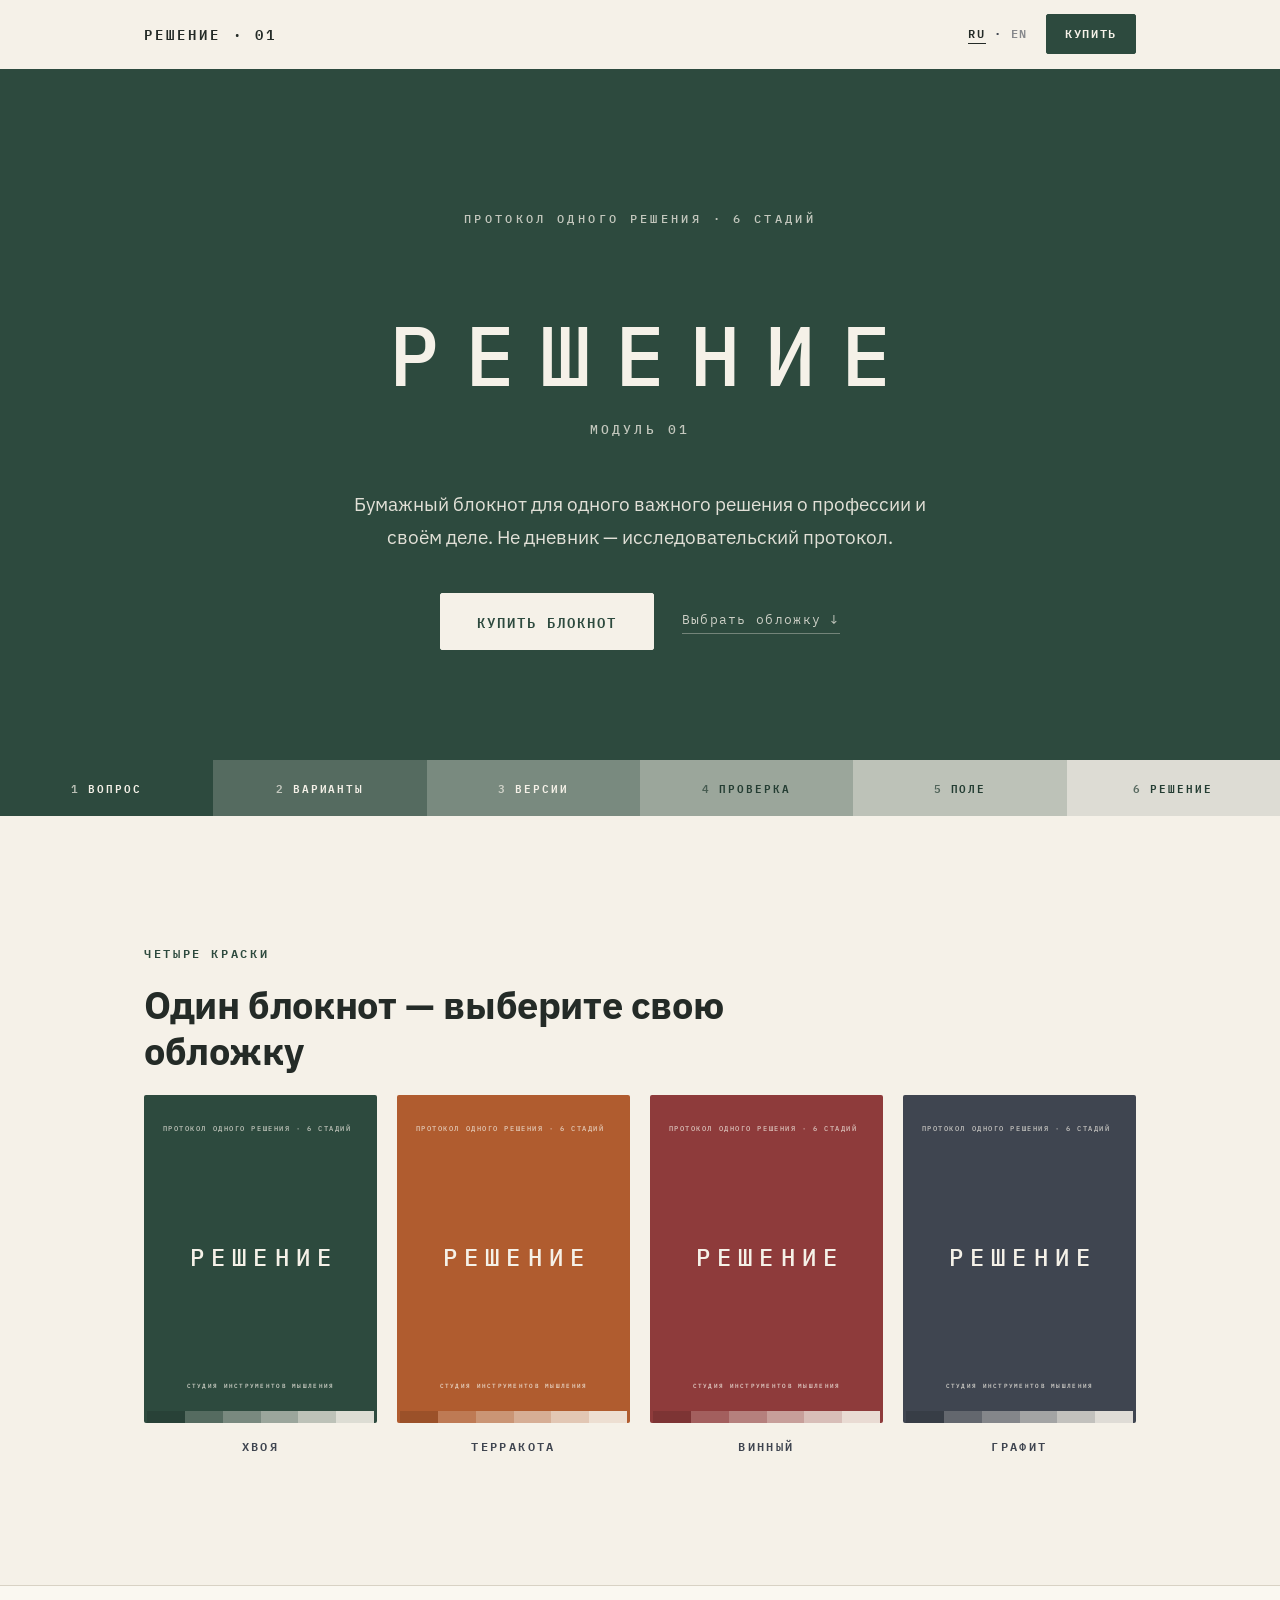
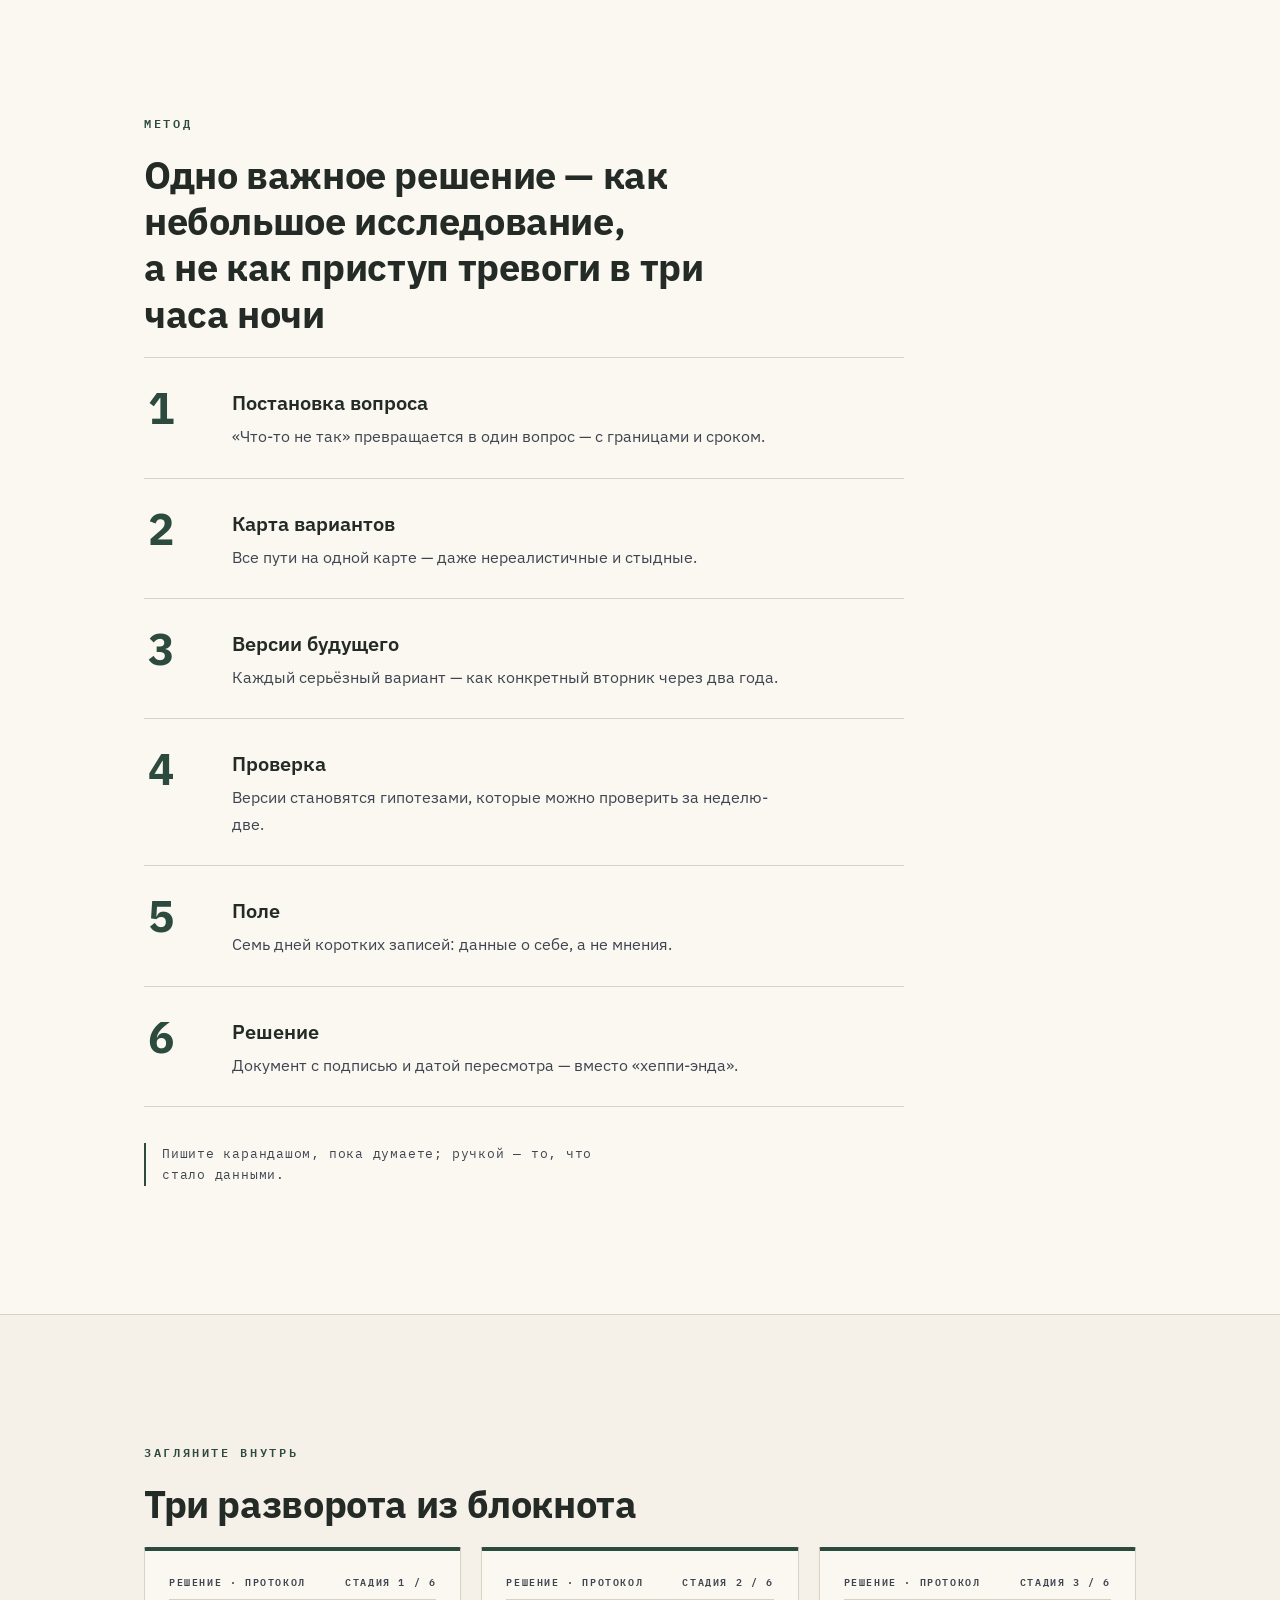
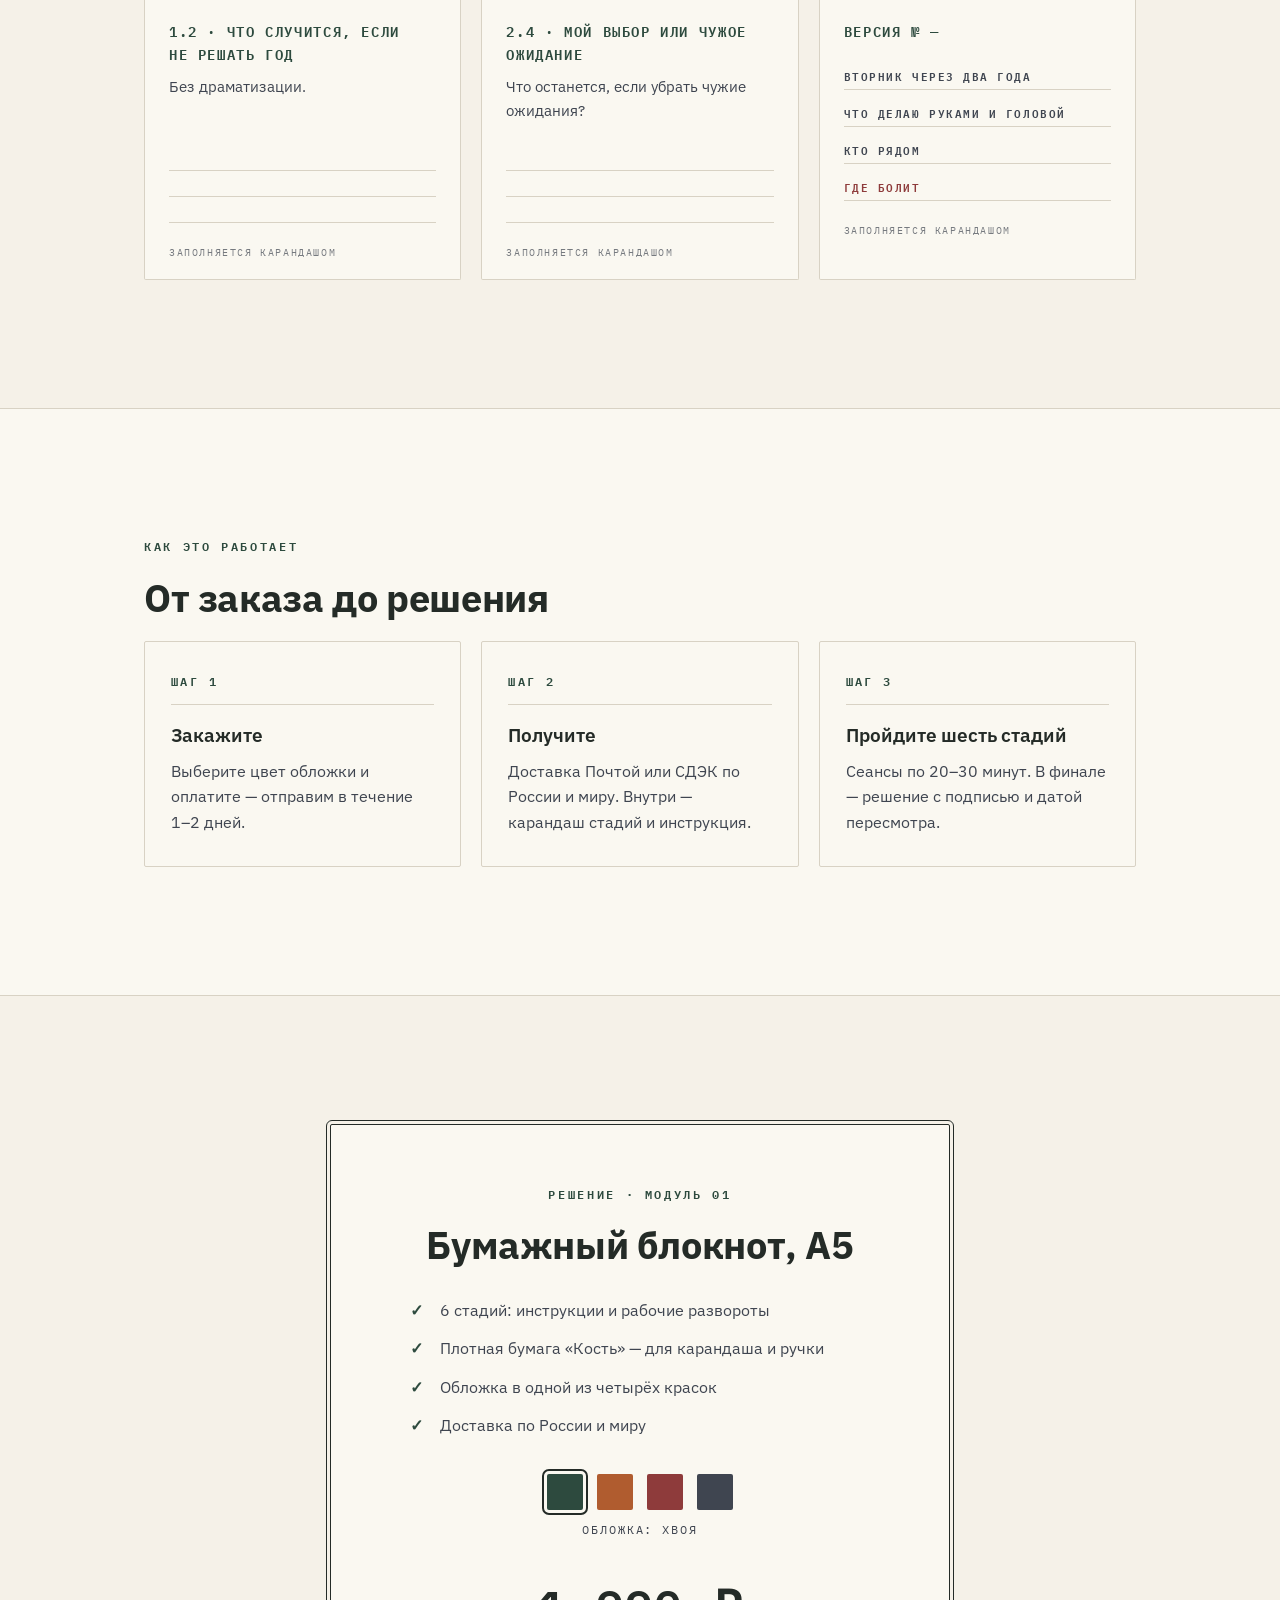
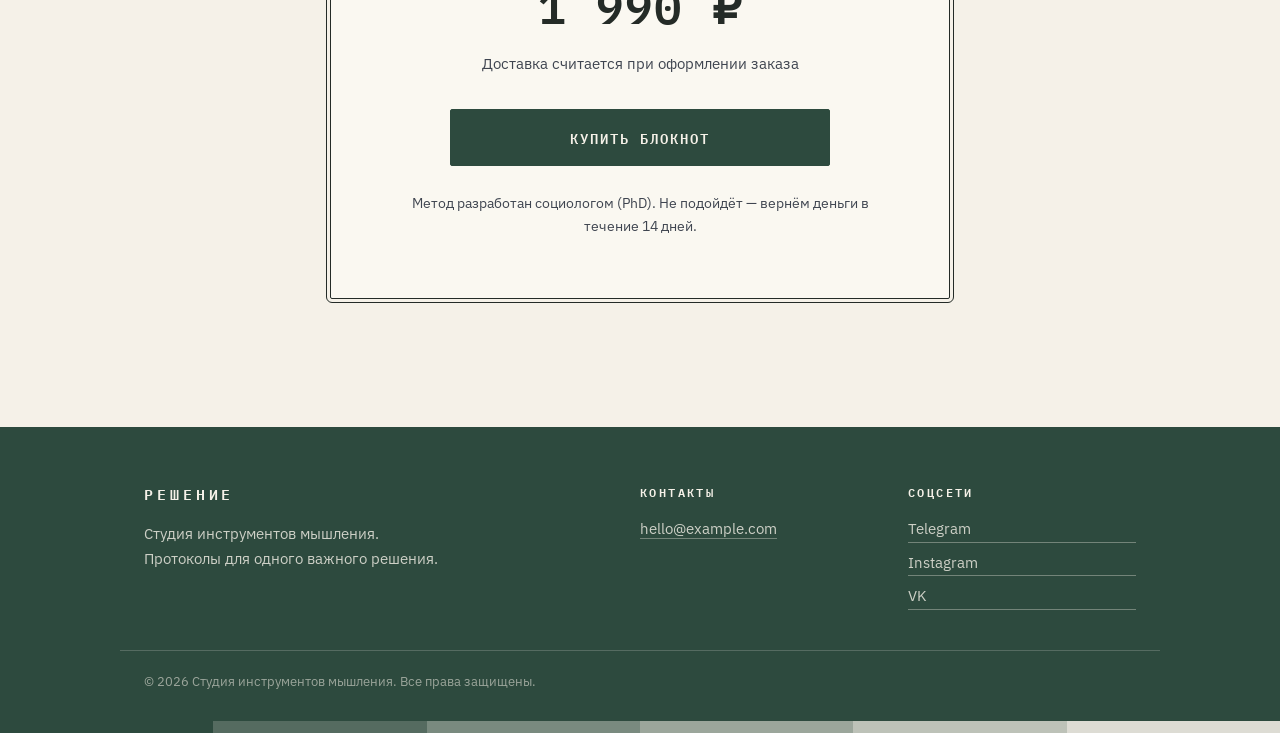
<file: index.html>
<!DOCTYPE html>
<html lang="ru">
<head>
  <meta charset="UTF-8">
  <meta name="viewport" content="width=device-width, initial-scale=1.0">

  <!-- SEO: заголовок и описание страницы (можно менять текст) -->
  <title>РЕШЕНИЕ · Модуль 01 — бумажный блокнот-протокол, 6 стадий</title>

  <!-- Языковые версии страницы — для поисковиков -->
  <link rel="alternate" hreflang="ru" href="index.html">
  <link rel="alternate" hreflang="en" href="en.html">
  <meta name="description" content="«Решение» — бумажный рефлексивный блокнот для одного важного решения о профессии и своём деле. Шесть стадий, четыре цвета обложки. Метод разработан социологом.">

  <!-- Шрифты блокнота: IBM Plex Sans + IBM Plex Mono.
       Подключены ЛОКАЛЬНО из папки fonts/ — без обращений к Google,
       поэтому сайт одинаково открывается в России и за рубежом. -->
  <link rel="stylesheet" href="fonts.css">

  <!-- Основные стили сайта -->
  <link rel="stylesheet" href="styles.css">

  <!-- Иконка вкладки: квадрат цвета хвои -->
  <link rel="icon" href="data:image/svg+xml,<svg xmlns='http://www.w3.org/2000/svg' viewBox='0 0 100 100'><rect width='100' height='100' fill='%232D4A3E'/><text x='50' y='68' font-size='52' text-anchor='middle' fill='%23F5F1E8' font-family='monospace'>Р</text></svg>">
</head>
<body>

  <!-- ============================================================
       ШАПКА: название слева, кнопка покупки справа
       ============================================================ -->
  <header class="site-header" id="site-header">
    <div class="container header-inner">
      <a href="#hero" class="logo">РЕШЕНИЕ&nbsp;·&nbsp;01</a>
      <nav class="header-right">
        <!-- Переключатель языка: текущий язык подсвечен -->
        <p class="lang"><a href="index.html" class="is-current">RU</a><span>·</span><a href="en.html">EN</a></p>
        <a href="#price" class="btn btn-small">Купить</a>
      </nav>
    </div>
  </header>

  <!-- ============================================================
       1. HERO — обложка блокнота, перенесённая в веб.
       Керн-шкала внизу — навигация по шести стадиям.
       ============================================================ -->
  <section class="hero" id="hero">
    <div class="container hero-inner">
      <p class="hero-topline">Протокол одного решения&nbsp;·&nbsp;6&nbsp;стадий</p>

      <h1 class="hero-title">Решение</h1>
      <p class="hero-module">Модуль 01</p>

      <p class="hero-subtitle">
        Бумажный блокнот для одного важного решения о профессии и своём деле.
        Не дневник — исследовательский протокол.
      </p>

      <div class="hero-actions">
        <a href="#price" class="btn btn-paper">Купить блокнот</a>
        <a href="#covers" class="hero-more">Выбрать обложку&nbsp;↓</a>
      </div>
    </div>

    <!-- Керн-шкала: шесть слоёв-растяжек, каждый ведёт к своей стадии -->
    <nav class="kern" aria-label="Шесть стадий">
      <a href="#stage-1" class="kern-seg kern-1"><span class="kern-num">1</span><span class="kern-label">Вопрос</span></a>
      <a href="#stage-2" class="kern-seg kern-2"><span class="kern-num">2</span><span class="kern-label">Варианты</span></a>
      <a href="#stage-3" class="kern-seg kern-3"><span class="kern-num">3</span><span class="kern-label">Версии</span></a>
      <a href="#stage-4" class="kern-seg kern-4"><span class="kern-num">4</span><span class="kern-label">Проверка</span></a>
      <a href="#stage-5" class="kern-seg kern-5"><span class="kern-num">5</span><span class="kern-label">Поле</span></a>
      <a href="#stage-6" class="kern-seg kern-6"><span class="kern-num">6</span><span class="kern-label">Решение</span></a>
    </nav>
  </section>

  <!-- ============================================================
       2. ОБЛОЖКИ — четыре краски серии.
       Пока обложки нарисованы кодом по печатному макету.
       КОГДА ПОЯВЯТСЯ ФОТОГРАФИИ: замените каждый <div class="cover">
       на <img src="photo-hvoya.jpg" alt="Блокнот «Решение», хвоя">
       (файлы фото положите рядом с index.html).
       Клик по обложке выбирает цвет и ведёт к покупке.
       ============================================================ -->
  <section class="section" id="covers">
    <div class="container">
      <p class="eyebrow">Четыре краски</p>
      <h2 class="section-title">Один блокнот&nbsp;— выберите свою обложку</h2>

      <div class="covers-grid">
        <!-- Обложка: хвоя -->
        <button class="cover-item" data-color="Хвоя" type="button">
          <span class="cover" style="--c:#2d4a3e">
            <span class="cover-top">Протокол одного решения · 6 стадий</span>
            <span class="cover-name">Решение</span>
            <span class="cover-studio">Студия инструментов мышления</span>
            <span class="cover-kern"><i></i><i></i><i></i><i></i><i></i><i></i></span>
          </span>
          <span class="cover-caption">Хвоя</span>
        </button>

        <!-- Обложка: терракота -->
        <button class="cover-item" data-color="Терракота" type="button">
          <span class="cover" style="--c:#b05c2f">
            <span class="cover-top">Протокол одного решения · 6 стадий</span>
            <span class="cover-name">Решение</span>
            <span class="cover-studio">Студия инструментов мышления</span>
            <span class="cover-kern"><i></i><i></i><i></i><i></i><i></i><i></i></span>
          </span>
          <span class="cover-caption">Терракота</span>
        </button>

        <!-- Обложка: винный -->
        <button class="cover-item" data-color="Винный" type="button">
          <span class="cover" style="--c:#8e3b3b">
            <span class="cover-top">Протокол одного решения · 6 стадий</span>
            <span class="cover-name">Решение</span>
            <span class="cover-studio">Студия инструментов мышления</span>
            <span class="cover-kern"><i></i><i></i><i></i><i></i><i></i><i></i></span>
          </span>
          <span class="cover-caption">Винный</span>
        </button>

        <!-- Обложка: графит -->
        <button class="cover-item" data-color="Графит" type="button">
          <span class="cover" style="--c:#3f4550">
            <span class="cover-top">Протокол одного решения · 6 стадий</span>
            <span class="cover-name">Решение</span>
            <span class="cover-studio">Студия инструментов мышления</span>
            <span class="cover-kern"><i></i><i></i><i></i><i></i><i></i><i></i></span>
          </span>
          <span class="cover-caption">Графит</span>
        </button>
      </div>
    </div>
  </section>

  <!-- ============================================================
       3. МЕТОД — шесть стадий, коротко
       ============================================================ -->
  <section class="section section-tinted" id="method">
    <div class="container">
      <p class="eyebrow">Метод</p>
      <h2 class="section-title">Одно важное решение&nbsp;— как небольшое исследование, а&nbsp;не&nbsp;как приступ тревоги в&nbsp;три часа ночи</h2>

      <!-- Шесть стадий: только название и одна строка -->
      <ol class="stages">
        <li class="stage" id="stage-1">
          <span class="stage-num">1</span>
          <div class="stage-body">
            <h3 class="stage-title">Постановка вопроса</h3>
            <p class="stage-text">«Что-то не так» превращается в один вопрос — с границами и сроком.</p>
          </div>
        </li>
        <li class="stage" id="stage-2">
          <span class="stage-num">2</span>
          <div class="stage-body">
            <h3 class="stage-title">Карта вариантов</h3>
            <p class="stage-text">Все пути на одной карте — даже нереалистичные и стыдные.</p>
          </div>
        </li>
        <li class="stage" id="stage-3">
          <span class="stage-num">3</span>
          <div class="stage-body">
            <h3 class="stage-title">Версии будущего</h3>
            <p class="stage-text">Каждый серьёзный вариант — как конкретный вторник через два года.</p>
          </div>
        </li>
        <li class="stage" id="stage-4">
          <span class="stage-num">4</span>
          <div class="stage-body">
            <h3 class="stage-title">Проверка</h3>
            <p class="stage-text">Версии становятся гипотезами, которые можно проверить за неделю-две.</p>
          </div>
        </li>
        <li class="stage" id="stage-5">
          <span class="stage-num">5</span>
          <div class="stage-body">
            <h3 class="stage-title">Поле</h3>
            <p class="stage-text">Семь дней коротких записей: данные о себе, а не мнения.</p>
          </div>
        </li>
        <li class="stage" id="stage-6">
          <span class="stage-num">6</span>
          <div class="stage-body">
            <h3 class="stage-title">Решение</h3>
            <p class="stage-text">Документ с подписью и датой пересмотра — вместо «хеппи-энда».</p>
          </div>
        </li>
      </ol>

      <p class="method-note">Пишите карандашом, пока думаете; ручкой&nbsp;— то, что стало данными.</p>
    </div>
  </section>

  <!-- ============================================================
       4. ТРИ РАЗВОРОТА ИЗ БЛОКНОТА
       ============================================================ -->
  <section class="section" id="inside">
    <div class="container">
      <p class="eyebrow">Загляните внутрь</p>
      <h2 class="section-title">Три разворота из&nbsp;блокнота</h2>

      <div class="grid grid-3">
        <article class="page-card">
          <p class="page-head"><span>Решение · протокол</span><span>Стадия 1 / 6</span></p>
          <p class="page-num">1.2 · Что случится, если не&nbsp;решать год</p>
          <p class="page-hint">Без драматизации.</p>
          <div class="page-lines" aria-hidden="true"><i></i><i></i><i></i></div>
          <p class="page-foot">Заполняется карандашом</p>
        </article>

        <article class="page-card">
          <p class="page-head"><span>Решение · протокол</span><span>Стадия 2 / 6</span></p>
          <p class="page-num">2.4 · Мой выбор или чужое ожидание</p>
          <p class="page-hint">Что останется, если убрать чужие ожидания?</p>
          <div class="page-lines" aria-hidden="true"><i></i><i></i><i></i></div>
          <p class="page-foot">Заполняется карандашом</p>
        </article>

        <article class="page-card">
          <p class="page-head"><span>Решение · протокол</span><span>Стадия 3 / 6</span></p>
          <p class="page-num">Версия №&nbsp;—</p>
          <ul class="page-fields">
            <li>Вторник через два года</li>
            <li>Что делаю руками и головой</li>
            <li>Кто рядом</li>
            <li class="page-field-accent">Где болит</li>
          </ul>
          <p class="page-foot">Заполняется карандашом</p>
        </article>
      </div>
    </div>
  </section>

  <!-- ============================================================
       5. КАК ЭТО РАБОТАЕТ — три шага от заказа до решения
       ============================================================ -->
  <section class="section section-tinted" id="how">
    <div class="container">
      <p class="eyebrow">Как это работает</p>
      <h2 class="section-title">От заказа до решения</h2>

      <div class="grid grid-3">
        <div class="card">
          <p class="card-index">Шаг 1</p>
          <h3 class="card-title">Закажите</h3>
          <p class="card-text">Выберите цвет обложки и оплатите — отправим в течение 1–2 дней.</p>
        </div>
        <div class="card">
          <p class="card-index">Шаг 2</p>
          <h3 class="card-title">Получите</h3>
          <p class="card-text">Доставка Почтой или СДЭК по России и миру. Внутри — карандаш стадий и инструкция.</p>
        </div>
        <div class="card">
          <p class="card-index">Шаг 3</p>
          <h3 class="card-title">Пройдите шесть стадий</h3>
          <p class="card-text">Сеансы по 20–30 минут. В финале — решение с подписью и датой пересмотра.</p>
        </div>
      </div>
    </div>
  </section>

  <!-- ============================================================
       6. ЦЕНА И ПОКУПКА — «рамка документа» из финала блокнота
       ============================================================ -->
  <section class="section" id="price">
    <div class="container">
      <div class="price-card">
        <p class="eyebrow">Решение · Модуль 01</p>
        <h2 class="section-title price-title">Бумажный блокнот, A5</h2>

        <ul class="price-list">
          <li>6 стадий: инструкции и рабочие развороты</li>
          <li>Плотная бумага «Кость» — для карандаша и ручки</li>
          <li>Обложка в одной из четырёх красок</li>
          <li>Доставка по России и миру</li>
        </ul>

        <!-- Выбор цвета обложки. Выбранный цвет подставляется в строку ниже.
             Клик по большим обложкам выше тоже выбирает цвет. -->
        <div class="swatches" role="group" aria-label="Цвет обложки">
          <button class="swatch is-selected" data-color="Хвоя" type="button" style="--c:#2d4a3e" aria-label="Хвоя"></button>
          <button class="swatch" data-color="Терракота" type="button" style="--c:#b05c2f" aria-label="Терракота"></button>
          <button class="swatch" data-color="Винный" type="button" style="--c:#8e3b3b" aria-label="Винный"></button>
          <button class="swatch" data-color="Графит" type="button" style="--c:#3f4550" aria-label="Графит"></button>
        </div>
        <p class="swatch-caption">Обложка: <span id="selected-color">Хвоя</span></p>

        <!-- Цена. Поменяйте цифру на свою. -->
        <p class="price-amount">1 990 ₽</p>
        <p class="price-note">Доставка считается при оформлении заказа</p>

        <!--
          КНОПКА ОПЛАТЫ — ГЛАВНОЕ МЕСТО ДЛЯ ЗАМЕНЫ ССЫЛКИ.
          Вместо "#" вставьте свою платёжную ссылку, например:
          - ЮKassa:               https://yookassa.ru/my/i/xxxxxx
          - Тинькофф (Т-Касса):   https://securepay.tinkoff.ru/xxxxx
          - Stripe Payment Link:  https://buy.stripe.com/xxxxxx
        -->
        <a href="#" class="btn btn-buy" target="_blank" rel="noopener">Купить блокнот</a>

        <p class="price-guarantee">Метод разработан социологом (PhD). Не подойдёт&nbsp;— вернём деньги в течение 14&nbsp;дней.</p>
      </div>
    </div>
  </section>

  <!-- ============================================================
       7. ФУТЕР — контакты и соцсети
       ============================================================ -->
  <footer class="site-footer">
    <div class="container footer-inner">
      <div>
        <p class="footer-brand">Решение</p>
        <p class="footer-text">Студия инструментов мышления.<br>Протоколы для одного важного решения.</p>
      </div>

      <div>
        <p class="footer-heading">Контакты</p>
        <!-- Замените на свою почту -->
        <p class="footer-text"><a href="mailto:hello@example.com">hello@example.com</a></p>
      </div>

      <div>
        <p class="footer-heading">Соцсети</p>
        <!-- Замените "#" на ссылки на свои профили -->
        <p class="footer-text footer-socials">
          <a href="#" rel="noopener">Telegram</a>
          <a href="#" rel="noopener">Instagram</a>
          <a href="#" rel="noopener">VK</a>
        </p>
      </div>
    </div>

    <div class="container footer-bottom">
      <p>© 2026 Студия инструментов мышления. Все права защищены.</p>
    </div>

    <!-- Керн-шкала по нижнему обрезу — как на обложке -->
    <div class="kern kern-footer" aria-hidden="true">
      <span class="kern-seg kern-1"></span><span class="kern-seg kern-2"></span><span class="kern-seg kern-3"></span><span class="kern-seg kern-4"></span><span class="kern-seg kern-5"></span><span class="kern-seg kern-6"></span>
    </div>
  </footer>

  <!-- Скрипт: тень у шапки, выбор цвета обложки, заглушка кнопки оплаты -->
  <script src="script.js"></script>
</body>
</html>
</file>
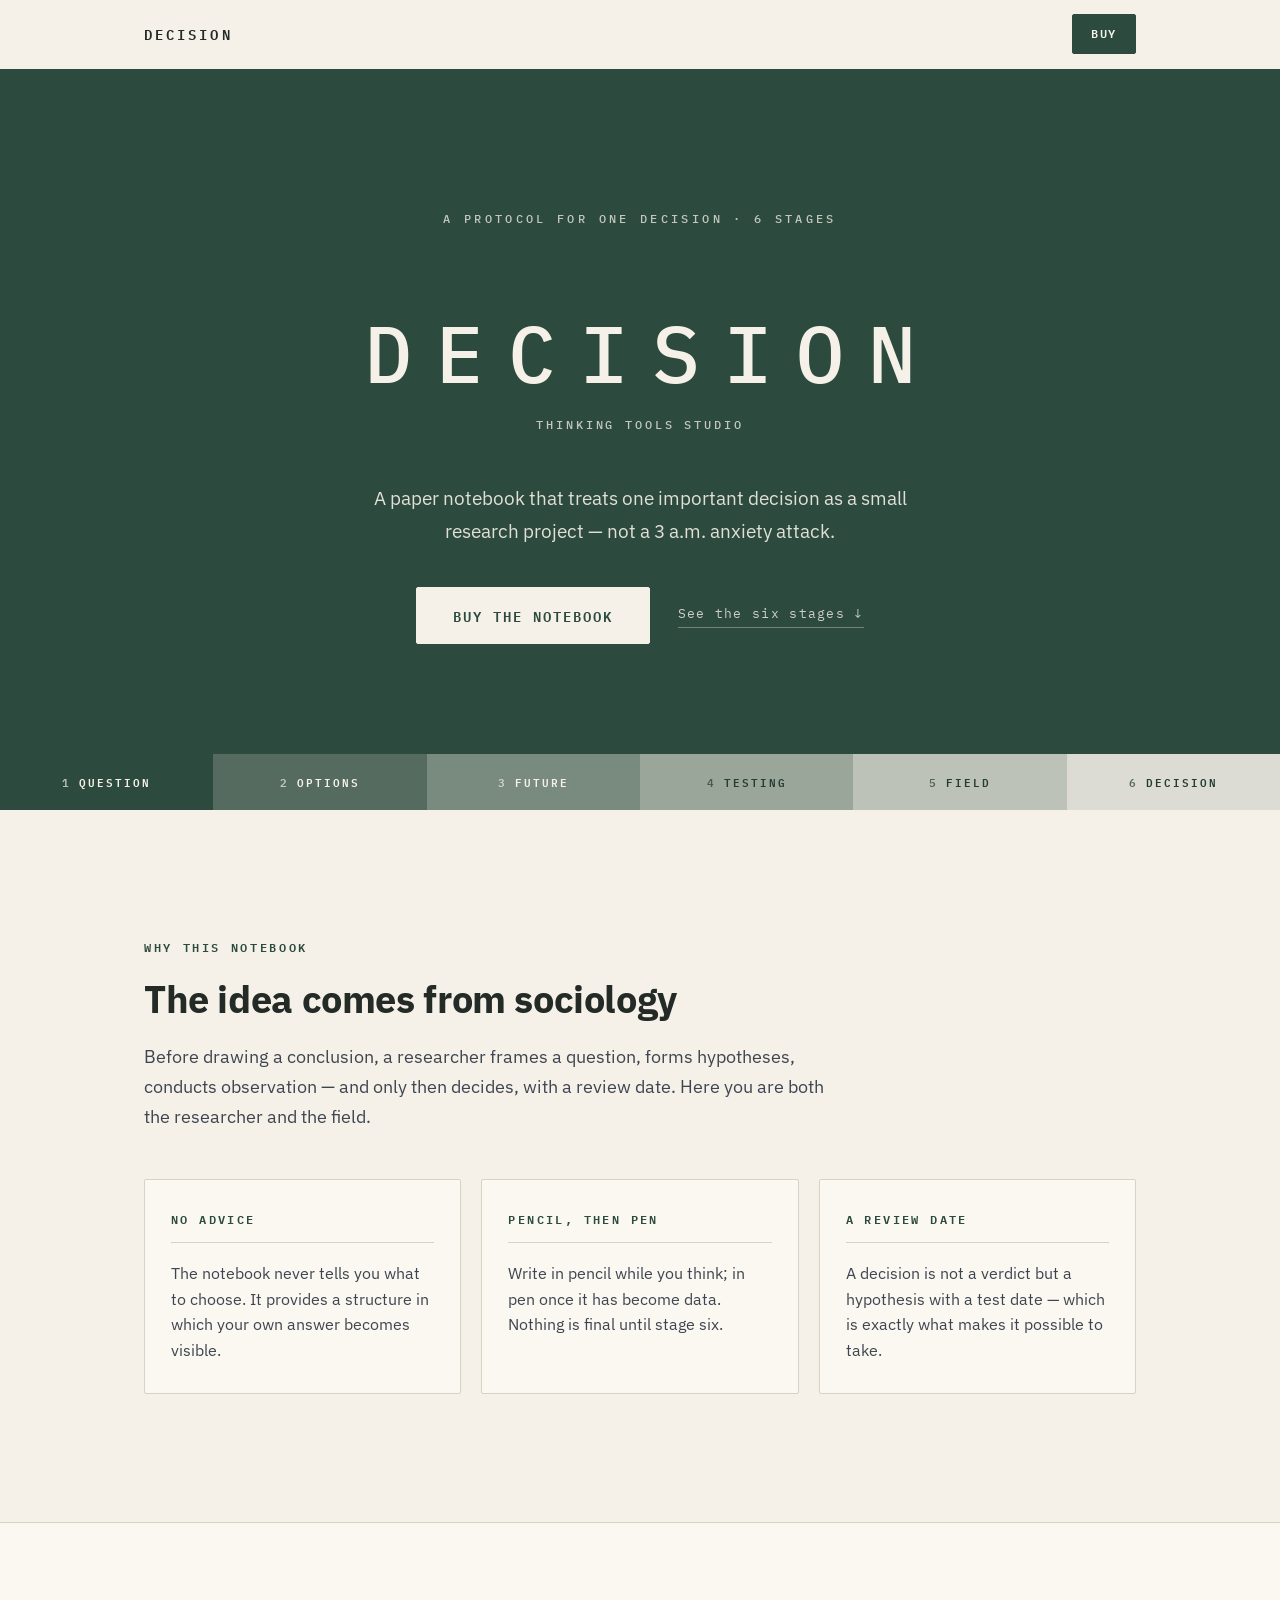
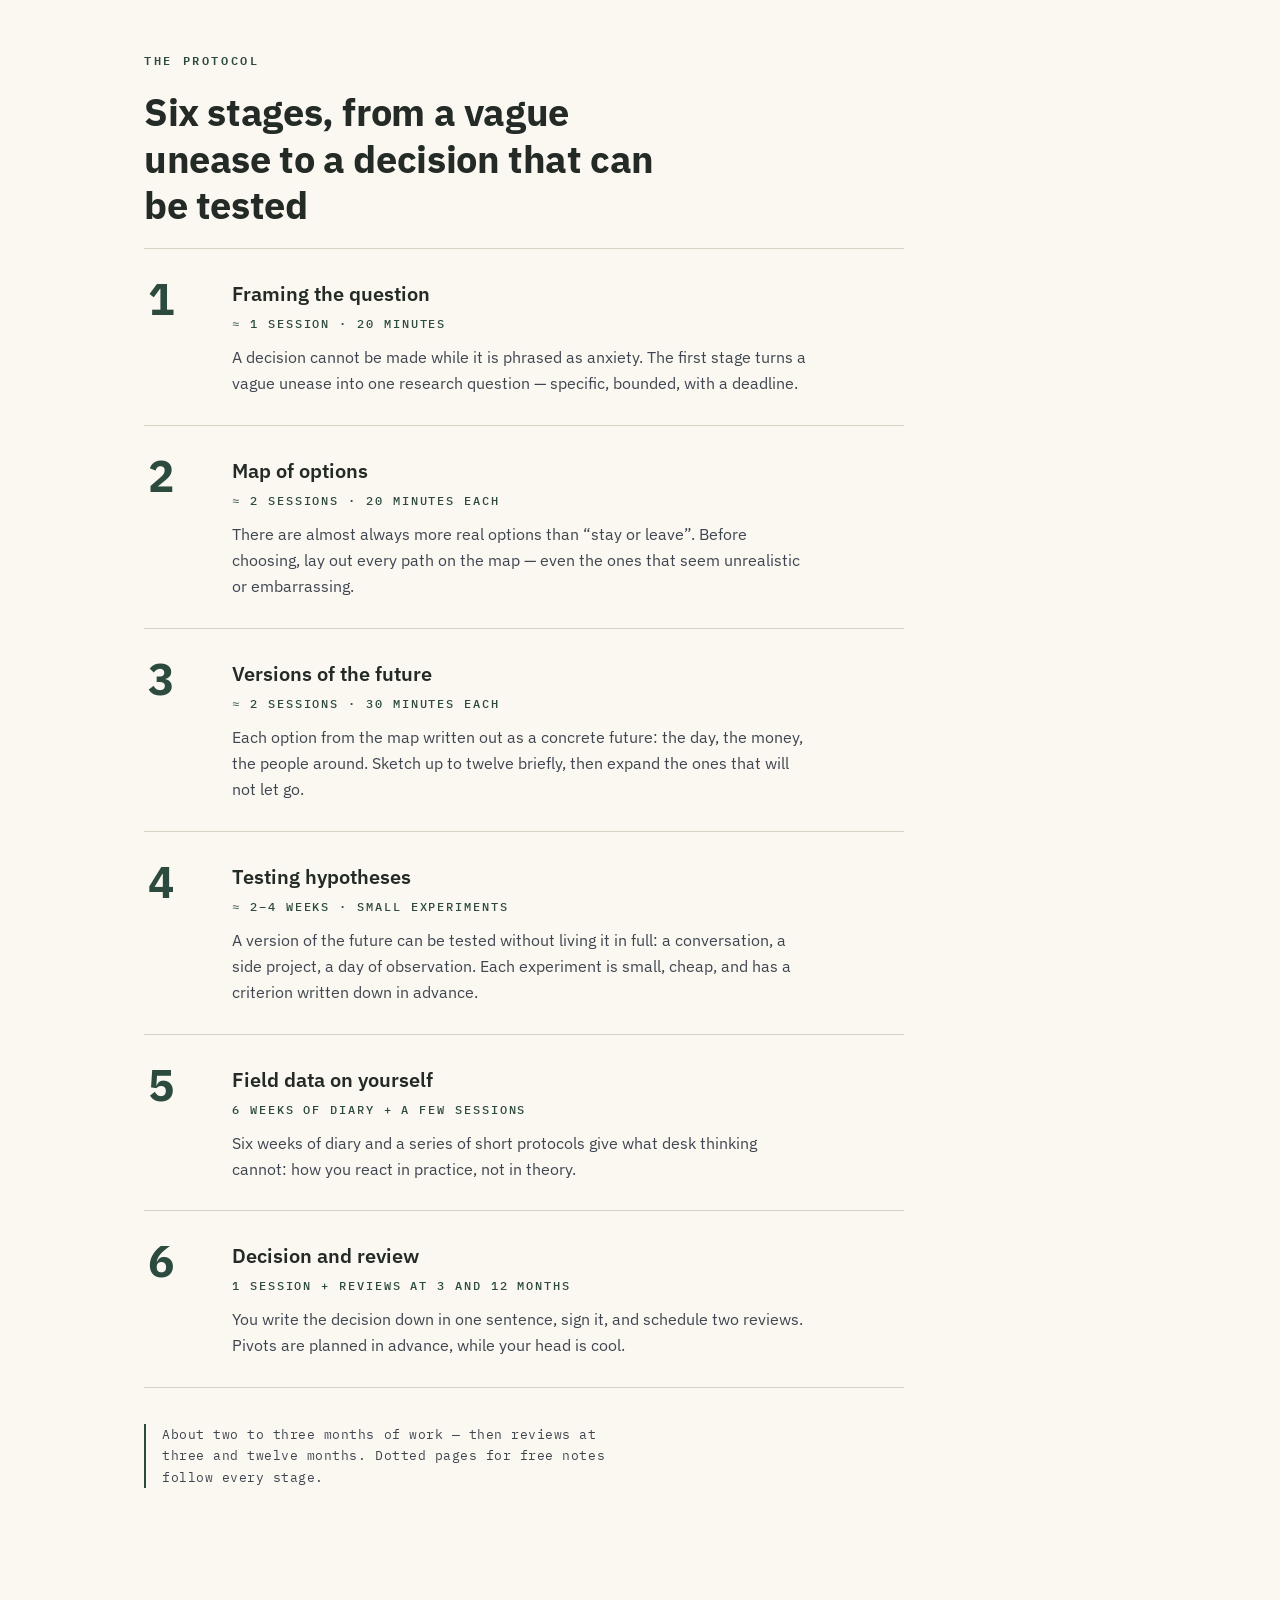
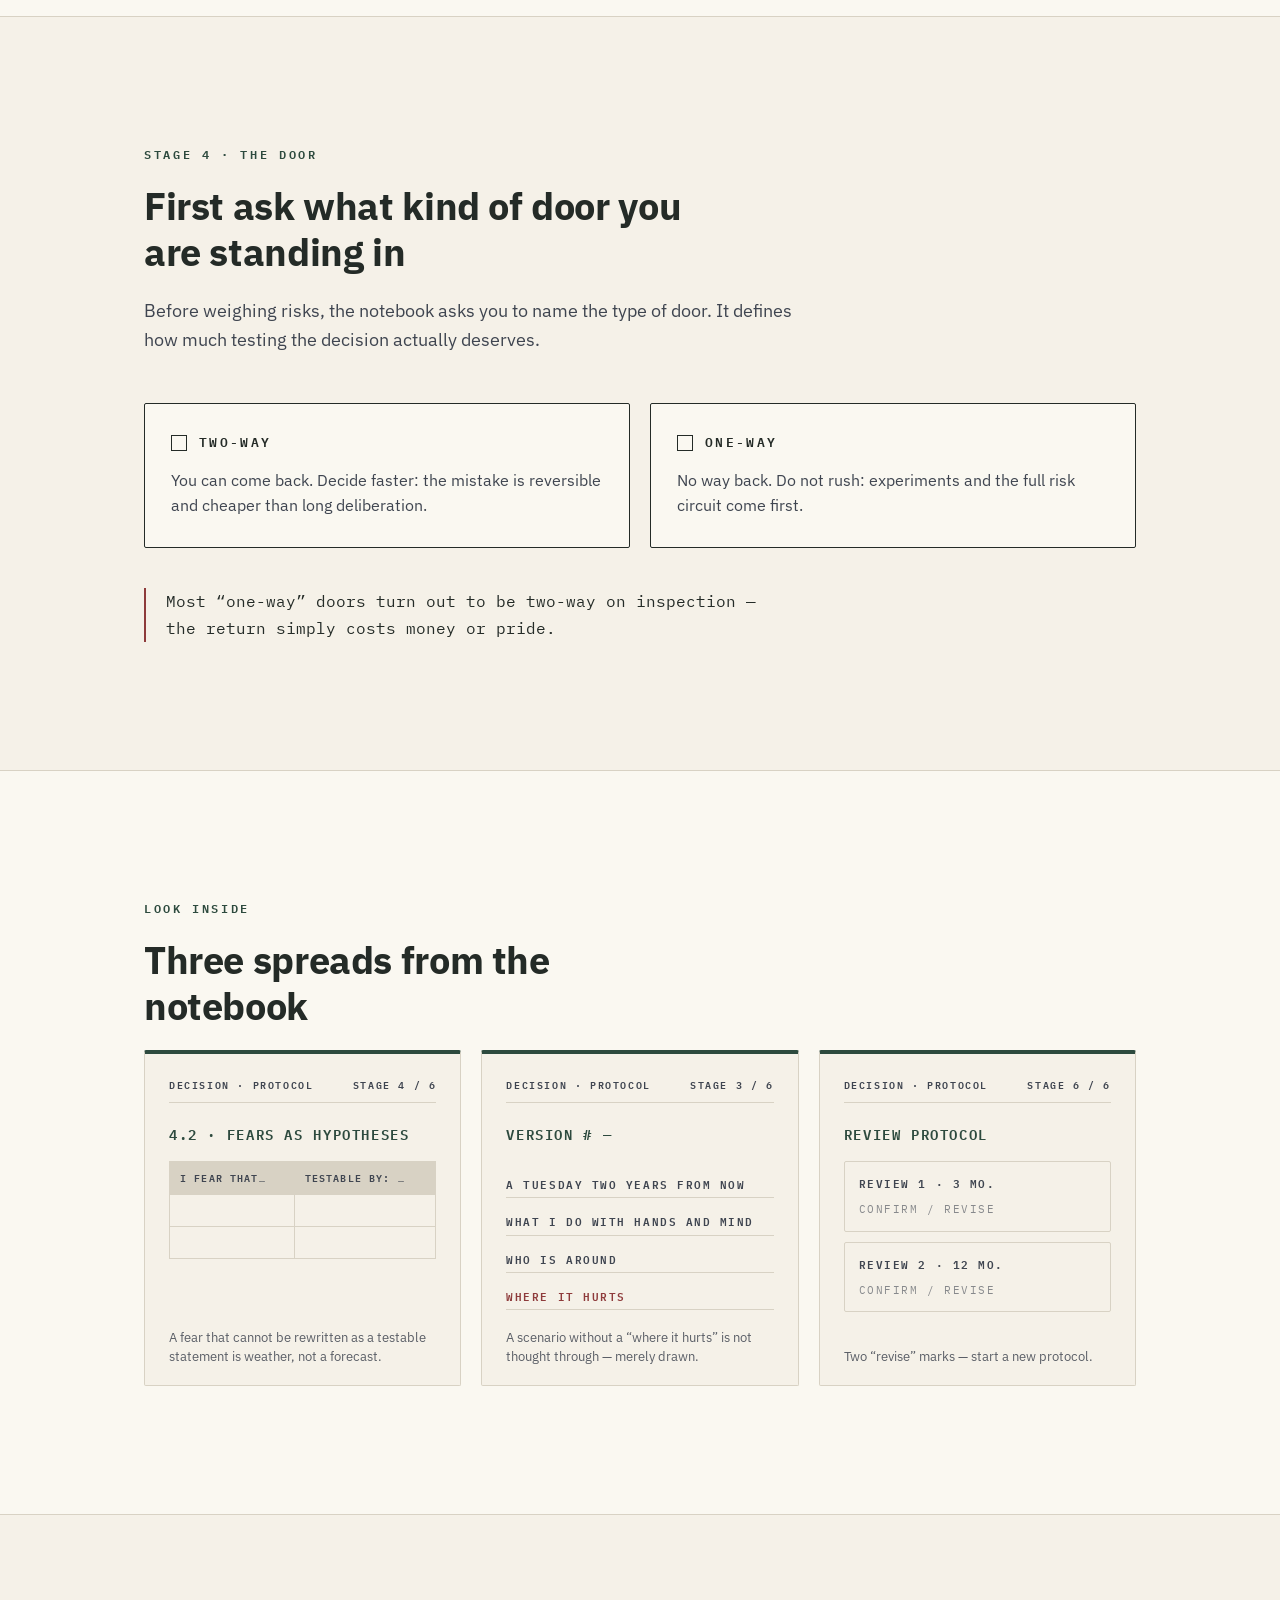
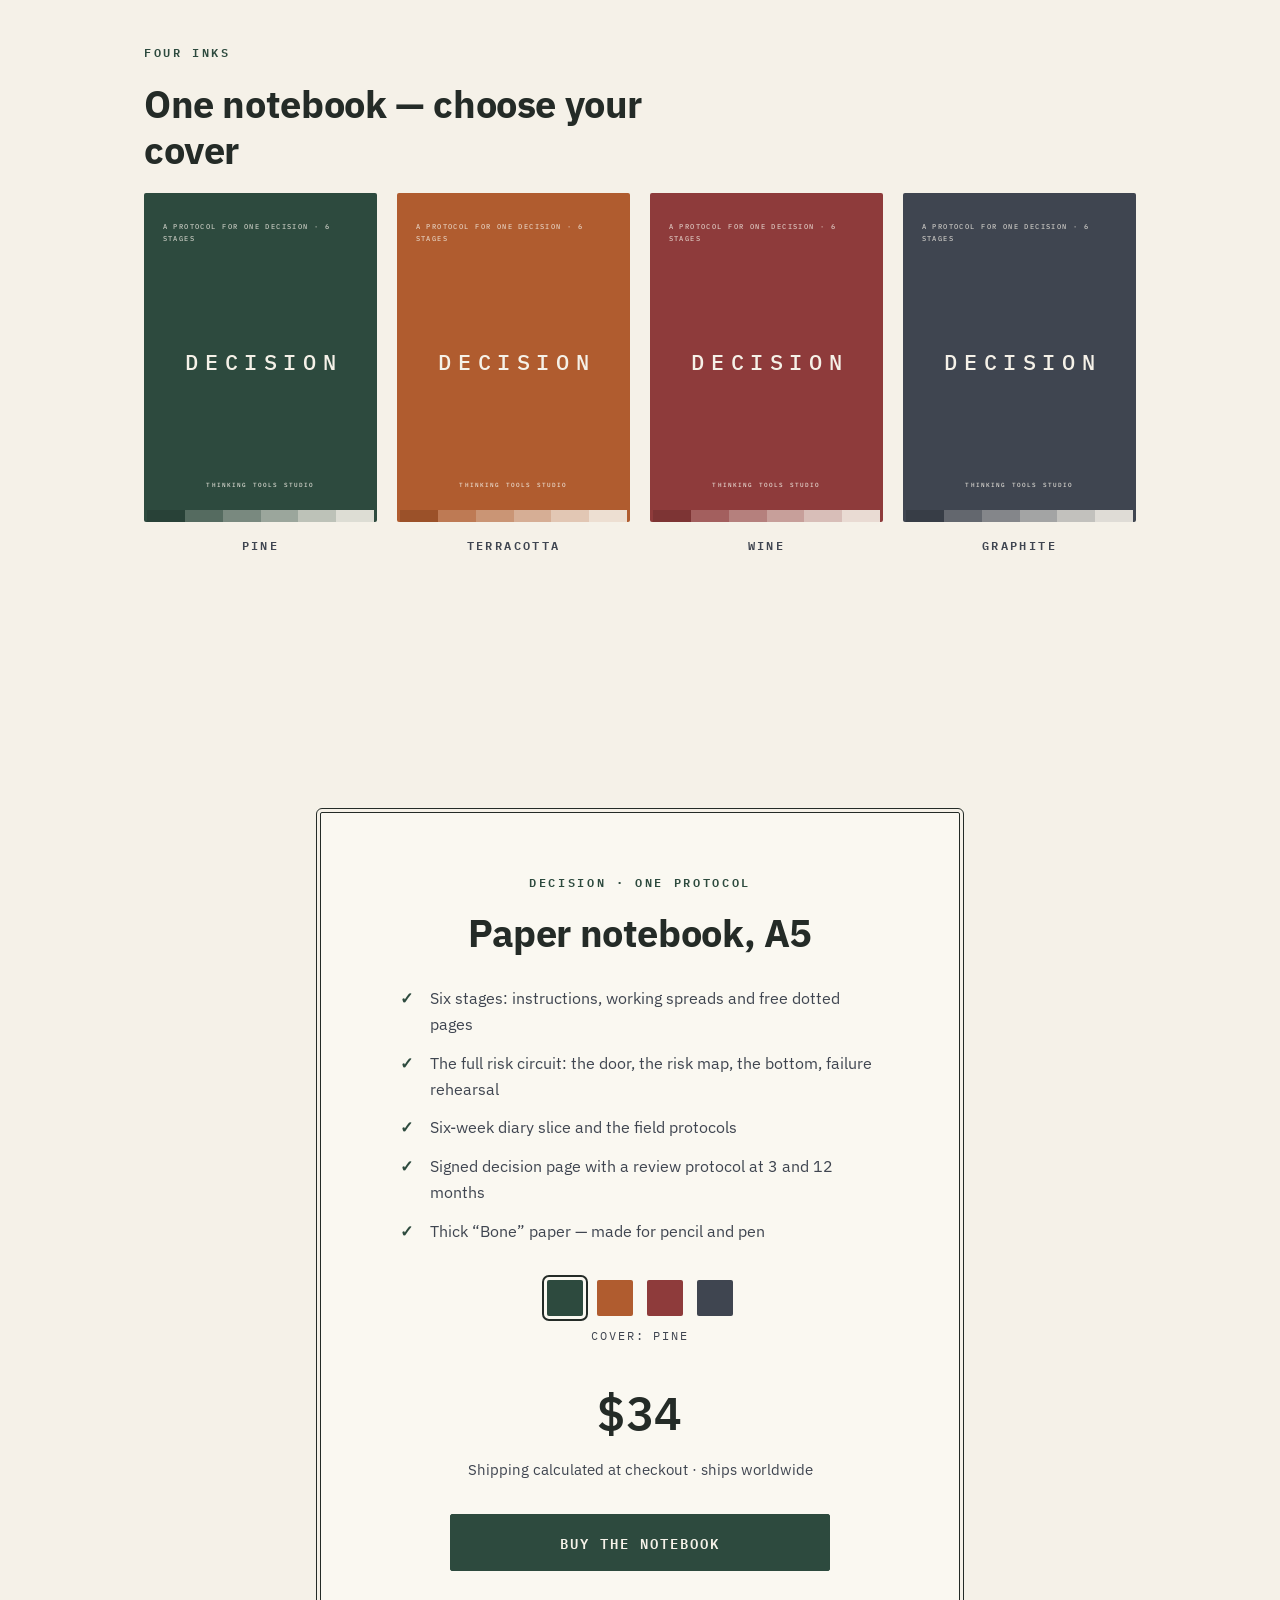
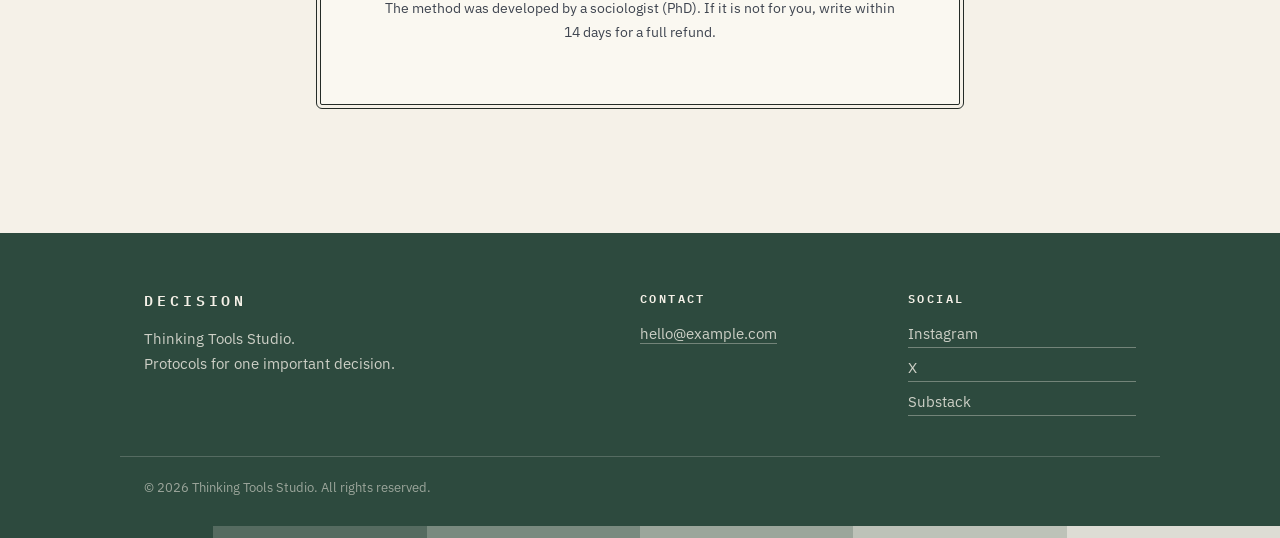
<file: en/index.html>
<!DOCTYPE html>
<html lang="en">
<head>
  <meta charset="UTF-8">
  <meta name="viewport" content="width=device-width, initial-scale=1.0">

  <!-- SEO: page title and description (edit freely) -->
  <title>DECISION — a paper notebook for one important decision, in six stages</title>
  <meta name="description" content="DECISION is a paper notebook that treats one important decision as a small research project: six stages from framing the question to a signed decision with a review date. Thinking Tools Studio.">

  <!-- Fonts loaded locally from the fonts/ folder — no external requests -->
  <link rel="stylesheet" href="fonts.css">
  <link rel="stylesheet" href="styles.css">

  <!-- Browser tab icon: pine square -->
  <link rel="icon" href="data:image/svg+xml,<svg xmlns='http://www.w3.org/2000/svg' viewBox='0 0 100 100'><rect width='100' height='100' fill='%232D4A3E'/><text x='50' y='70' font-size='56' text-anchor='middle' fill='%23F5F1E8' font-family='monospace'>D</text></svg>">
</head>
<body>

  <!-- ============================================================
       HEADER
       ============================================================ -->
  <header class="site-header" id="site-header">
    <div class="container header-inner">
      <a href="#hero" class="logo">Decision</a>
      <a href="#buy" class="btn btn-small">Buy</a>
    </div>
  </header>

  <!-- ============================================================
       1. HERO — the notebook cover, translated to the web.
       The kern scale doubles as navigation across the six stages.
       ============================================================ -->
  <section class="hero" id="hero">
    <div class="container hero-inner">
      <p class="hero-topline">A protocol for one decision&nbsp;·&nbsp;6&nbsp;stages</p>

      <h1 class="hero-title">Decision</h1>
      <p class="hero-studio">Thinking Tools Studio</p>

      <p class="hero-subtitle">
        A paper notebook that treats one important decision as a small
        research project&nbsp;— not a 3&nbsp;a.m. anxiety attack.
      </p>

      <div class="hero-actions">
        <a href="#buy" class="btn btn-paper">Buy the notebook</a>
        <a href="#stages" class="hero-more">See the six stages&nbsp;↓</a>
      </div>
    </div>

    <!-- Kern scale: six tints of the cover ink, each links to its stage -->
    <nav class="kern" aria-label="The six stages">
      <a href="#stage-1" class="kern-seg kern-1"><span class="kern-num">1</span><span class="kern-label">Question</span></a>
      <a href="#stage-2" class="kern-seg kern-2"><span class="kern-num">2</span><span class="kern-label">Options</span></a>
      <a href="#stage-3" class="kern-seg kern-3"><span class="kern-num">3</span><span class="kern-label">Future</span></a>
      <a href="#stage-4" class="kern-seg kern-4"><span class="kern-num">4</span><span class="kern-label">Testing</span></a>
      <a href="#stage-5" class="kern-seg kern-5"><span class="kern-num">5</span><span class="kern-label">Field</span></a>
      <a href="#stage-6" class="kern-seg kern-6"><span class="kern-num">6</span><span class="kern-label">Decision</span></a>
    </nav>
  </section>

  <!-- ============================================================
       2. WHY THIS NOTEBOOK — the method, in the notebook's own words
       ============================================================ -->
  <section class="section" id="why">
    <div class="container">
      <p class="eyebrow">Why this notebook</p>
      <h2 class="section-title">The idea comes from sociology</h2>
      <p class="section-lead">
        Before drawing a conclusion, a researcher frames a question, forms
        hypotheses, conducts observation — and only then decides, with a
        review date. Here you are both the researcher and the field.
      </p>

      <div class="grid grid-3">
        <div class="card">
          <p class="card-index">No advice</p>
          <p class="card-text">The notebook never tells you what to choose. It provides a structure in which your own answer becomes visible.</p>
        </div>
        <div class="card">
          <p class="card-index">Pencil, then pen</p>
          <p class="card-text">Write in pencil while you think; in pen once it has become data. Nothing is final until stage six.</p>
        </div>
        <div class="card">
          <p class="card-index">A review date</p>
          <p class="card-text">A decision is not a verdict but a hypothesis with a test date — which is exactly what makes it possible to take.</p>
        </div>
      </div>
    </div>
  </section>

  <!-- ============================================================
       3. THE SIX STAGES — real titles and timings from the notebook
       ============================================================ -->
  <section class="section section-tinted" id="stages">
    <div class="container">
      <p class="eyebrow">The protocol</p>
      <h2 class="section-title">Six stages, from a vague unease to a decision that can be tested</h2>

      <ol class="stages">
        <li class="stage" id="stage-1">
          <span class="stage-num">1</span>
          <div class="stage-body">
            <h3 class="stage-title">Framing the question</h3>
            <p class="stage-meta">≈ 1 session · 20 minutes</p>
            <p class="stage-text">A decision cannot be made while it is phrased as anxiety. The first stage turns a vague unease into one research question — specific, bounded, with a deadline.</p>
          </div>
        </li>
        <li class="stage" id="stage-2">
          <span class="stage-num">2</span>
          <div class="stage-body">
            <h3 class="stage-title">Map of options</h3>
            <p class="stage-meta">≈ 2 sessions · 20 minutes each</p>
            <p class="stage-text">There are almost always more real options than “stay or leave”. Before choosing, lay out every path on the map — even the ones that seem unrealistic or embarrassing.</p>
          </div>
        </li>
        <li class="stage" id="stage-3">
          <span class="stage-num">3</span>
          <div class="stage-body">
            <h3 class="stage-title">Versions of the future</h3>
            <p class="stage-meta">≈ 2 sessions · 30 minutes each</p>
            <p class="stage-text">Each option from the map written out as a concrete future: the day, the money, the people around. Sketch up to twelve briefly, then expand the ones that will not let go.</p>
          </div>
        </li>
        <li class="stage" id="stage-4">
          <span class="stage-num">4</span>
          <div class="stage-body">
            <h3 class="stage-title">Testing hypotheses</h3>
            <p class="stage-meta">≈ 2–4 weeks · small experiments</p>
            <p class="stage-text">A version of the future can be tested without living it in full: a conversation, a side project, a day of observation. Each experiment is small, cheap, and has a criterion written down in advance.</p>
          </div>
        </li>
        <li class="stage" id="stage-5">
          <span class="stage-num">5</span>
          <div class="stage-body">
            <h3 class="stage-title">Field data on yourself</h3>
            <p class="stage-meta">6 weeks of diary + a few sessions</p>
            <p class="stage-text">Six weeks of diary and a series of short protocols give what desk thinking cannot: how you react in practice, not in theory.</p>
          </div>
        </li>
        <li class="stage" id="stage-6">
          <span class="stage-num">6</span>
          <div class="stage-body">
            <h3 class="stage-title">Decision and review</h3>
            <p class="stage-meta">1 session + reviews at 3 and 12 months</p>
            <p class="stage-text">You write the decision down in one sentence, sign it, and schedule two reviews. Pivots are planned in advance, while your head is cool.</p>
          </div>
        </li>
      </ol>

      <p class="method-note">About two to three months of work — then reviews at three and twelve months. Dotted pages for free notes follow every stage.</p>
    </div>
  </section>

  <!-- ============================================================
       4. FEATURE BLOCK — “The door”, stage 4.4.
       The most distinctive tool in the notebook, given its own space.
       ============================================================ -->
  <section class="section" id="door">
    <div class="container">
      <p class="eyebrow">Stage 4 · the door</p>
      <h2 class="section-title">First ask what kind of door you are standing in</h2>
      <p class="section-lead">
        Before weighing risks, the notebook asks you to name the type of door.
        It defines how much testing the decision actually deserves.
      </p>

      <div class="doors">
        <div class="door">
          <p class="door-type">Two-way</p>
          <p class="door-text">You can come back. Decide faster: the mistake is reversible and cheaper than long deliberation.</p>
        </div>
        <div class="door">
          <p class="door-type">One-way</p>
          <p class="door-text">No way back. Do not rush: experiments and the full risk circuit come first.</p>
        </div>
      </div>

      <p class="pull-quote">Most “one-way” doors turn out to be two-way on inspection — the return simply costs money or pride.</p>
    </div>
  </section>

  <!-- ============================================================
       5. LOOK INSIDE — three real spreads from the notebook
       ============================================================ -->
  <section class="section section-tinted" id="inside">
    <div class="container">
      <p class="eyebrow">Look inside</p>
      <h2 class="section-title">Three spreads from the notebook</h2>

      <div class="grid grid-3">
        <!-- Stage 4.2 -->
        <article class="page-card">
          <p class="page-head"><span>Decision · protocol</span><span>Stage 4 / 6</span></p>
          <p class="page-num">4.2 · Fears as hypotheses</p>
          <table class="page-table">
            <tr><th>I fear that…</th><th>Testable by: …</th></tr>
            <tr><td></td><td></td></tr>
            <tr><td></td><td></td></tr>
          </table>
          <p class="page-foot">A fear that cannot be rewritten as a testable statement is weather, not a forecast.</p>
        </article>

        <!-- Stage 3, version spread -->
        <article class="page-card">
          <p class="page-head"><span>Decision · protocol</span><span>Stage 3 / 6</span></p>
          <p class="page-num">Version&nbsp;#&nbsp;—</p>
          <ul class="page-fields">
            <li>A Tuesday two years from now</li>
            <li>What I do with hands and mind</li>
            <li>Who is around</li>
            <li class="page-field-accent">Where it hurts</li>
          </ul>
          <p class="page-foot">A scenario without a “where it hurts” is not thought through — merely drawn.</p>
        </article>

        <!-- Stage 6, review protocol -->
        <article class="page-card">
          <p class="page-head"><span>Decision · protocol</span><span>Stage 6 / 6</span></p>
          <p class="page-num">Review protocol</p>
          <div class="reviews">
            <div class="review"><span>Review 1 · 3 mo.</span><span class="review-marks">confirm&nbsp;/&nbsp;revise</span></div>
            <div class="review"><span>Review 2 · 12 mo.</span><span class="review-marks">confirm&nbsp;/&nbsp;revise</span></div>
          </div>
          <p class="page-foot">Two “revise” marks — start a new protocol.</p>
        </article>
      </div>
    </div>
  </section>

  <!-- ============================================================
       6. COVERS — the four inks of the series.
       Covers are drawn in code from the print layout for now.
       WHEN PHOTOS ARRIVE: replace each <span class="cover"> block with
       <img src="photo-pine.jpg" alt="DECISION notebook, pine cover">
       and put the photo files in this folder.
       ============================================================ -->
  <section class="section" id="covers">
    <div class="container">
      <p class="eyebrow">Four inks</p>
      <h2 class="section-title">One notebook — choose your cover</h2>

      <div class="covers-grid">
        <button class="cover-item" data-color="Pine" type="button">
          <span class="cover" style="--c:#2d4a3e">
            <span class="cover-top">A protocol for one decision · 6 stages</span>
            <span class="cover-name">Decision</span>
            <span class="cover-studio">Thinking Tools Studio</span>
            <span class="cover-kern"><i></i><i></i><i></i><i></i><i></i><i></i></span>
          </span>
          <span class="cover-caption">Pine</span>
        </button>

        <button class="cover-item" data-color="Terracotta" type="button">
          <span class="cover" style="--c:#b05c2f">
            <span class="cover-top">A protocol for one decision · 6 stages</span>
            <span class="cover-name">Decision</span>
            <span class="cover-studio">Thinking Tools Studio</span>
            <span class="cover-kern"><i></i><i></i><i></i><i></i><i></i><i></i></span>
          </span>
          <span class="cover-caption">Terracotta</span>
        </button>

        <button class="cover-item" data-color="Wine" type="button">
          <span class="cover" style="--c:#8e3b3b">
            <span class="cover-top">A protocol for one decision · 6 stages</span>
            <span class="cover-name">Decision</span>
            <span class="cover-studio">Thinking Tools Studio</span>
            <span class="cover-kern"><i></i><i></i><i></i><i></i><i></i><i></i></span>
          </span>
          <span class="cover-caption">Wine</span>
        </button>

        <button class="cover-item" data-color="Graphite" type="button">
          <span class="cover" style="--c:#3f4550">
            <span class="cover-top">A protocol for one decision · 6 stages</span>
            <span class="cover-name">Decision</span>
            <span class="cover-studio">Thinking Tools Studio</span>
            <span class="cover-kern"><i></i><i></i><i></i><i></i><i></i><i></i></span>
          </span>
          <span class="cover-caption">Graphite</span>
        </button>
      </div>
    </div>
  </section>

  <!-- ============================================================
       7. BUY — the “document frame” from the notebook’s finale
       ============================================================ -->
  <section class="section" id="buy">
    <div class="container">
      <div class="price-card">
        <p class="eyebrow">Decision · one protocol</p>
        <h2 class="section-title price-title">Paper notebook, A5</h2>

        <ul class="price-list">
          <li>Six stages: instructions, working spreads and free dotted pages</li>
          <li>The full risk circuit: the door, the risk map, the bottom, failure rehearsal</li>
          <li>Six-week diary slice and the field protocols</li>
          <li>Signed decision page with a review protocol at 3 and 12 months</li>
          <li>Thick “Bone” paper — made for pencil and pen</li>
        </ul>

        <!-- Cover colour choice; clicking a cover above selects it too -->
        <div class="swatches" role="group" aria-label="Cover colour">
          <button class="swatch is-selected" data-color="Pine" type="button" style="--c:#2d4a3e" aria-label="Pine"></button>
          <button class="swatch" data-color="Terracotta" type="button" style="--c:#b05c2f" aria-label="Terracotta"></button>
          <button class="swatch" data-color="Wine" type="button" style="--c:#8e3b3b" aria-label="Wine"></button>
          <button class="swatch" data-color="Graphite" type="button" style="--c:#3f4550" aria-label="Graphite"></button>
        </div>
        <p class="swatch-caption">Cover: <span id="selected-color">Pine</span></p>

        <!-- Price. Change the number to yours. -->
        <p class="price-amount">$34</p>
        <p class="price-note">Shipping calculated at checkout · ships worldwide</p>

        <!--
          PAYMENT BUTTON — THE MAIN PLACE TO REPLACE THE LINK.
          Put your payment link instead of "#", for example a
          Stripe Payment Link: https://buy.stripe.com/xxxxxx
        -->
        <a href="#" class="btn btn-buy" target="_blank" rel="noopener">Buy the notebook</a>

        <p class="price-guarantee">The method was developed by a sociologist (PhD). If it is not for you, write within 14&nbsp;days for a full refund.</p>
      </div>
    </div>
  </section>

  <!-- ============================================================
       8. FOOTER
       ============================================================ -->
  <footer class="site-footer">
    <div class="container footer-inner">
      <div>
        <p class="footer-brand">Decision</p>
        <p class="footer-text">Thinking Tools Studio.<br>Protocols for one important decision.</p>
      </div>

      <div>
        <p class="footer-heading">Contact</p>
        <!-- Replace with your email -->
        <p class="footer-text"><a href="mailto:hello@example.com">hello@example.com</a></p>
      </div>

      <div>
        <p class="footer-heading">Social</p>
        <!-- Replace "#" with links to your profiles -->
        <p class="footer-text footer-socials">
          <a href="#" rel="noopener">Instagram</a>
          <a href="#" rel="noopener">X</a>
          <a href="#" rel="noopener">Substack</a>
        </p>
      </div>
    </div>

    <div class="container footer-bottom">
      <p>© 2026 Thinking Tools Studio. All rights reserved.</p>
    </div>

    <div class="kern kern-footer" aria-hidden="true">
      <span class="kern-seg kern-1"></span><span class="kern-seg kern-2"></span><span class="kern-seg kern-3"></span><span class="kern-seg kern-4"></span><span class="kern-seg kern-5"></span><span class="kern-seg kern-6"></span>
    </div>
  </footer>

  <script src="script.js"></script>
</body>
</html>
</file>
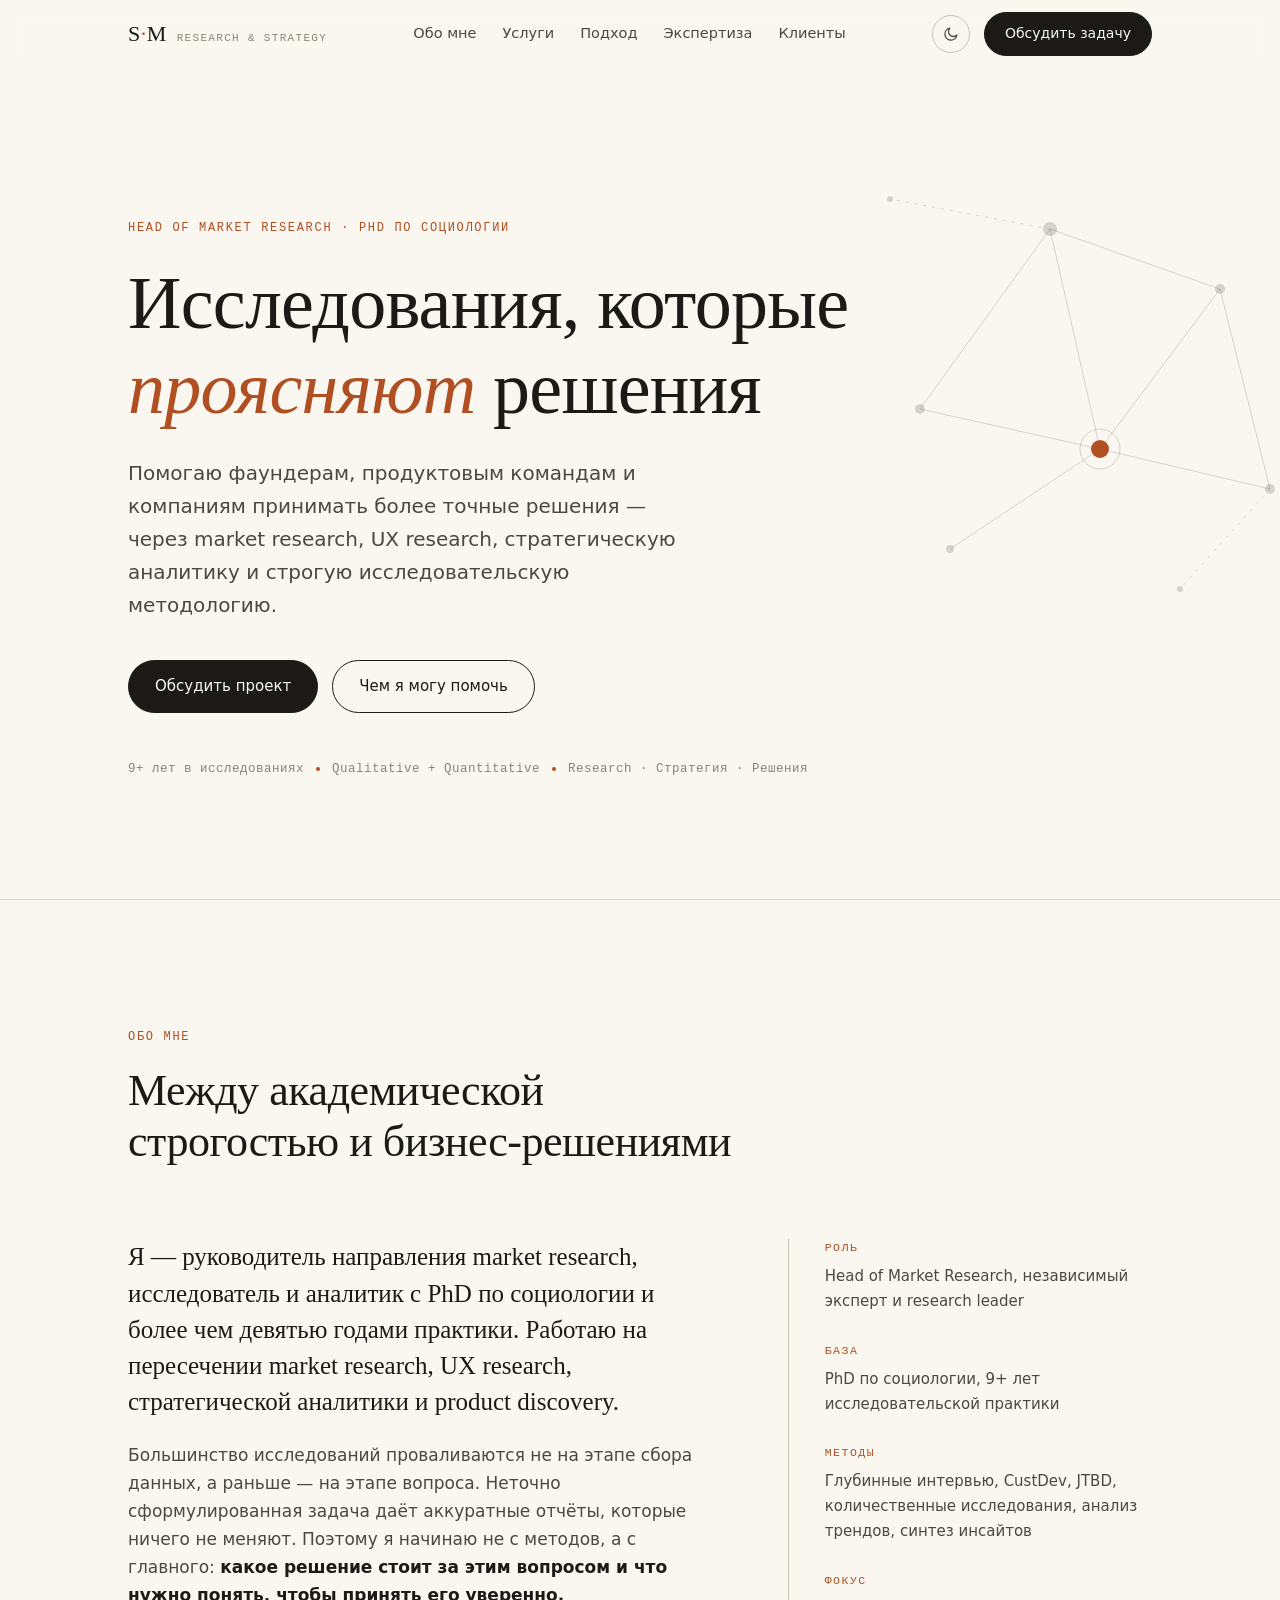
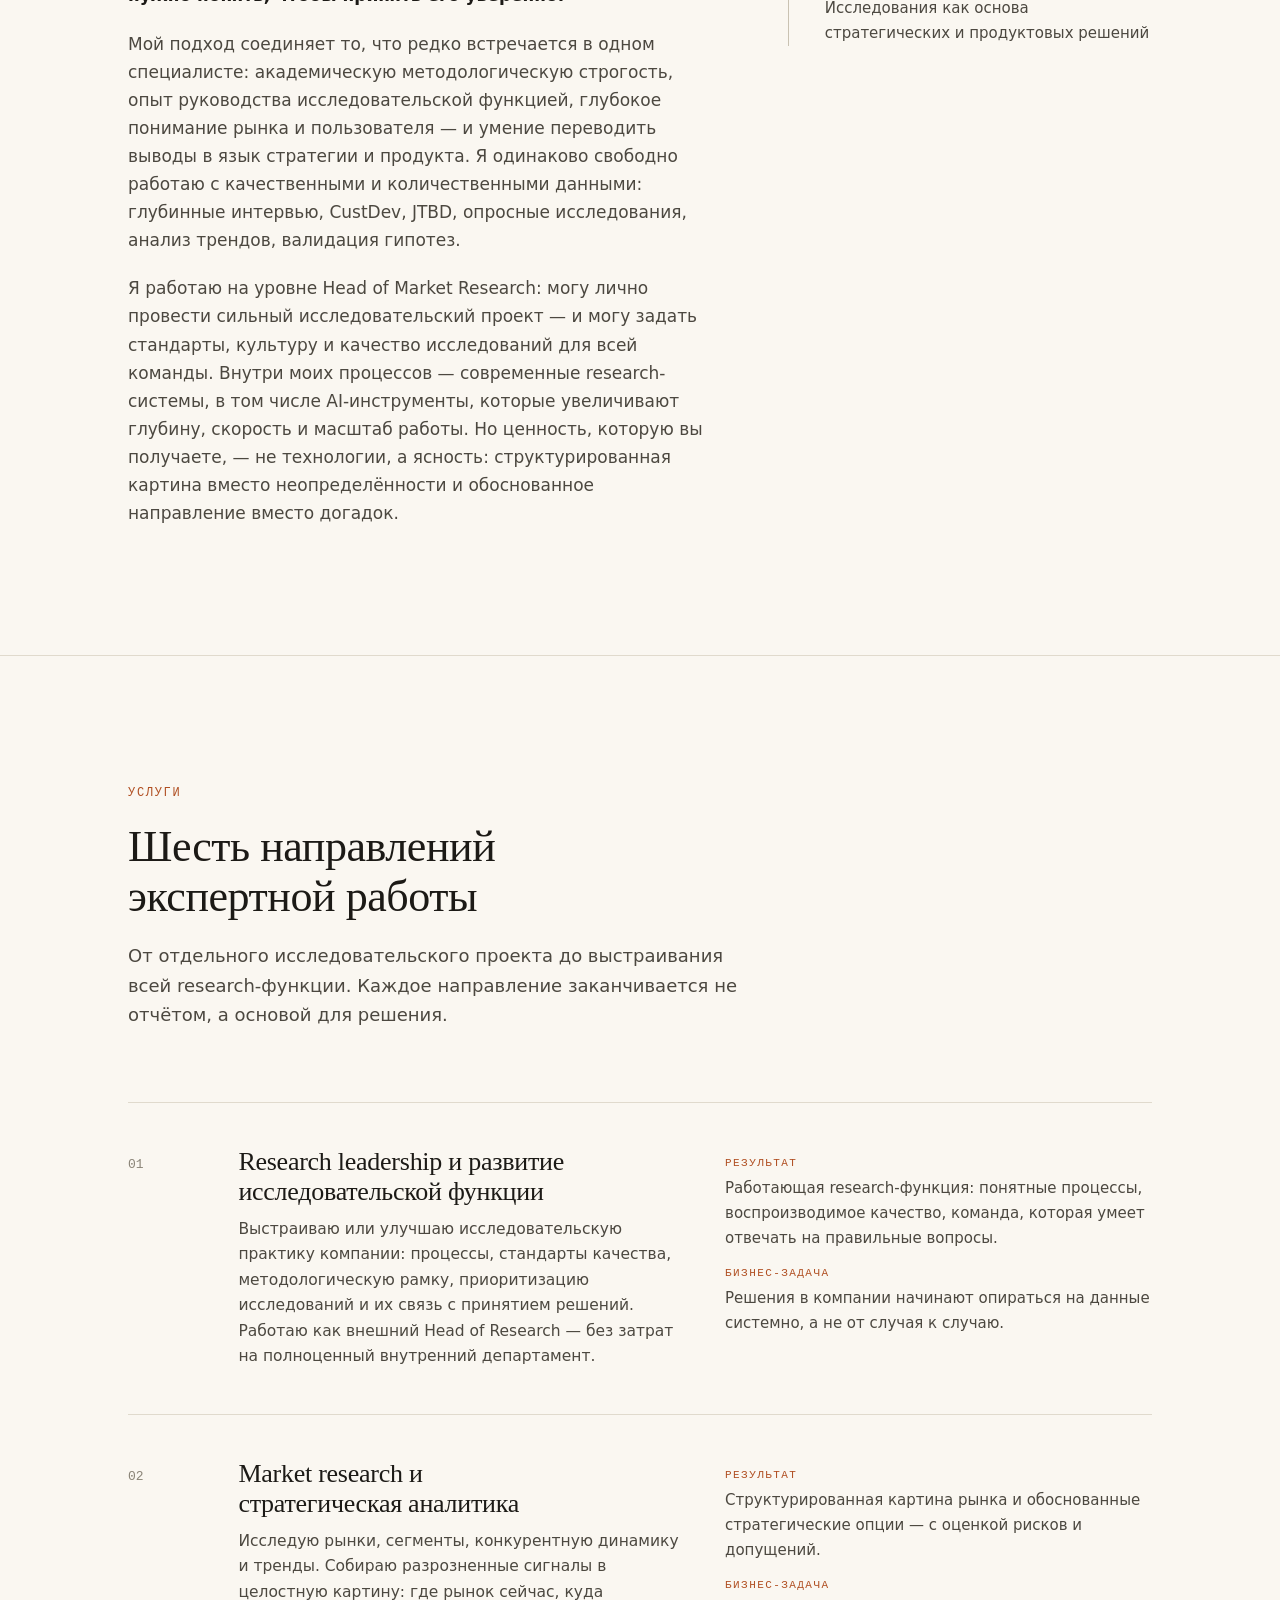
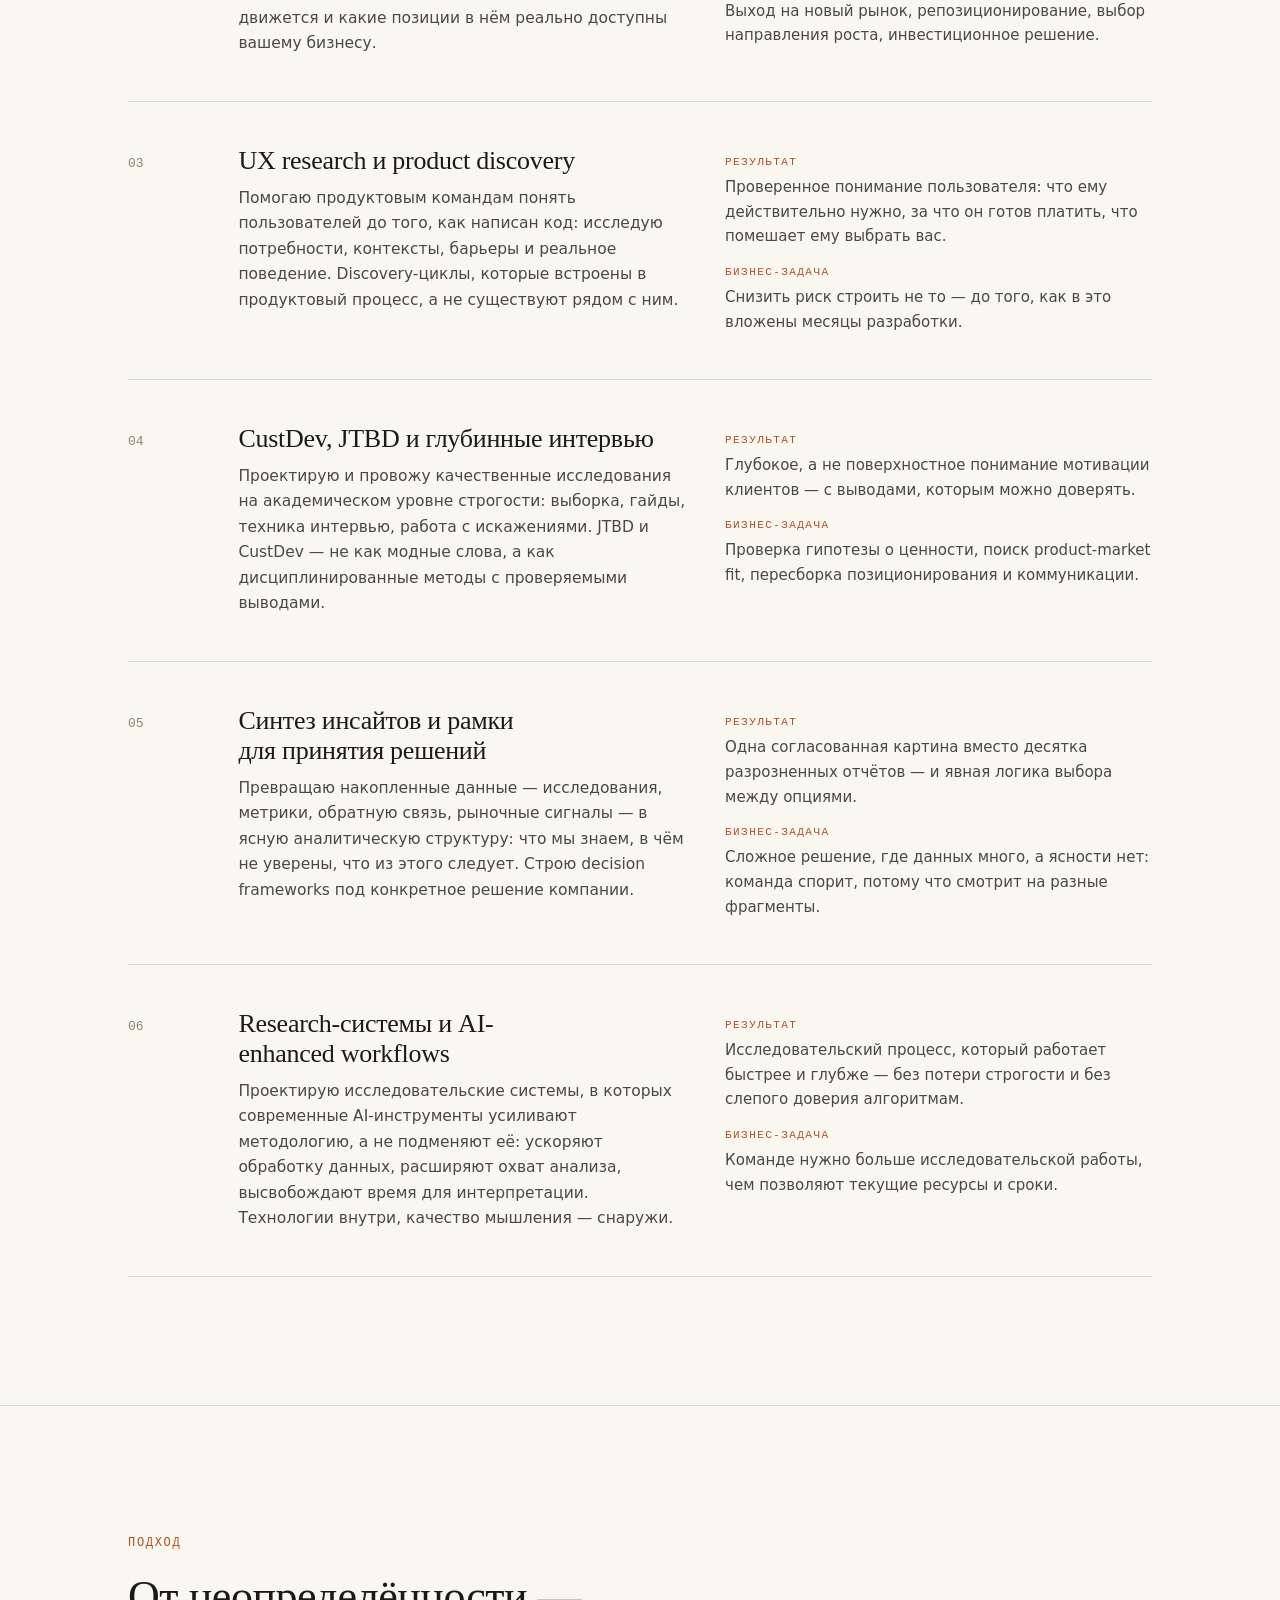
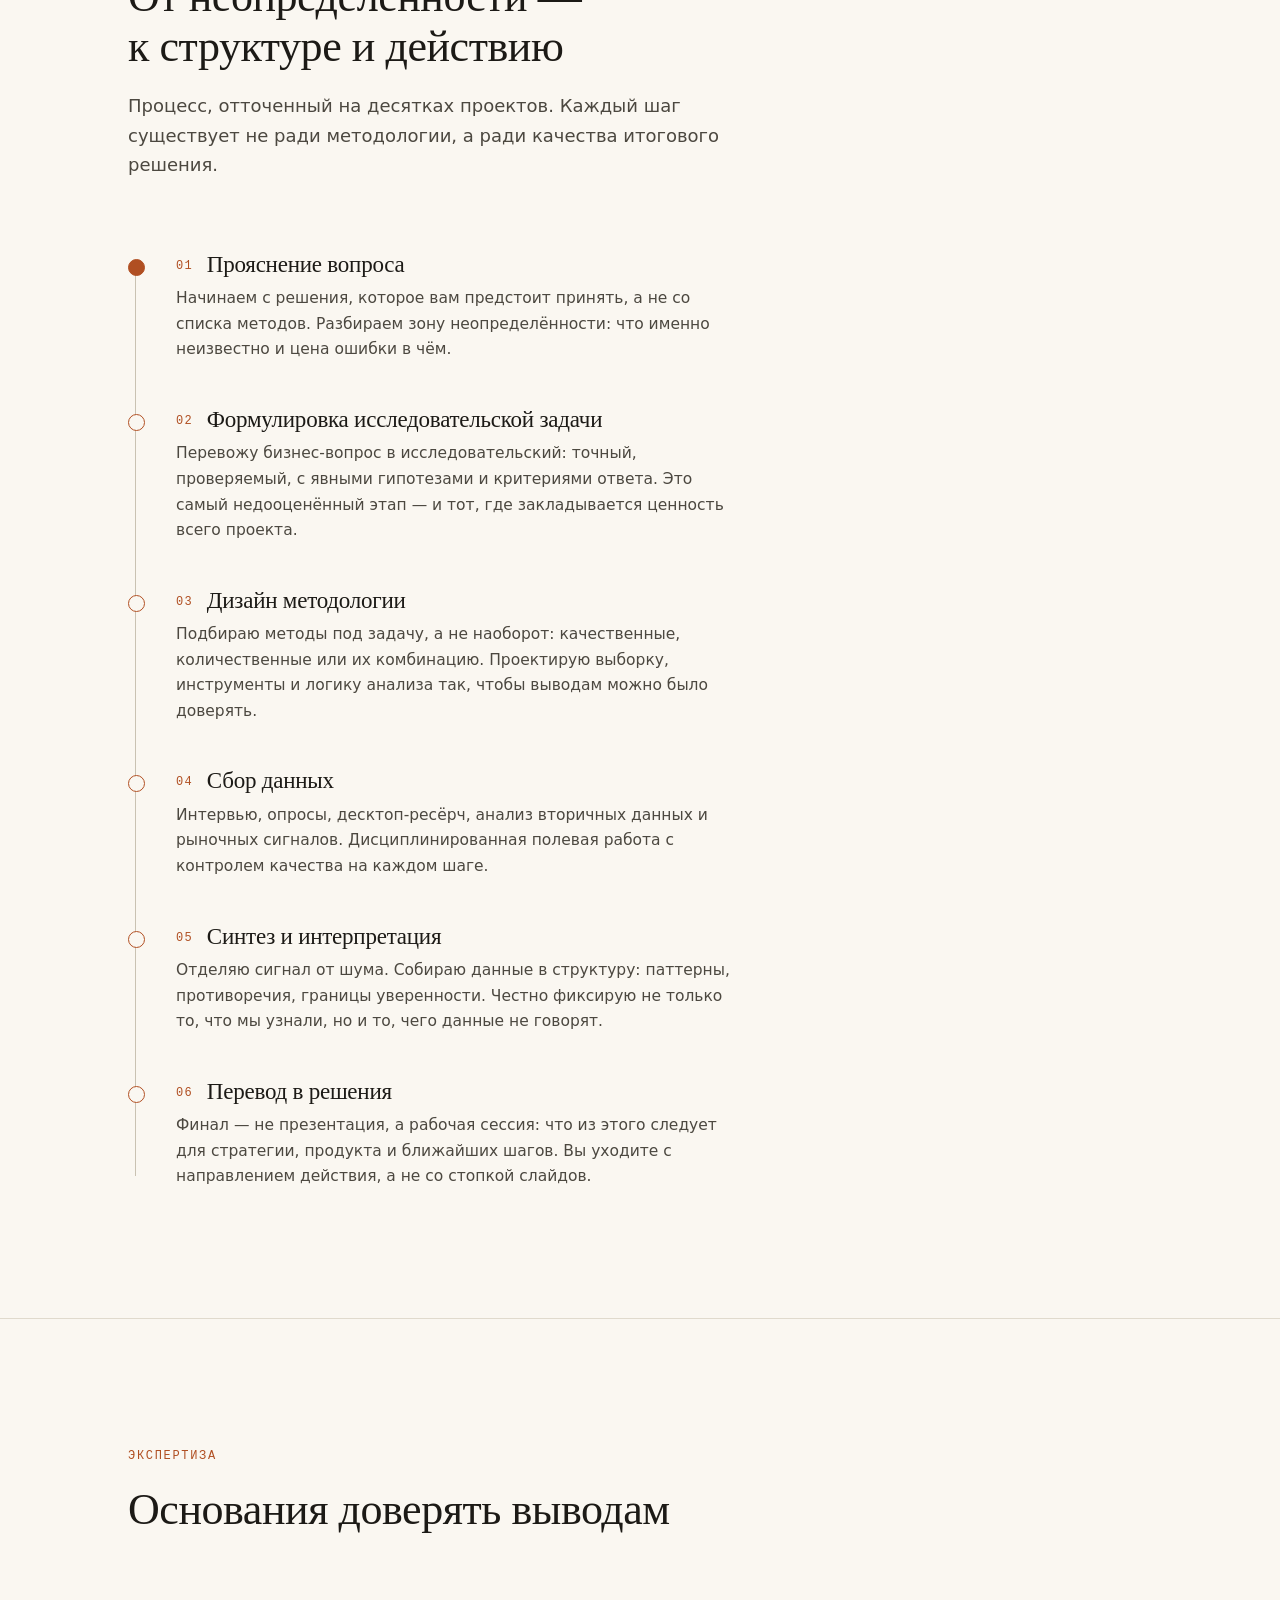
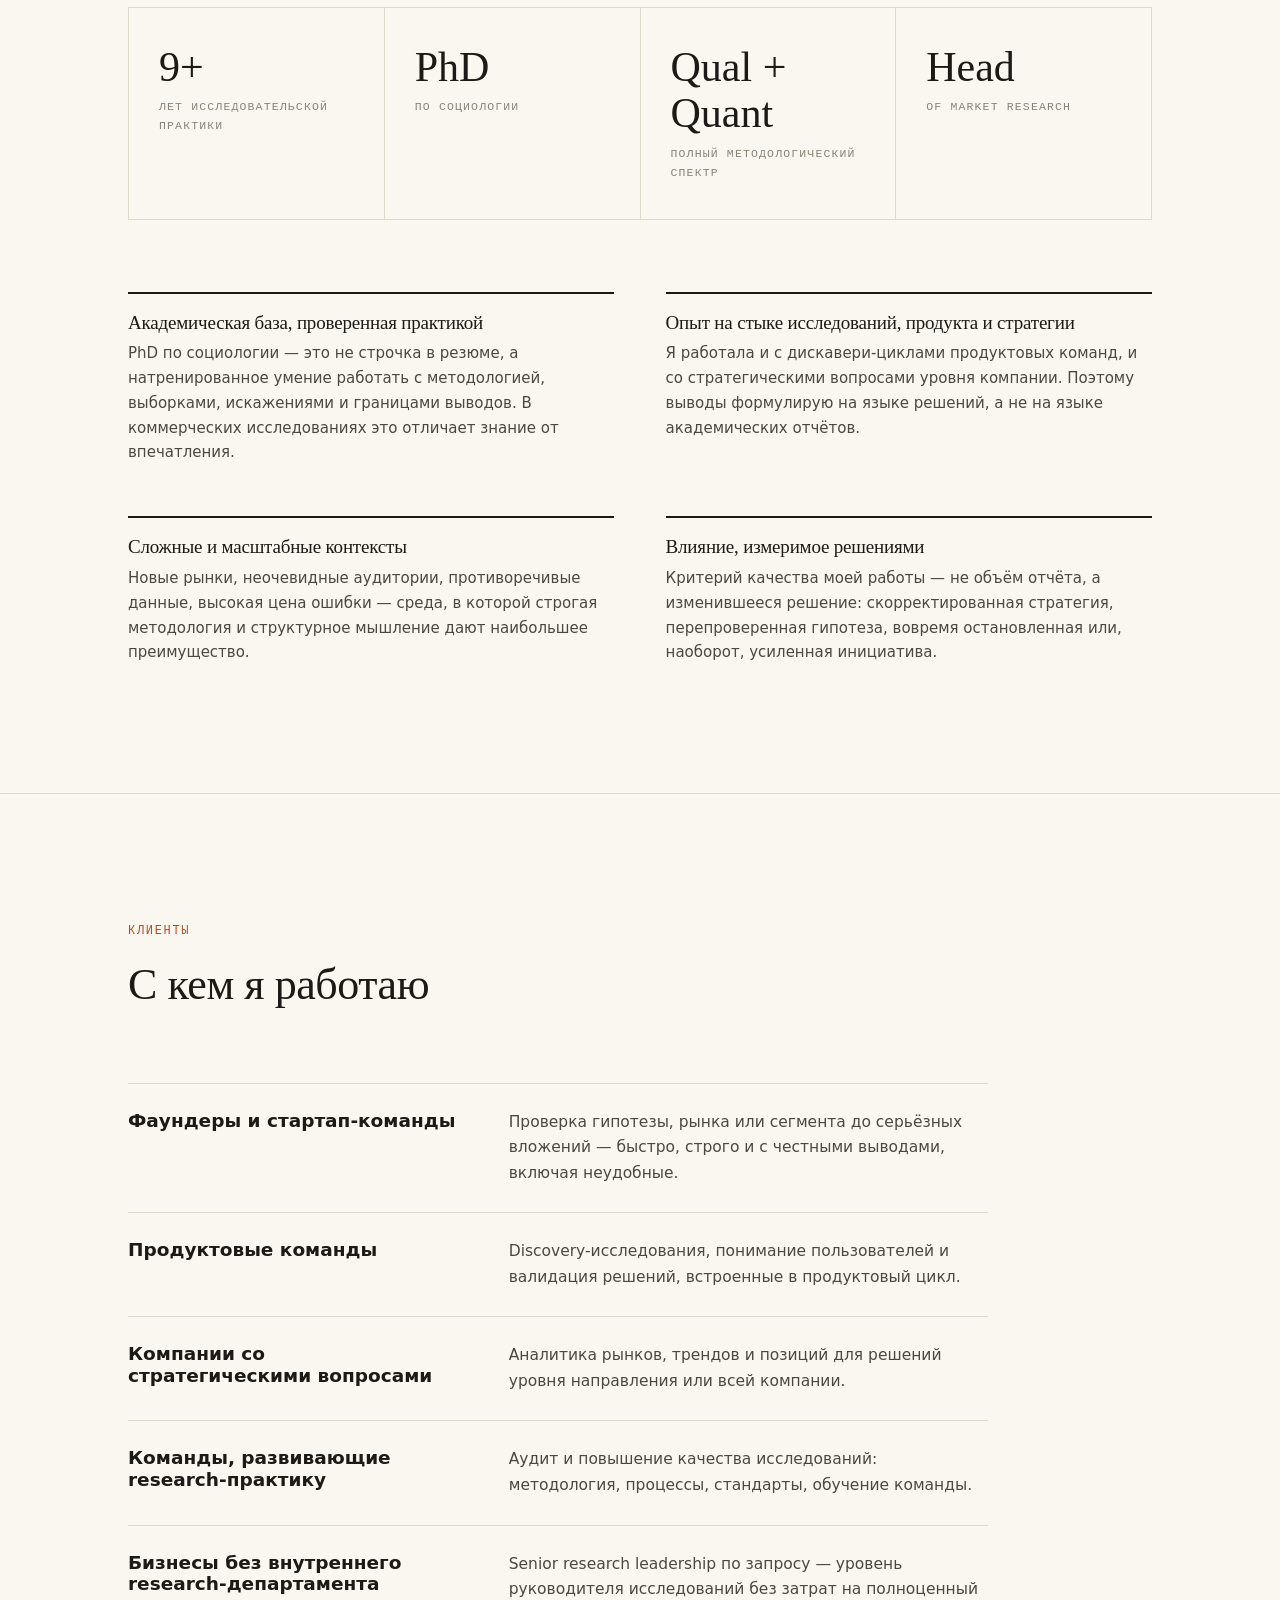
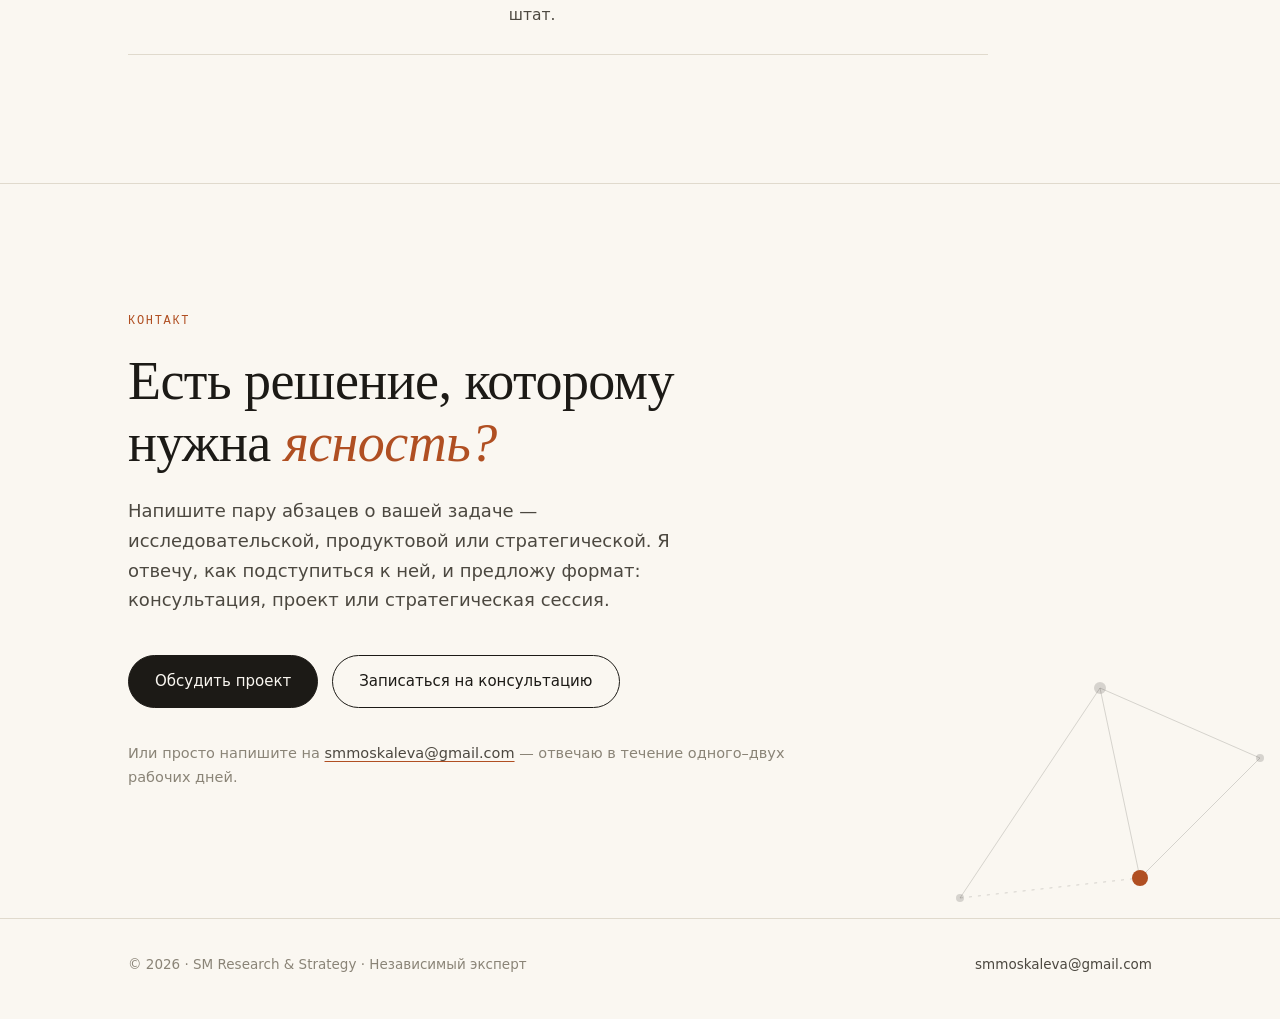
<file: research/index.html>
<!DOCTYPE html>
<html lang="ru">
<head>
  <meta charset="UTF-8">
  <meta name="viewport" content="width=device-width, initial-scale=1.0">

  <title>Head of Market Research · PhD по социологии — исследования и аналитика для стратегических решений</title>
  <meta name="description" content="Независимый research leader: market research, UX research, стратегическая аналитика, CustDev и JTBD. PhD по социологии, 9+ лет опыта. Помогаю фаундерам и командам принимать более точные решения.">

  <!-- Open Graph -->
  <meta property="og:type" content="website">
  <meta property="og:title" content="Исследования, которые проясняют решения">
  <meta property="og:description" content="Head of Market Research · PhD по социологии · 9+ лет. Market research, UX research и стратегическая аналитика для фаундеров, продуктовых команд и компаний.">
  <meta property="og:locale" content="ru_RU">
  <meta property="og:site_name" content="SM · Research & Strategy">

  <meta name="theme-color" content="#faf7f1" media="(prefers-color-scheme: light)">
  <meta name="theme-color" content="#161511" media="(prefers-color-scheme: dark)">

  <link rel="icon" href="data:image/svg+xml,<svg xmlns='http://www.w3.org/2000/svg' viewBox='0 0 100 100'><rect width='100' height='100' rx='14' fill='%231a1916'/><circle cx='35' cy='38' r='7' fill='%23c96b35'/><circle cx='68' cy='30' r='4' fill='%23f5f1e8'/><circle cx='62' cy='68' r='4' fill='%23f5f1e8'/><path d='M35 38 68 30M35 38 62 68M68 30 62 68' stroke='%23f5f1e8' stroke-width='2' fill='none'/></svg>">

  <!-- Structured data: Person + ProfessionalService -->
  <script type="application/ld+json">
  {
    "@context": "https://schema.org",
    "@graph": [
      {
        "@type": "Person",
        "@id": "#person",
        "name": "S. Moskaleva",
        "jobTitle": "Head of Market Research",
        "description": "Независимый research leader и аналитик. PhD по социологии, 9+ лет опыта в качественных и количественных исследованиях, market research, UX research и стратегической аналитике.",
        "email": "mailto:smmoskaleva@gmail.com",
        "knowsAbout": ["Market Research", "UX Research", "Product Discovery", "CustDev", "Jobs to Be Done", "Стратегическая аналитика", "Качественные исследования", "Количественные исследования", "Социология"],
        "alumniOf": {
          "@type": "EducationalOrganization",
          "name": "PhD по социологии"
        }
      },
      {
        "@type": "ProfessionalService",
        "name": "SM · Research & Strategy",
        "description": "Market research, UX research, стратегическая аналитика и research leadership для фаундеров, продуктовых команд и компаний.",
        "founder": { "@id": "#person" },
        "areaServed": "Worldwide",
        "availableLanguage": ["ru", "en"]
      }
    ]
  }
  </script>

  <style>
    /* ============================================================
       ТЕМЫ И ТОКЕНЫ
       Один акцентный цвет — жжёная сиена. Всё остальное — бумага,
       графит и воздух.
       ============================================================ */
    :root {
      --bg: #faf7f1;
      --bg-raised: #f3efe6;
      --ink: #1c1a16;
      --ink-soft: #4c4840;
      --ink-faint: #8a8477;
      --line: #e0dacd;
      --line-strong: #c9c2b2;
      --accent: #b04f22;
      --accent-soft: rgba(176, 79, 34, 0.09);
      --motif: rgba(28, 26, 22, 0.16);

      --serif: "Georgia Pro", Georgia, "Iowan Old Style", "Times New Roman", serif;
      --sans: -apple-system, BlinkMacSystemFont, "Segoe UI", system-ui, "Helvetica Neue", Arial, sans-serif;
      --mono: "SF Mono", "Cascadia Code", "JetBrains Mono", Consolas, "Liberation Mono", monospace;

      --w: 1120px;
      --pad: clamp(20px, 5vw, 48px);
    }

    :root[data-theme="dark"] {
      --bg: #161511;
      --bg-raised: #1e1c17;
      --ink: #ece7dc;
      --ink-soft: #b9b3a5;
      --ink-faint: #7d776b;
      --line: #2c2a23;
      --line-strong: #423f35;
      --accent: #d0703a;
      --accent-soft: rgba(208, 112, 58, 0.13);
      --motif: rgba(236, 231, 220, 0.15);
    }

    /* ============================================================
       БАЗА
       ============================================================ */
    * { margin: 0; padding: 0; box-sizing: border-box; }

    html { scroll-behavior: smooth; }

    body {
      font-family: var(--sans);
      font-size: 17px;
      line-height: 1.65;
      color: var(--ink);
      background: var(--bg);
      -webkit-font-smoothing: antialiased;
      transition: background 0.35s ease, color 0.35s ease;
    }

    ::selection { background: var(--accent); color: #fff; }

    .container {
      max-width: var(--w);
      margin: 0 auto;
      padding-left: var(--pad);
      padding-right: var(--pad);
    }

    a { color: inherit; }

    :focus-visible {
      outline: 2px solid var(--accent);
      outline-offset: 3px;
      border-radius: 2px;
    }

    .skip-link {
      position: absolute;
      left: -9999px;
      top: 0;
      background: var(--accent);
      color: #fff;
      padding: 10px 18px;
      z-index: 100;
      text-decoration: none;
    }
    .skip-link:focus { left: 0; }

    /* Типографика */
    h1, h2, h3 {
      font-family: var(--serif);
      font-weight: 400;
      line-height: 1.15;
      letter-spacing: -0.01em;
      text-wrap: balance;
    }

    .overline {
      font-family: var(--mono);
      font-size: 12px;
      letter-spacing: 0.14em;
      text-transform: uppercase;
      color: var(--accent);
    }

    .section {
      padding: clamp(72px, 11vw, 128px) 0;
      border-top: 1px solid var(--line);
    }

    .section-head {
      display: grid;
      gap: 18px;
      max-width: 640px;
      margin-bottom: clamp(40px, 6vw, 72px);
    }

    .section-head h2 {
      font-size: clamp(30px, 4.2vw, 44px);
    }

    .section-head .lede {
      color: var(--ink-soft);
      font-size: 18px;
    }

    /* Появление блоков при скролле — деликатно, с уважением к reduced motion.
       Скрытое состояние применяется только когда JS точно работает (html.js),
       иначе контент остаётся видимым. */
    html.js .reveal {
      opacity: 0;
      transform: translateY(18px);
      transition: opacity 0.7s ease, transform 0.7s ease;
    }
    html.js .reveal.is-visible { opacity: 1; transform: none; }

    @media (prefers-reduced-motion: reduce) {
      html { scroll-behavior: auto; }
      html.js .reveal { opacity: 1; transform: none; transition: none; }
      * { animation: none !important; }
    }

    /* ============================================================
       ШАПКА
       ============================================================ */
    .site-header {
      position: sticky;
      top: 0;
      z-index: 50;
      background: color-mix(in srgb, var(--bg) 88%, transparent);
      backdrop-filter: blur(12px);
      -webkit-backdrop-filter: blur(12px);
      border-bottom: 1px solid transparent;
      transition: border-color 0.3s ease, background 0.35s ease;
    }
    .site-header.is-scrolled { border-bottom-color: var(--line); }

    .header-inner {
      display: flex;
      align-items: center;
      justify-content: space-between;
      gap: 16px;
      height: 68px;
    }

    .brand {
      display: flex;
      align-items: baseline;
      gap: 10px;
      text-decoration: none;
    }
    .brand-mark {
      font-family: var(--serif);
      font-size: 22px;
      letter-spacing: 0.02em;
    }
    .brand-mark em { font-style: normal; color: var(--accent); }
    .brand-note {
      font-family: var(--mono);
      font-size: 11px;
      letter-spacing: 0.12em;
      text-transform: uppercase;
      color: var(--ink-faint);
    }

    .site-nav { display: flex; align-items: center; gap: 26px; }
    .site-nav a {
      font-size: 14.5px;
      text-decoration: none;
      color: var(--ink-soft);
      transition: color 0.2s ease;
    }
    .site-nav a:hover { color: var(--ink); }

    .header-actions { display: flex; align-items: center; gap: 14px; }

    .theme-toggle {
      display: inline-flex;
      align-items: center;
      justify-content: center;
      width: 38px;
      height: 38px;
      border: 1px solid var(--line-strong);
      border-radius: 50%;
      background: transparent;
      color: var(--ink-soft);
      cursor: pointer;
      transition: border-color 0.2s ease, color 0.2s ease, transform 0.2s ease;
    }
    .theme-toggle:hover { border-color: var(--accent); color: var(--accent); }
    .theme-toggle svg { width: 17px; height: 17px; }
    :root[data-theme="dark"] .icon-moon { display: none; }
    :root:not([data-theme="dark"]) .icon-sun { display: none; }

    .btn {
      display: inline-block;
      font-size: 15px;
      font-weight: 500;
      text-decoration: none;
      padding: 13px 26px;
      border-radius: 999px;
      border: 1px solid var(--ink);
      color: var(--ink);
      background: transparent;
      transition: background 0.25s ease, color 0.25s ease, border-color 0.25s ease, transform 0.25s ease;
    }
    .btn:hover { transform: translateY(-1px); }

    .btn-primary {
      background: var(--ink);
      color: var(--bg);
    }
    .btn-primary:hover {
      background: var(--accent);
      border-color: var(--accent);
      color: #fff;
    }

    .btn-ghost:hover { border-color: var(--accent); color: var(--accent); }

    .btn-header { padding: 9px 20px; font-size: 14px; }

    @media (max-width: 860px) {
      .site-nav { display: none; }
      .brand-note { display: none; }
    }

    /* ============================================================
       HERO
       ============================================================ */
    .hero {
      position: relative;
      overflow: hidden;
      padding: clamp(84px, 12vw, 150px) 0 clamp(72px, 10vw, 120px);
    }

    .hero-motif {
      position: absolute;
      right: -60px;
      top: 40px;
      width: min(46vw, 540px);
      height: auto;
      color: var(--motif);
      pointer-events: none;
      user-select: none;
    }
    .hero-motif .node-accent { fill: var(--accent); }

    .hero-inner { position: relative; max-width: 760px; }

    .hero h1 {
      font-size: clamp(38px, 6.4vw, 74px);
      margin: 22px 0 26px;
    }
    .hero h1 em {
      font-style: italic;
      color: var(--accent);
    }

    .hero-sub {
      font-size: clamp(17px, 2.2vw, 20px);
      color: var(--ink-soft);
      max-width: 580px;
      margin-bottom: 38px;
    }

    .hero-actions {
      display: flex;
      flex-wrap: wrap;
      gap: 14px;
      margin-bottom: 46px;
    }

    .hero-cred {
      display: flex;
      flex-wrap: wrap;
      gap: 8px 0;
      align-items: center;
      font-family: var(--mono);
      font-size: 12.5px;
      letter-spacing: 0.04em;
      color: var(--ink-faint);
    }
    .hero-cred span { white-space: nowrap; }
    .hero-cred .dot {
      display: inline-block;
      width: 4px;
      height: 4px;
      border-radius: 50%;
      background: var(--accent);
      margin: 0 12px;
      vertical-align: middle;
    }

    @media (max-width: 720px) {
      .hero-motif { opacity: 0.5; top: auto; bottom: -40px; right: -100px; width: 70vw; }
    }

    /* ============================================================
       ОБО МНЕ
       ============================================================ */
    .about-grid {
      display: grid;
      grid-template-columns: minmax(0, 1.6fr) minmax(0, 1fr);
      gap: clamp(40px, 6vw, 88px);
      align-items: start;
    }

    .about-text p + p { margin-top: 1.2em; }
    .about-text p { color: var(--ink-soft); }
    .about-text p strong { color: var(--ink); font-weight: 600; }

    .about-text .first-line {
      font-family: var(--serif);
      font-size: clamp(20px, 2.6vw, 25px);
      line-height: 1.45;
      color: var(--ink);
    }

    .about-aside {
      border-left: 1px solid var(--line-strong);
      padding-left: clamp(20px, 3vw, 36px);
      display: grid;
      gap: 28px;
      position: sticky;
      top: 100px;
    }
    .about-aside dt {
      font-family: var(--mono);
      font-size: 11.5px;
      letter-spacing: 0.13em;
      text-transform: uppercase;
      color: var(--accent);
      margin-bottom: 6px;
    }
    .about-aside dd { font-size: 15px; color: var(--ink-soft); }

    @media (max-width: 860px) {
      .about-grid { grid-template-columns: 1fr; }
      .about-aside { position: static; }
    }

    /* ============================================================
       УСЛУГИ — редакционный нумерованный список, не карточки с иконками
       ============================================================ */
    .services-list {
      list-style: none;
      border-top: 1px solid var(--line);
    }

    .service {
      display: grid;
      grid-template-columns: 72px minmax(0, 1.05fr) minmax(0, 1fr);
      gap: clamp(16px, 3vw, 48px);
      padding: clamp(28px, 4vw, 44px) 0;
      border-bottom: 1px solid var(--line);
      transition: background 0.25s ease;
    }
    .service:hover { background: var(--accent-soft); }

    .service-num {
      font-family: var(--mono);
      font-size: 13px;
      color: var(--ink-faint);
      padding-top: 7px;
      transition: color 0.25s ease;
    }
    .service:hover .service-num { color: var(--accent); }

    .service h3 {
      font-size: clamp(21px, 2.6vw, 26px);
      margin-bottom: 10px;
    }
    .service-desc { font-size: 15.5px; color: var(--ink-soft); }

    .service-value { font-size: 15px; color: var(--ink-soft); display: grid; gap: 14px; align-content: start; padding-top: 7px; }
    .service-value b {
      display: block;
      font-family: var(--mono);
      font-weight: 400;
      font-size: 11px;
      letter-spacing: 0.13em;
      text-transform: uppercase;
      color: var(--accent);
      margin-bottom: 4px;
    }

    @media (max-width: 860px) {
      .service { grid-template-columns: 1fr; gap: 14px; }
      .service-num { padding-top: 0; }
      .service-value { padding-top: 0; }
    }

    /* ============================================================
       ПРОЦЕСС — вертикальная ось с узлами
       ============================================================ */
    .process-list {
      list-style: none;
      position: relative;
      max-width: 720px;
      counter-reset: step;
    }
    .process-list::before {
      content: "";
      position: absolute;
      left: 7px;
      top: 14px;
      bottom: 14px;
      width: 1px;
      background: var(--line-strong);
    }

    .process-step {
      position: relative;
      padding: 0 0 44px 48px;
      counter-increment: step;
    }
    .process-step:last-child { padding-bottom: 0; }

    .process-step::before {
      content: "";
      position: absolute;
      left: 0;
      top: 7px;
      width: 15px;
      height: 15px;
      border-radius: 50%;
      background: var(--bg);
      border: 1.5px solid var(--line-strong);
      transition: border-color 0.3s ease, background 0.3s ease;
    }
    .process-step.is-visible::before {
      border-color: var(--accent);
    }
    .process-step:first-child::before { background: var(--accent); border-color: var(--accent); }

    .process-step h3 {
      font-size: clamp(19px, 2.3vw, 23px);
      margin-bottom: 8px;
    }
    .process-step h3::before {
      content: "0" counter(step);
      font-family: var(--mono);
      font-size: 12px;
      color: var(--accent);
      letter-spacing: 0.1em;
      margin-right: 14px;
      vertical-align: 3px;
    }
    .process-step p { font-size: 15.5px; color: var(--ink-soft); max-width: 560px; }

    /* ============================================================
       ЭКСПЕРТИЗА — цифры и утверждения
       ============================================================ */
    .proof-figures {
      display: grid;
      grid-template-columns: repeat(4, 1fr);
      border-top: 1px solid var(--line);
      border-left: 1px solid var(--line);
      margin-bottom: clamp(44px, 6vw, 72px);
    }
    .figure {
      border-right: 1px solid var(--line);
      border-bottom: 1px solid var(--line);
      padding: clamp(22px, 3vw, 36px) clamp(18px, 2.5vw, 30px);
    }
    .figure-value {
      font-family: var(--serif);
      font-size: clamp(28px, 3.6vw, 42px);
      line-height: 1.1;
      margin-bottom: 8px;
    }
    .figure-label {
      font-family: var(--mono);
      font-size: 11.5px;
      letter-spacing: 0.1em;
      text-transform: uppercase;
      color: var(--ink-faint);
    }

    @media (max-width: 860px) {
      .proof-figures { grid-template-columns: repeat(2, 1fr); }
    }

    .proof-statements {
      display: grid;
      grid-template-columns: repeat(2, minmax(0, 1fr));
      gap: clamp(24px, 4vw, 56px);
    }
    .statement {
      border-top: 2px solid var(--ink);
      padding-top: 18px;
    }
    .statement h3 { font-size: 19px; margin-bottom: 8px; }
    .statement p { font-size: 15px; color: var(--ink-soft); }

    @media (max-width: 720px) {
      .proof-statements { grid-template-columns: 1fr; }
    }

    /* ============================================================
       С КЕМ Я РАБОТАЮ
       ============================================================ */
    .clients-list { list-style: none; border-top: 1px solid var(--line); max-width: 860px; }
    .client-row {
      display: grid;
      grid-template-columns: minmax(0, 1fr) minmax(0, 1.4fr);
      gap: clamp(16px, 3vw, 48px);
      padding: 26px 0;
      border-bottom: 1px solid var(--line);
    }
    .client-row h3 { font-size: 18.5px; font-family: var(--sans); font-weight: 600; letter-spacing: 0; }
    .client-row p { font-size: 15.5px; color: var(--ink-soft); }

    @media (max-width: 720px) {
      .client-row { grid-template-columns: 1fr; gap: 6px; }
    }

    /* ============================================================
       КОНТАКТ
       ============================================================ */
    .contact {
      position: relative;
      overflow: hidden;
    }
    .contact-inner {
      max-width: 720px;
    }
    .contact h2 {
      font-size: clamp(32px, 5vw, 54px);
      margin: 18px 0 22px;
    }
    .contact h2 em { font-style: italic; color: var(--accent); }
    .contact .lede { font-size: 18px; color: var(--ink-soft); max-width: 560px; margin-bottom: 40px; }

    .contact-actions { display: flex; flex-wrap: wrap; gap: 14px; margin-bottom: 34px; }

    .contact-note {
      font-size: 14.5px;
      color: var(--ink-faint);
    }
    .contact-note a { color: var(--ink-soft); text-decoration-color: var(--accent); text-underline-offset: 3px; }
    .contact-note a:hover { color: var(--accent); }

    .contact-motif {
      position: absolute;
      right: -40px;
      bottom: -60px;
      width: min(40vw, 420px);
      color: var(--motif);
      pointer-events: none;
    }

    /* ============================================================
       ФУТЕР
       ============================================================ */
    .site-footer {
      border-top: 1px solid var(--line);
      padding: 34px 0 44px;
    }
    .footer-inner {
      display: flex;
      flex-wrap: wrap;
      justify-content: space-between;
      align-items: baseline;
      gap: 12px;
      font-size: 13.5px;
      color: var(--ink-faint);
    }
    .footer-inner a { text-decoration: none; color: var(--ink-soft); }
    .footer-inner a:hover { color: var(--accent); }
  </style>
</head>
<body>
  <a class="skip-link" href="#main">К содержанию</a>

  <!-- ============================================================
       ШАПКА
       ============================================================ -->
  <header class="site-header" id="site-header">
    <div class="container header-inner">
      <a href="#top" class="brand" aria-label="На главную">
        <span class="brand-mark">S<em>·</em>M</span>
        <span class="brand-note">Research &amp; Strategy</span>
      </a>

      <nav class="site-nav" aria-label="Основная навигация">
        <a href="#about">Обо мне</a>
        <a href="#services">Услуги</a>
        <a href="#process">Подход</a>
        <a href="#proof">Экспертиза</a>
        <a href="#clients">Клиенты</a>
      </nav>

      <div class="header-actions">
        <button class="theme-toggle" id="theme-toggle" type="button" aria-label="Переключить тему">
          <svg class="icon-moon" viewBox="0 0 24 24" fill="none" stroke="currentColor" stroke-width="1.8" aria-hidden="true">
            <path d="M21 12.8A8.5 8.5 0 1 1 11.2 3a6.6 6.6 0 0 0 9.8 9.8Z" stroke-linejoin="round"/>
          </svg>
          <svg class="icon-sun" viewBox="0 0 24 24" fill="none" stroke="currentColor" stroke-width="1.8" aria-hidden="true">
            <circle cx="12" cy="12" r="4.4"/>
            <path d="M12 2.5v2.4M12 19.1v2.4M2.5 12h2.4M19.1 12h2.4M5.3 5.3l1.7 1.7M17 17l1.7 1.7M18.7 5.3 17 7M7 17l-1.7 1.7"/>
          </svg>
        </button>
        <a href="#contact" class="btn btn-primary btn-header">Обсудить задачу</a>
      </div>
    </div>
  </header>

  <main id="main">
    <!-- ============================================================
         1. HERO
         ============================================================ -->
    <section class="hero" id="top">
      <!-- Абстрактный мотив: карта смыслов / концептуальная схема -->
      <svg class="hero-motif" viewBox="0 0 540 520" fill="none" aria-hidden="true">
        <g stroke="currentColor" stroke-width="1">
          <path d="M120 300 250 120M250 120 420 180M250 120 300 340M420 180 300 340M300 340 150 440M420 180 470 380M300 340 470 380M120 300 300 340" />
          <path d="M250 120 90 90M470 380 380 480" stroke-dasharray="3 6"/>
        </g>
        <g fill="currentColor">
          <circle cx="120" cy="300" r="5"/>
          <circle cx="250" cy="120" r="7"/>
          <circle cx="420" cy="180" r="5"/>
          <circle cx="150" cy="440" r="4"/>
          <circle cx="470" cy="380" r="5"/>
          <circle cx="90" cy="90" r="3"/>
          <circle cx="380" cy="480" r="3"/>
        </g>
        <circle class="node-accent" cx="300" cy="340" r="9"/>
        <circle cx="300" cy="340" r="20" stroke="currentColor" stroke-width="1"/>
      </svg>

      <div class="container">
        <div class="hero-inner">
          <p class="overline">Head of Market Research · PhD по социологии</p>
          <h1>Исследования, которые <em>проясняют</em> решения</h1>
          <p class="hero-sub">
            Помогаю фаундерам, продуктовым командам и компаниям принимать более точные
            решения — через market research, UX research, стратегическую аналитику
            и строгую исследовательскую методологию.
          </p>
          <div class="hero-actions">
            <a href="#contact" class="btn btn-primary">Обсудить проект</a>
            <a href="#services" class="btn btn-ghost">Чем я могу помочь</a>
          </div>
          <p class="hero-cred">
            <span>9+ лет в исследованиях</span><span class="dot" aria-hidden="true"></span>
            <span>Qualitative + Quantitative</span><span class="dot" aria-hidden="true"></span>
            <span>Research · Стратегия · Решения</span>
          </p>
        </div>
      </div>
    </section>

    <!-- ============================================================
         2. ОБО МНЕ
         ============================================================ -->
    <section class="section" id="about">
      <div class="container">
        <div class="section-head reveal">
          <p class="overline">Обо мне</p>
          <h2>Между академической строгостью и бизнес-решениями</h2>
        </div>

        <div class="about-grid">
          <div class="about-text reveal">
            <p class="first-line">
              Я — руководитель направления market research, исследователь и аналитик
              с PhD по социологии и более чем девятью годами практики. Работаю на
              пересечении market research, UX research, стратегической аналитики
              и product discovery.
            </p>
            <p>
              Большинство исследований проваливаются не на этапе сбора данных, а раньше —
              на этапе вопроса. Неточно сформулированная задача даёт аккуратные отчёты,
              которые ничего не меняют. Поэтому я начинаю не с методов, а с главного:
              <strong>какое решение стоит за этим вопросом и что нужно понять,
              чтобы принять его уверенно.</strong>
            </p>
            <p>
              Мой подход соединяет то, что редко встречается в одном специалисте:
              академическую методологическую строгость, опыт руководства исследовательской
              функцией, глубокое понимание рынка и пользователя — и умение переводить
              выводы в язык стратегии и продукта. Я одинаково свободно работаю
              с качественными и количественными данными: глубинные интервью, CustDev,
              JTBD, опросные исследования, анализ трендов, валидация гипотез.
            </p>
            <p>
              Я работаю на уровне Head of Market Research: могу лично провести сильный
              исследовательский проект — и могу задать стандарты, культуру и качество
              исследований для всей команды. Внутри моих процессов — современные
              research-системы, в том числе AI-инструменты, которые увеличивают глубину,
              скорость и масштаб работы. Но ценность, которую вы получаете, — не технологии,
              а ясность: структурированная картина вместо неопределённости
              и обоснованное направление вместо догадок.
            </p>
          </div>

          <dl class="about-aside reveal">
            <div>
              <dt>Роль</dt>
              <dd>Head of Market Research, независимый эксперт и research leader</dd>
            </div>
            <div>
              <dt>База</dt>
              <dd>PhD по социологии, 9+ лет исследовательской практики</dd>
            </div>
            <div>
              <dt>Методы</dt>
              <dd>Глубинные интервью, CustDev, JTBD, количественные исследования, анализ трендов, синтез инсайтов</dd>
            </div>
            <div>
              <dt>Фокус</dt>
              <dd>Исследования как основа стратегических и продуктовых решений</dd>
            </div>
          </dl>
        </div>
      </div>
    </section>

    <!-- ============================================================
         3. УСЛУГИ
         ============================================================ -->
    <section class="section" id="services">
      <div class="container">
        <div class="section-head reveal">
          <p class="overline">Услуги</p>
          <h2>Шесть направлений экспертной работы</h2>
          <p class="lede">
            От отдельного исследовательского проекта до выстраивания всей research-функции.
            Каждое направление заканчивается не отчётом, а основой для решения.
          </p>
        </div>

        <ul class="services-list">
          <li class="service reveal">
            <span class="service-num" aria-hidden="true">01</span>
            <div>
              <h3>Research leadership и развитие исследовательской функции</h3>
              <p class="service-desc">
                Выстраиваю или улучшаю исследовательскую практику компании: процессы,
                стандарты качества, методологическую рамку, приоритизацию исследований
                и их связь с принятием решений. Работаю как внешний Head of Research —
                без затрат на полноценный внутренний департамент.
              </p>
            </div>
            <div class="service-value">
              <p><b>Результат</b>Работающая research-функция: понятные процессы, воспроизводимое качество, команда, которая умеет отвечать на правильные вопросы.</p>
              <p><b>Бизнес-задача</b>Решения в компании начинают опираться на данные системно, а не от случая к случаю.</p>
            </div>
          </li>

          <li class="service reveal">
            <span class="service-num" aria-hidden="true">02</span>
            <div>
              <h3>Market research и стратегическая аналитика</h3>
              <p class="service-desc">
                Исследую рынки, сегменты, конкурентную динамику и тренды. Собираю
                разрозненные сигналы в целостную картину: где рынок сейчас, куда движется
                и какие позиции в нём реально доступны вашему бизнесу.
              </p>
            </div>
            <div class="service-value">
              <p><b>Результат</b>Структурированная картина рынка и обоснованные стратегические опции — с оценкой рисков и допущений.</p>
              <p><b>Бизнес-задача</b>Выход на новый рынок, репозиционирование, выбор направления роста, инвестиционное решение.</p>
            </div>
          </li>

          <li class="service reveal">
            <span class="service-num" aria-hidden="true">03</span>
            <div>
              <h3>UX research и product discovery</h3>
              <p class="service-desc">
                Помогаю продуктовым командам понять пользователей до того, как написан код:
                исследую потребности, контексты, барьеры и реальное поведение. Discovery-циклы,
                которые встроены в продуктовый процесс, а не существуют рядом с ним.
              </p>
            </div>
            <div class="service-value">
              <p><b>Результат</b>Проверенное понимание пользователя: что ему действительно нужно, за что он готов платить, что помешает ему выбрать вас.</p>
              <p><b>Бизнес-задача</b>Снизить риск строить не то — до того, как в это вложены месяцы разработки.</p>
            </div>
          </li>

          <li class="service reveal">
            <span class="service-num" aria-hidden="true">04</span>
            <div>
              <h3>CustDev, JTBD и глубинные интервью</h3>
              <p class="service-desc">
                Проектирую и провожу качественные исследования на академическом уровне
                строгости: выборка, гайды, техника интервью, работа с искажениями. JTBD
                и CustDev — не как модные слова, а как дисциплинированные методы
                с проверяемыми выводами.
              </p>
            </div>
            <div class="service-value">
              <p><b>Результат</b>Глубокое, а не поверхностное понимание мотивации клиентов — с выводами, которым можно доверять.</p>
              <p><b>Бизнес-задача</b>Проверка гипотезы о ценности, поиск product-market fit, пересборка позиционирования и коммуникации.</p>
            </div>
          </li>

          <li class="service reveal">
            <span class="service-num" aria-hidden="true">05</span>
            <div>
              <h3>Синтез инсайтов и рамки для принятия решений</h3>
              <p class="service-desc">
                Превращаю накопленные данные — исследования, метрики, обратную связь,
                рыночные сигналы — в ясную аналитическую структуру: что мы знаем, в чём
                не уверены, что из этого следует. Строю decision frameworks под конкретное
                решение компании.
              </p>
            </div>
            <div class="service-value">
              <p><b>Результат</b>Одна согласованная картина вместо десятка разрозненных отчётов — и явная логика выбора между опциями.</p>
              <p><b>Бизнес-задача</b>Сложное решение, где данных много, а ясности нет: команда спорит, потому что смотрит на разные фрагменты.</p>
            </div>
          </li>

          <li class="service reveal">
            <span class="service-num" aria-hidden="true">06</span>
            <div>
              <h3>Research-системы и AI-enhanced workflows</h3>
              <p class="service-desc">
                Проектирую исследовательские системы, в которых современные AI-инструменты
                усиливают методологию, а не подменяют её: ускоряют обработку данных,
                расширяют охват анализа, высвобождают время для интерпретации. Технологии
                внутри, качество мышления — снаружи.
              </p>
            </div>
            <div class="service-value">
              <p><b>Результат</b>Исследовательский процесс, который работает быстрее и глубже — без потери строгости и без слепого доверия алгоритмам.</p>
              <p><b>Бизнес-задача</b>Команде нужно больше исследовательской работы, чем позволяют текущие ресурсы и сроки.</p>
            </div>
          </li>
        </ul>
      </div>
    </section>

    <!-- ============================================================
         4. КАК Я РАБОТАЮ
         ============================================================ -->
    <section class="section" id="process">
      <div class="container">
        <div class="section-head reveal">
          <p class="overline">Подход</p>
          <h2>От неопределённости — к структуре и действию</h2>
          <p class="lede">
            Процесс, отточенный на десятках проектов. Каждый шаг существует не ради
            методологии, а ради качества итогового решения.
          </p>
        </div>

        <ol class="process-list">
          <li class="process-step reveal">
            <h3>Прояснение вопроса</h3>
            <p>
              Начинаем с решения, которое вам предстоит принять, а не со списка методов.
              Разбираем зону неопределённости: что именно неизвестно и цена ошибки в чём.
            </p>
          </li>
          <li class="process-step reveal">
            <h3>Формулировка исследовательской задачи</h3>
            <p>
              Перевожу бизнес-вопрос в исследовательский: точный, проверяемый, с явными
              гипотезами и критериями ответа. Это самый недооценённый этап — и тот,
              где закладывается ценность всего проекта.
            </p>
          </li>
          <li class="process-step reveal">
            <h3>Дизайн методологии</h3>
            <p>
              Подбираю методы под задачу, а не наоборот: качественные, количественные
              или их комбинацию. Проектирую выборку, инструменты и логику анализа так,
              чтобы выводам можно было доверять.
            </p>
          </li>
          <li class="process-step reveal">
            <h3>Сбор данных</h3>
            <p>
              Интервью, опросы, десктоп-ресёрч, анализ вторичных данных и рыночных
              сигналов. Дисциплинированная полевая работа с контролем качества
              на каждом шаге.
            </p>
          </li>
          <li class="process-step reveal">
            <h3>Синтез и интерпретация</h3>
            <p>
              Отделяю сигнал от шума. Собираю данные в структуру: паттерны, противоречия,
              границы уверенности. Честно фиксирую не только то, что мы узнали,
              но и то, чего данные не говорят.
            </p>
          </li>
          <li class="process-step reveal">
            <h3>Перевод в решения</h3>
            <p>
              Финал — не презентация, а рабочая сессия: что из этого следует для стратегии,
              продукта и ближайших шагов. Вы уходите с направлением действия,
              а не со стопкой слайдов.
            </p>
          </li>
        </ol>
      </div>
    </section>

    <!-- ============================================================
         5. ДОКАЗАТЕЛЬСТВА ЭКСПЕРТИЗЫ
         ============================================================ -->
    <section class="section" id="proof">
      <div class="container">
        <div class="section-head reveal">
          <p class="overline">Экспертиза</p>
          <h2>Основания доверять выводам</h2>
        </div>

        <div class="proof-figures reveal">
          <div class="figure">
            <div class="figure-value">9+</div>
            <div class="figure-label">лет исследовательской практики</div>
          </div>
          <div class="figure">
            <div class="figure-value">PhD</div>
            <div class="figure-label">по социологии</div>
          </div>
          <div class="figure">
            <div class="figure-value">Qual + Quant</div>
            <div class="figure-label">полный методологический спектр</div>
          </div>
          <div class="figure">
            <div class="figure-value">Head</div>
            <div class="figure-label">of Market Research</div>
          </div>
        </div>

        <div class="proof-statements">
          <div class="statement reveal">
            <h3>Академическая база, проверенная практикой</h3>
            <p>
              PhD по социологии — это не строчка в резюме, а натренированное умение
              работать с методологией, выборками, искажениями и границами выводов.
              В коммерческих исследованиях это отличает знание от впечатления.
            </p>
          </div>
          <div class="statement reveal">
            <h3>Опыт на стыке исследований, продукта и стратегии</h3>
            <p>
              Я работала и с дискавери-циклами продуктовых команд, и со стратегическими
              вопросами уровня компании. Поэтому выводы формулирую на языке решений,
              а не на языке академических отчётов.
            </p>
          </div>
          <div class="statement reveal">
            <h3>Сложные и масштабные контексты</h3>
            <p>
              Новые рынки, неочевидные аудитории, противоречивые данные, высокая цена
              ошибки — среда, в которой строгая методология и структурное мышление
              дают наибольшее преимущество.
            </p>
          </div>
          <div class="statement reveal">
            <h3>Влияние, измеримое решениями</h3>
            <p>
              Критерий качества моей работы — не объём отчёта, а изменившееся решение:
              скорректированная стратегия, перепроверенная гипотеза, вовремя
              остановленная или, наоборот, усиленная инициатива.
            </p>
          </div>
        </div>
      </div>
    </section>

    <!-- ============================================================
         6. С КЕМ Я РАБОТАЮ
         ============================================================ -->
    <section class="section" id="clients">
      <div class="container">
        <div class="section-head reveal">
          <p class="overline">Клиенты</p>
          <h2>С кем я работаю</h2>
        </div>

        <ul class="clients-list reveal">
          <li class="client-row">
            <h3>Фаундеры и стартап-команды</h3>
            <p>Проверка гипотезы, рынка или сегмента до серьёзных вложений — быстро, строго и с честными выводами, включая неудобные.</p>
          </li>
          <li class="client-row">
            <h3>Продуктовые команды</h3>
            <p>Discovery-исследования, понимание пользователей и валидация решений, встроенные в продуктовый цикл.</p>
          </li>
          <li class="client-row">
            <h3>Компании со стратегическими вопросами</h3>
            <p>Аналитика рынков, трендов и позиций для решений уровня направления или всей компании.</p>
          </li>
          <li class="client-row">
            <h3>Команды, развивающие research-практику</h3>
            <p>Аудит и повышение качества исследований: методология, процессы, стандарты, обучение команды.</p>
          </li>
          <li class="client-row">
            <h3>Бизнесы без внутреннего research-департамента</h3>
            <p>Senior research leadership по запросу — уровень руководителя исследований без затрат на полноценный штат.</p>
          </li>
        </ul>
      </div>
    </section>

    <!-- ============================================================
         7. КОНТАКТ / CTA
         ============================================================ -->
    <section class="section contact" id="contact">
      <svg class="contact-motif" viewBox="0 0 420 380" fill="none" aria-hidden="true">
        <g stroke="currentColor" stroke-width="1">
          <path d="M60 300 200 90M200 90 360 160M200 90 240 280M360 160 240 280" />
          <path d="M60 300 240 280" stroke-dasharray="3 6"/>
        </g>
        <g fill="currentColor">
          <circle cx="60" cy="300" r="4"/>
          <circle cx="200" cy="90" r="6"/>
          <circle cx="360" cy="160" r="4"/>
        </g>
        <circle class="node-accent" cx="240" cy="280" r="8" fill="var(--accent)"/>
      </svg>

      <div class="container">
        <div class="contact-inner reveal">
          <p class="overline">Контакт</p>
          <h2>Есть решение, которому нужна <em>ясность?</em></h2>
          <p class="lede">
            Напишите пару абзацев о вашей задаче — исследовательской, продуктовой
            или стратегической. Я отвечу, как подступиться к ней, и предложу формат:
            консультация, проект или стратегическая сессия.
          </p>
          <div class="contact-actions">
            <a class="btn btn-primary" href="mailto:smmoskaleva@gmail.com?subject=Исследовательская%20задача">Обсудить проект</a>
            <a class="btn btn-ghost" href="mailto:smmoskaleva@gmail.com?subject=Консультация">Записаться на консультацию</a>
          </div>
          <p class="contact-note">
            Или просто напишите на
            <a href="mailto:smmoskaleva@gmail.com">smmoskaleva@gmail.com</a> —
            отвечаю в течение одного–двух рабочих дней.
          </p>
        </div>
      </div>
    </section>
  </main>

  <!-- ============================================================
       ФУТЕР
       ============================================================ -->
  <footer class="site-footer">
    <div class="container footer-inner">
      <p>© <span id="year">2026</span> · SM Research &amp; Strategy · Независимый эксперт</p>
      <p><a href="mailto:smmoskaleva@gmail.com">smmoskaleva@gmail.com</a></p>
    </div>
  </footer>

  <script>
    (function () {
      "use strict";

      /* ---------- Тема: сохранённый выбор > системная настройка ---------- */
      var root = document.documentElement;
      root.classList.add("js");
      var stored = null;
      try { stored = localStorage.getItem("theme"); } catch (e) {}
      var systemDark = window.matchMedia("(prefers-color-scheme: dark)").matches;
      if (stored === "dark" || (!stored && systemDark)) {
        root.setAttribute("data-theme", "dark");
      }

      document.getElementById("theme-toggle").addEventListener("click", function () {
        var dark = root.getAttribute("data-theme") === "dark";
        if (dark) { root.removeAttribute("data-theme"); }
        else { root.setAttribute("data-theme", "dark"); }
        try { localStorage.setItem("theme", dark ? "light" : "dark"); } catch (e) {}
      });

      /* ---------- Шапка: линия при скролле ---------- */
      var header = document.getElementById("site-header");
      var onScroll = function () {
        header.classList.toggle("is-scrolled", window.scrollY > 8);
      };
      window.addEventListener("scroll", onScroll, { passive: true });
      onScroll();

      /* ---------- Деликатное появление блоков ---------- */
      var reduced = window.matchMedia("(prefers-reduced-motion: reduce)").matches;
      var targets = document.querySelectorAll(".reveal");
      if (reduced || !("IntersectionObserver" in window)) {
        targets.forEach(function (el) { el.classList.add("is-visible"); });
      } else {
        var io = new IntersectionObserver(function (entries) {
          entries.forEach(function (entry) {
            if (entry.isIntersecting) {
              entry.target.classList.add("is-visible");
              io.unobserve(entry.target);
            }
          });
        }, { rootMargin: "0px 0px -8% 0px", threshold: 0.1 });
        targets.forEach(function (el) { io.observe(el); });
      }

      /* ---------- Год в футере ---------- */
      document.getElementById("year").textContent = new Date().getFullYear();
    })();
  </script>
</body>
</html>
</file>
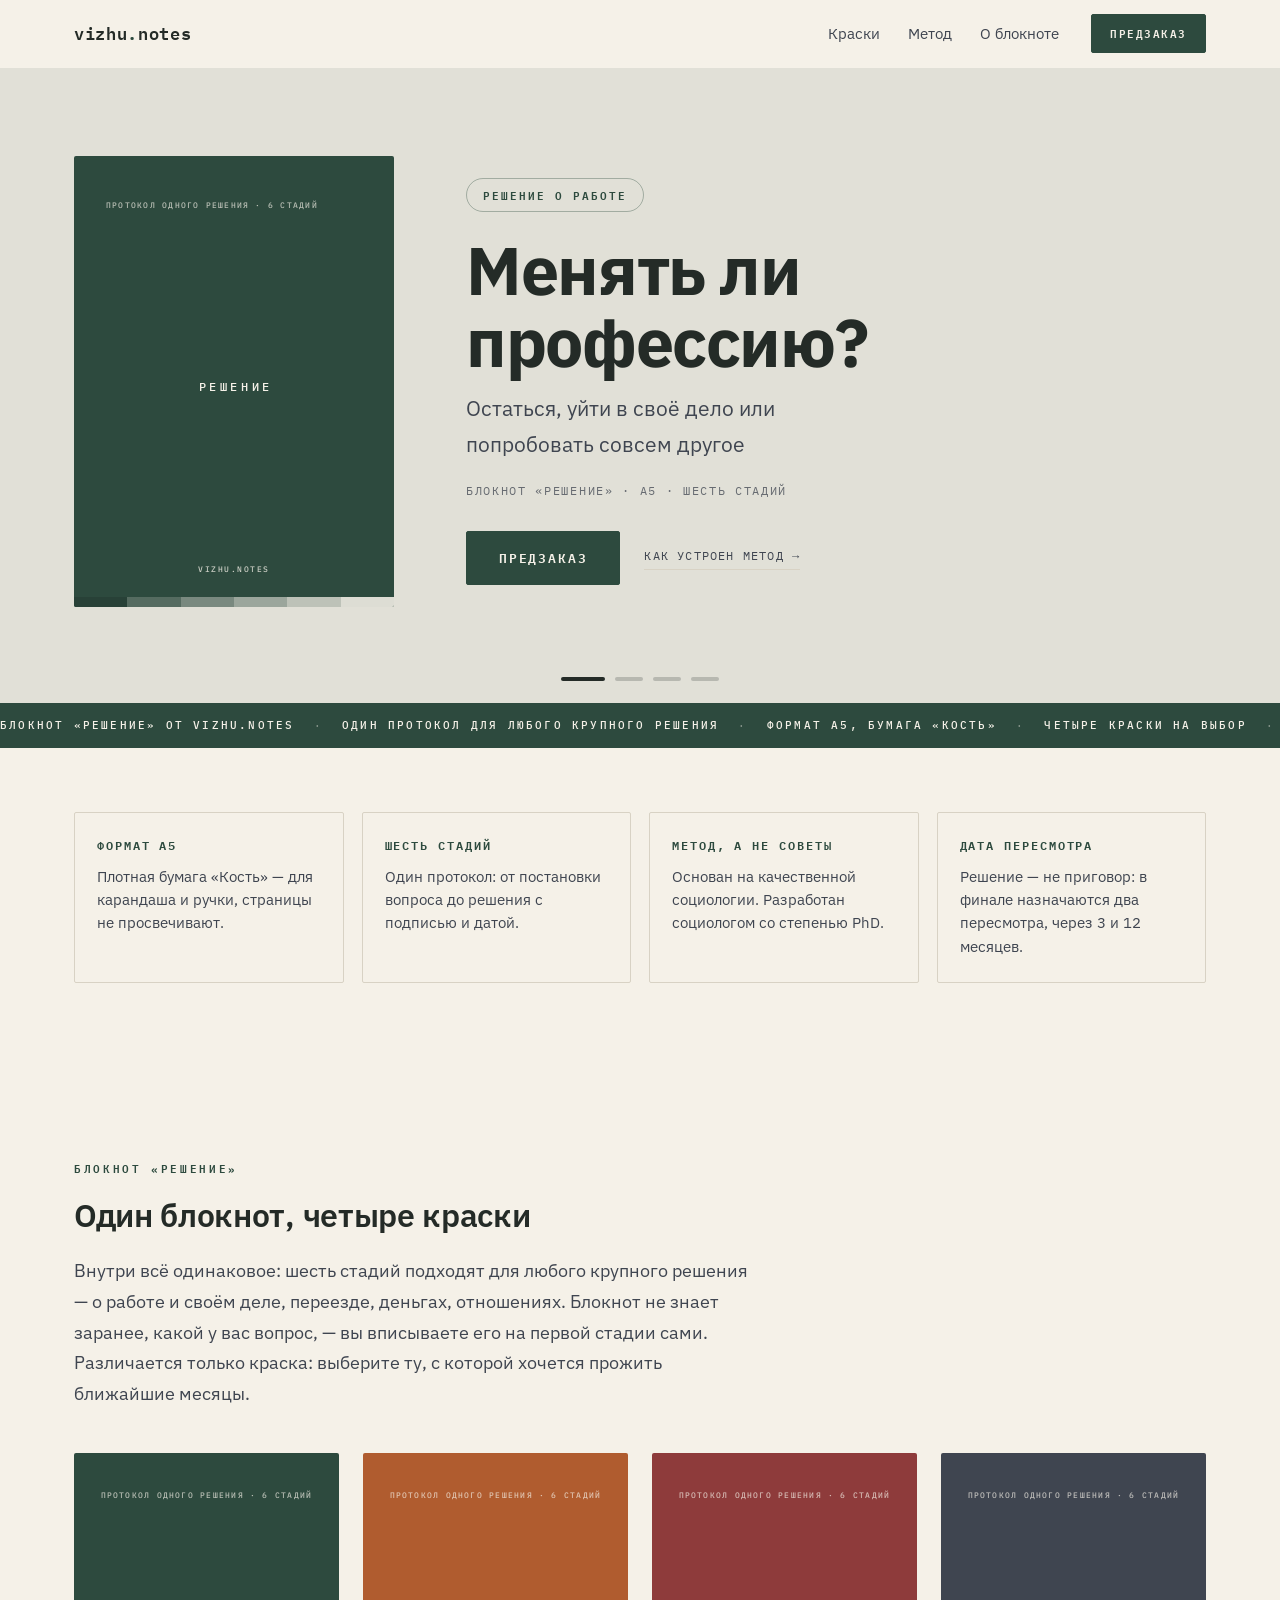
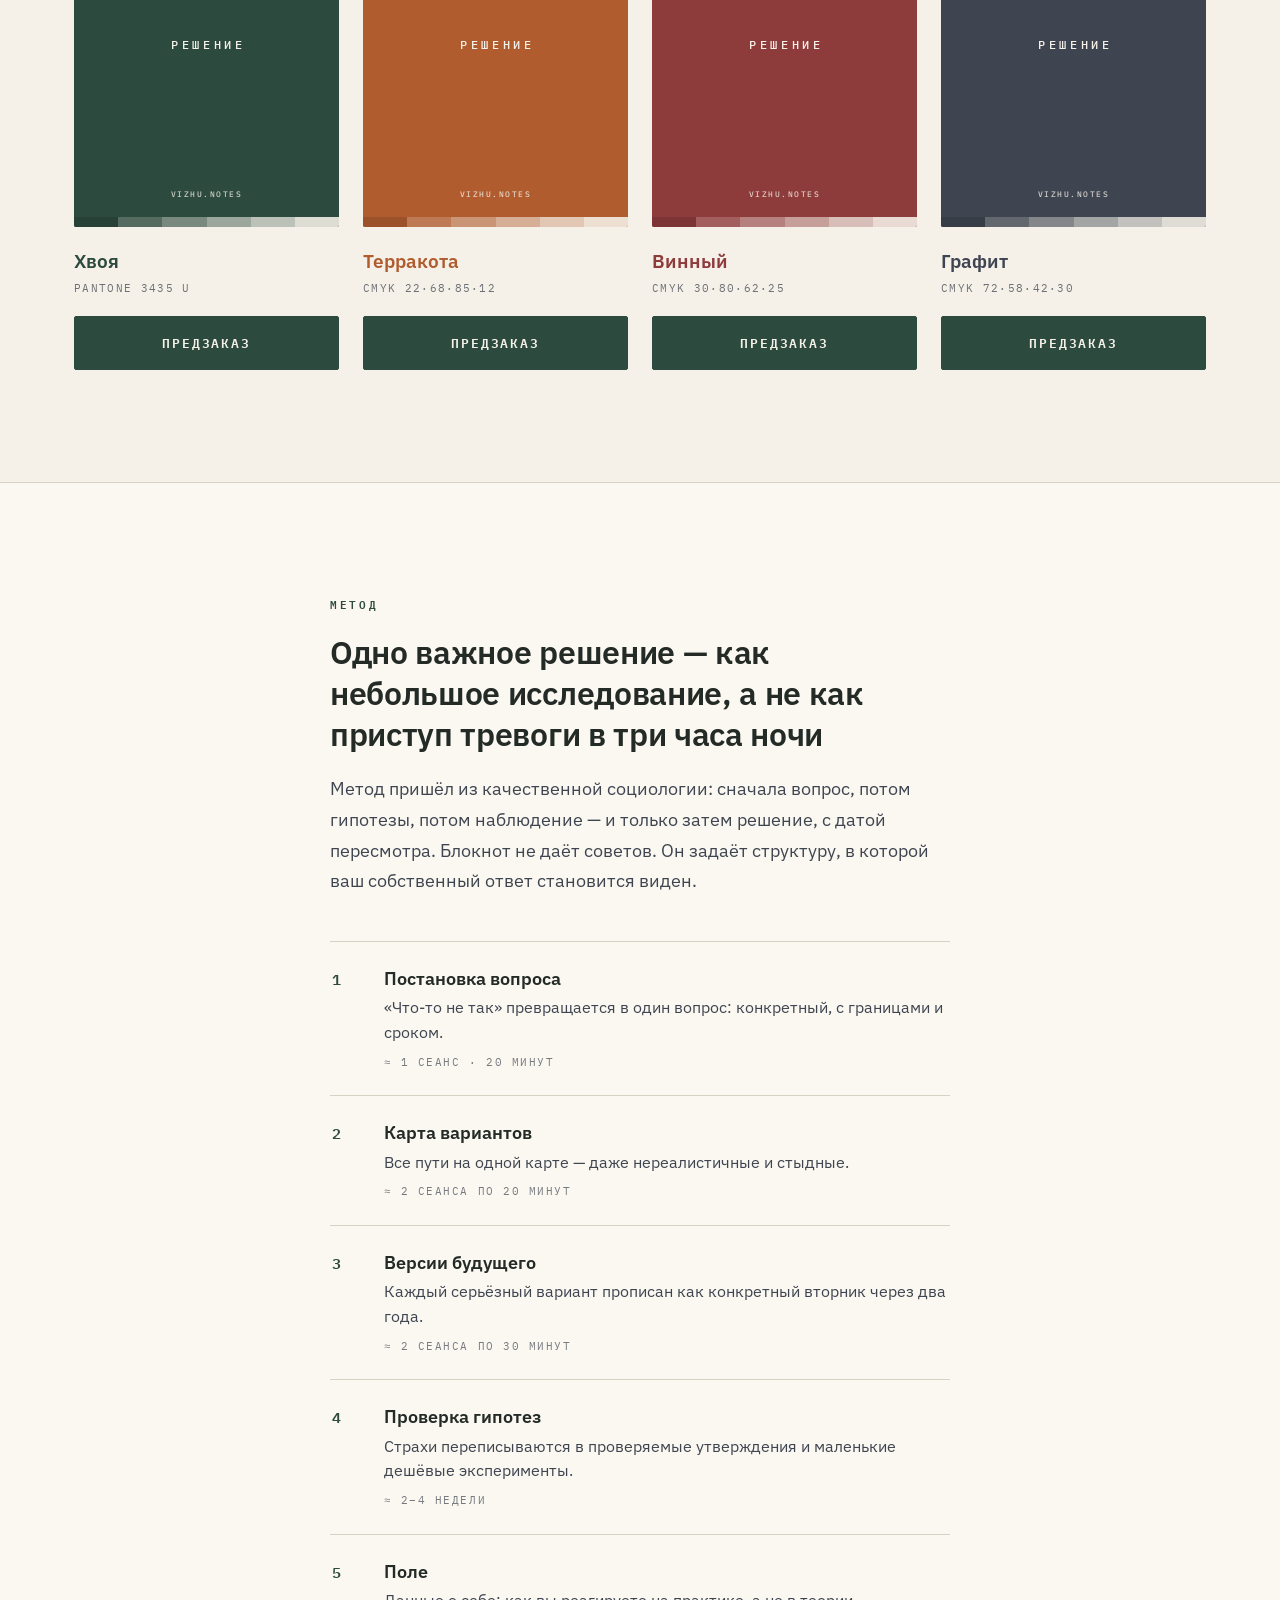
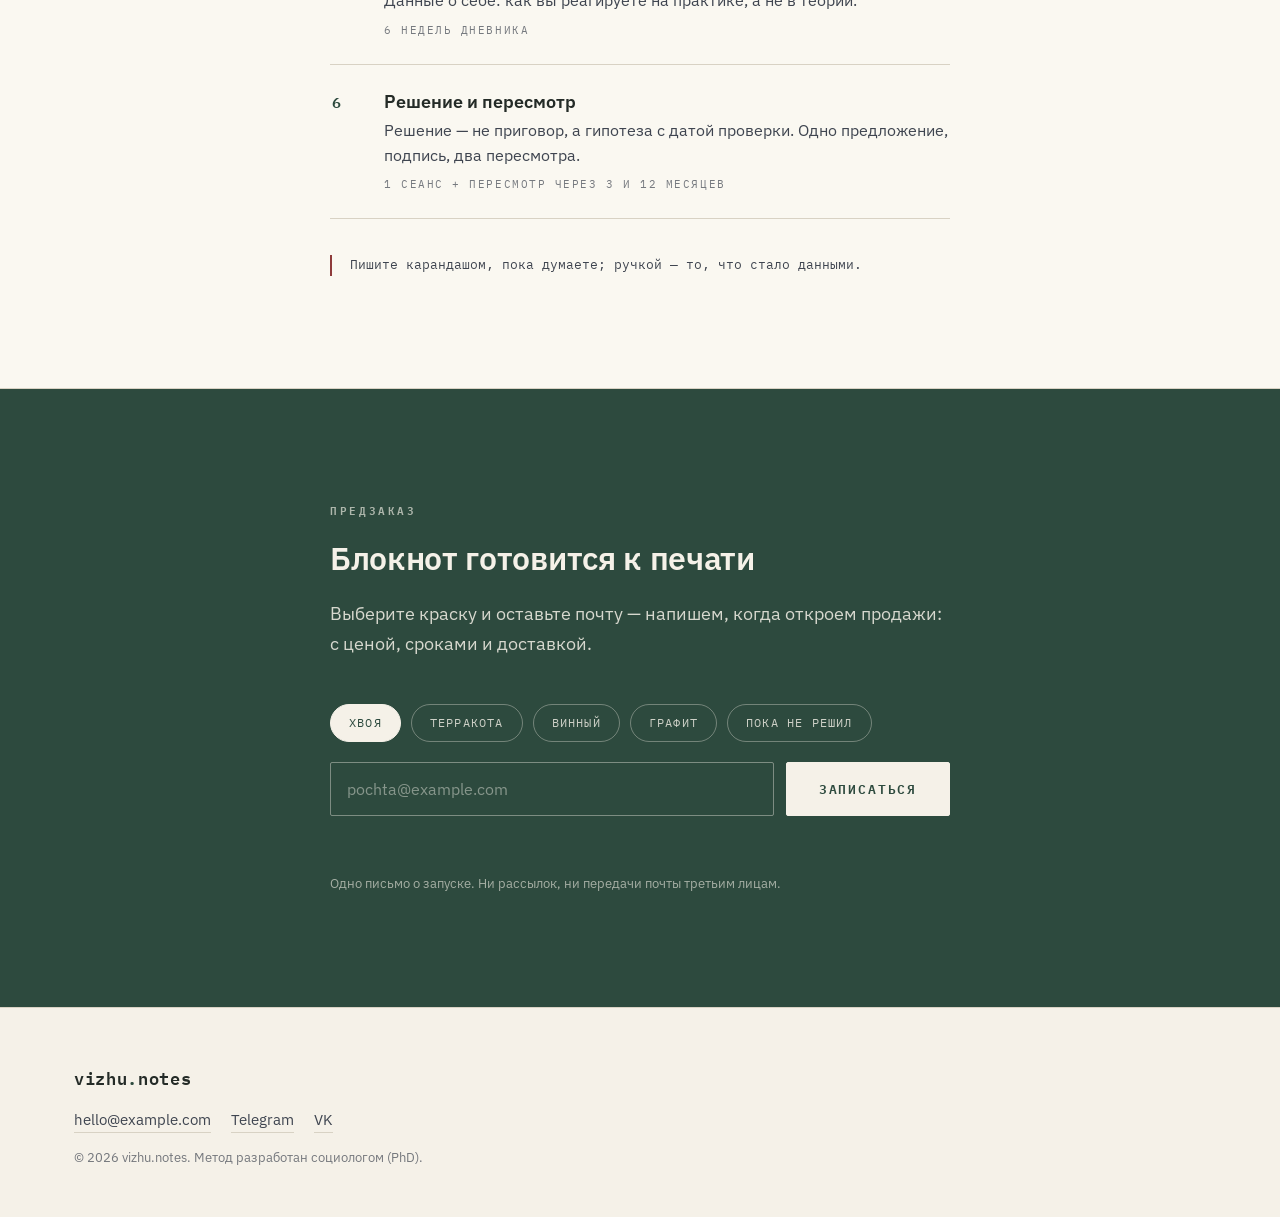
<file: ru/index.html>
<!DOCTYPE html>
<html lang="ru">
<head>
  <meta charset="UTF-8">
  <meta name="viewport" content="width=device-width, initial-scale=1.0">

  <!-- SEO: заголовок и описание страницы (можно менять текст) -->
  <title>vizhu.notes — блокнот «Решение» для важных решений</title>
  <meta name="description" content="vizhu.notes — бумажный блокнот «Решение»: протокол из шести стадий для одного важного решения. Четыре краски на выбор. Открыт предзаказ.">

  <!-- Шрифты подключены локально из папки fonts/ — внешних запросов нет,
       сайт одинаково открывается в России без VPN. -->
  <link rel="stylesheet" href="fonts.css">
  <link rel="stylesheet" href="styles.css">

  <link rel="icon" href="data:image/svg+xml,<svg xmlns='http://www.w3.org/2000/svg' viewBox='0 0 100 100'><rect width='100' height='100' fill='%232D4A3E'/><circle cx='50' cy='62' r='10' fill='%23F5F1E8'/></svg>">
</head>
<body>

  <!-- ============================================================
       ШАПКА — марка слева, разделы по центру, предзаказ справа
       ============================================================ -->
  <header class="site-header" id="site-header">
    <div class="container header-inner">
      <a href="#top" class="logo">vizhu<span class="logo-dot">.</span>notes</a>

      <nav class="site-nav" aria-label="Разделы сайта">
        <a href="#colors">Краски</a>
        <a href="#method">Метод</a>
        <a href="#about">О блокноте</a>
      </nav>

      <a href="#preorder" class="btn btn-small" data-preorder>Предзаказ</a>
    </div>
  </header>

  <!-- ============================================================
       1. СЛАЙДЕР — примеры решений, с которыми работает блокнот.
       Блокнот ОДИН: на каждом слайде он же, просто в другой краске.
       Заголовок слайда — вопрос, а не название товара.
       Листается сам раз в 6 секунд, останавливается при наведении.

       КАК ПОМЕНЯТЬ ВОПРОС: правьте текст внутри <h2> и <p class="slide-sub">.
       КАК ДОБАВИТЬ СЛАЙД: скопируйте <article class="slide">, поменяйте
       краску (--c) и текст, и добавьте одну <button> в блок точек ниже.
       ============================================================ -->
  <section class="hero" id="top">
    <div class="slider" id="slider">

      <article class="slide is-active" style="--c:#2d4a3e">
        <div class="container slide-inner">
          <div class="slide-cover">
            <!-- КОГДА ПОЯВЯТСЯ ФОТО: замените этот блок на
                 <img src="hvoya.jpg" alt="Блокнот «Решение», краска хвоя"> -->
            <span class="cover">
              <span class="cover-top">Протокол одного решения · 6 стадий</span>
              <span class="cover-name">Решение</span>
              <span class="cover-studio">vizhu.notes</span>
              <span class="cover-kern"><i></i><i></i><i></i><i></i><i></i><i></i></span>
            </span>
          </div>
          <div class="slide-text">
            <p class="pill">Решение о работе</p>
            <h2 class="slide-title">Менять ли профессию?</h2>
            <p class="slide-sub">Остаться, уйти в своё дело или попробовать совсем другое</p>
            <p class="slide-meta">Блокнот «Решение» · A5 · шесть стадий</p>
            <div class="slide-actions">
              <button class="btn" type="button" data-preorder>Предзаказ</button>
              <a href="#method" class="link-arrow">Как устроен метод</a>
            </div>
          </div>
        </div>
      </article>

      <article class="slide" style="--c:#2d4a3e">
        <div class="container slide-inner">
          <div class="slide-cover">
            <span class="cover">
              <span class="cover-top">Протокол одного решения · 6 стадий</span>
              <span class="cover-name">Решение</span>
              <span class="cover-studio">vizhu.notes</span>
              <span class="cover-kern"><i></i><i></i><i></i><i></i><i></i><i></i></span>
            </span>
          </div>
          <div class="slide-text">
            <p class="pill">Решение о переезде</p>
            <h2 class="slide-title">Переезжать ли?</h2>
            <p class="slide-sub">Другой город, другая страна — или всё-таки вернуться</p>
            <p class="slide-meta">Блокнот «Решение» · A5 · шесть стадий</p>
            <div class="slide-actions">
              <button class="btn" type="button" data-preorder>Предзаказ</button>
              <a href="#method" class="link-arrow">Как устроен метод</a>
            </div>
          </div>
        </div>
      </article>

      <article class="slide" style="--c:#2d4a3e">
        <div class="container slide-inner">
          <div class="slide-cover">
            <span class="cover">
              <span class="cover-top">Протокол одного решения · 6 стадий</span>
              <span class="cover-name">Решение</span>
              <span class="cover-studio">vizhu.notes</span>
              <span class="cover-kern"><i></i><i></i><i></i><i></i><i></i><i></i></span>
            </span>
          </div>
          <div class="slide-text">
            <p class="pill">Решение о деньгах</p>
            <h2 class="slide-title">Стоит ли оно этих денег?</h2>
            <p class="slide-sub">Крупная трата, долг или отказ от дохода ради чего-то важного</p>
            <p class="slide-meta">Блокнот «Решение» · A5 · шесть стадий</p>
            <div class="slide-actions">
              <button class="btn" type="button" data-preorder>Предзаказ</button>
              <a href="#method" class="link-arrow">Как устроен метод</a>
            </div>
          </div>
        </div>
      </article>

      <article class="slide" style="--c:#2d4a3e">
        <div class="container slide-inner">
          <div class="slide-cover">
            <span class="cover">
              <span class="cover-top">Протокол одного решения · 6 стадий</span>
              <span class="cover-name">Решение</span>
              <span class="cover-studio">vizhu.notes</span>
              <span class="cover-kern"><i></i><i></i><i></i><i></i><i></i><i></i></span>
            </span>
          </div>
          <div class="slide-text">
            <p class="pill">Решение об отношениях</p>
            <h2 class="slide-title">Оставаться ли вместе?</h2>
            <p class="slide-sub">Уйти, остаться — или наконец сказать вслух то, что накопилось</p>
            <p class="slide-meta">Блокнот «Решение» · A5 · шесть стадий</p>
            <div class="slide-actions">
              <button class="btn" type="button" data-preorder>Предзаказ</button>
              <a href="#method" class="link-arrow">Как устроен метод</a>
            </div>
          </div>
        </div>
      </article>

    </div>

    <!-- Точки переключения -->
    <div class="dots" id="dots" role="tablist" aria-label="Примеры решений">
      <button type="button" role="tab" aria-label="Профессия" aria-selected="true"></button>
      <button type="button" role="tab" aria-label="Переезд" aria-selected="false"></button>
      <button type="button" role="tab" aria-label="Деньги" aria-selected="false"></button>
      <button type="button" role="tab" aria-label="Отношения" aria-selected="false"></button>
    </div>
  </section>

  <!-- ============================================================
       2. БЕГУЩАЯ СТРОКА.
       Текст продублирован дважды — так строка едет без разрыва.
       Меняете текст — поменяйте в ОБЕИХ половинах одинаково.
       ============================================================ -->
  <div class="marquee" aria-hidden="true">
    <div class="marquee-track">
      <span class="marquee-part">
        Блокнот «Решение» от vizhu.notes <b>·</b> один протокол для любого крупного решения <b>·</b> формат A5, бумага «Кость» <b>·</b> четыре краски на выбор <b>·</b> открыт предзаказ <b>·</b>
      </span>
      <span class="marquee-part">
        Блокнот «Решение» от vizhu.notes <b>·</b> один протокол для любого крупного решения <b>·</b> формат A5, бумага «Кость» <b>·</b> четыре краски на выбор <b>·</b> открыт предзаказ <b>·</b>
      </span>
    </div>
  </div>

  <!-- ============================================================
       3. ЧЕТЫРЕ ФАКТА О БЛОКНОТЕ.
       Когда определитесь с доставкой и оплатой — замените
       эти плашки на «СДЭК по России», «Оплата картой и СБП» и т. п.
       ============================================================ -->
  <section class="facts" id="about">
    <div class="container facts-grid">
      <div class="fact">
        <p class="fact-title">Формат A5</p>
        <p class="fact-text">Плотная бумага «Кость» — для карандаша и ручки, страницы не просвечивают.</p>
      </div>
      <div class="fact">
        <p class="fact-title">Шесть стадий</p>
        <p class="fact-text">Один протокол: от постановки вопроса до решения с подписью и датой.</p>
      </div>
      <div class="fact">
        <p class="fact-title">Метод, а не советы</p>
        <p class="fact-text">Основан на качественной социологии. Разработан социологом со степенью PhD.</p>
      </div>
      <div class="fact">
        <p class="fact-title">Дата пересмотра</p>
        <p class="fact-text">Решение — не приговор: в финале назначаются два пересмотра, через 3 и 12 месяцев.</p>
      </div>
    </div>
  </section>

  <!-- ============================================================
       4. ЧЕТЫРЕ КРАСКИ — это один и тот же блокнот.
       Содержание одинаковое, различается только краска обложки.
       У каждой краски своя кнопка предзаказа.
       ============================================================ -->
  <section class="section" id="colors">
    <div class="container">
      <p class="eyebrow">Блокнот «Решение»</p>
      <h2 class="section-title">Один блокнот, четыре краски</h2>
      <p class="section-lead">
        Внутри всё одинаковое: шесть стадий подходят для любого крупного решения —
        о работе и своём деле, переезде, деньгах, отношениях. Блокнот не знает
        заранее, какой у вас вопрос, — вы вписываете его на первой стадии сами.
        Различается только краска: выберите ту, с которой хочется прожить
        ближайшие месяцы.
      </p>

      <div class="catalog">

        <article class="product" style="--c:#2d4a3e">
          <span class="cover">
            <span class="cover-top">Протокол одного решения · 6 стадий</span>
            <span class="cover-name">Решение</span>
            <span class="cover-studio">vizhu.notes</span>
            <span class="cover-kern"><i></i><i></i><i></i><i></i><i></i><i></i></span>
          </span>
          <h3 class="product-title">Хвоя</h3>
          <p class="product-ink">Pantone 3435 U</p>
          <button class="btn btn-wide" type="button" data-preorder data-notebook="Хвоя">Предзаказ</button>
        </article>

        <article class="product" style="--c:#b05c2f">
          <span class="cover">
            <span class="cover-top">Протокол одного решения · 6 стадий</span>
            <span class="cover-name">Решение</span>
            <span class="cover-studio">vizhu.notes</span>
            <span class="cover-kern"><i></i><i></i><i></i><i></i><i></i><i></i></span>
          </span>
          <h3 class="product-title">Терракота</h3>
          <p class="product-ink">CMYK 22·68·85·12</p>
          <button class="btn btn-wide" type="button" data-preorder data-notebook="Терракота">Предзаказ</button>
        </article>

        <article class="product" style="--c:#8e3b3b">
          <span class="cover">
            <span class="cover-top">Протокол одного решения · 6 стадий</span>
            <span class="cover-name">Решение</span>
            <span class="cover-studio">vizhu.notes</span>
            <span class="cover-kern"><i></i><i></i><i></i><i></i><i></i><i></i></span>
          </span>
          <h3 class="product-title">Винный</h3>
          <p class="product-ink">CMYK 30·80·62·25</p>
          <button class="btn btn-wide" type="button" data-preorder data-notebook="Винный">Предзаказ</button>
        </article>

        <article class="product" style="--c:#3f4550">
          <span class="cover">
            <span class="cover-top">Протокол одного решения · 6 стадий</span>
            <span class="cover-name">Решение</span>
            <span class="cover-studio">vizhu.notes</span>
            <span class="cover-kern"><i></i><i></i><i></i><i></i><i></i><i></i></span>
          </span>
          <h3 class="product-title">Графит</h3>
          <p class="product-ink">CMYK 72·58·42·30</p>
          <button class="btn btn-wide" type="button" data-preorder data-notebook="Графит">Предзаказ</button>
        </article>

      </div>
    </div>
  </section>

  <!-- ============================================================
       5. МЕТОД — шесть стадий
       ============================================================ -->
  <section class="section section-tinted" id="method">
    <div class="container narrow">
      <p class="eyebrow">Метод</p>
      <h2 class="section-title">Одно важное решение&nbsp;— как небольшое исследование, а&nbsp;не&nbsp;как приступ тревоги в&nbsp;три часа ночи</h2>
      <p class="section-lead">
        Метод пришёл из качественной социологии: сначала вопрос, потом гипотезы,
        потом наблюдение — и только затем решение, с датой пересмотра.
        Блокнот не даёт советов. Он задаёт структуру, в которой
        ваш собственный ответ становится виден.
      </p>

      <ol class="stages">
        <li class="stage">
          <span class="stage-num">1</span>
          <div>
            <h3 class="stage-title">Постановка вопроса</h3>
            <p class="stage-text">«Что-то не так» превращается в один вопрос: конкретный, с границами и сроком.</p>
            <p class="stage-meta">≈ 1 сеанс · 20 минут</p>
          </div>
        </li>
        <li class="stage">
          <span class="stage-num">2</span>
          <div>
            <h3 class="stage-title">Карта вариантов</h3>
            <p class="stage-text">Все пути на одной карте — даже нереалистичные и стыдные.</p>
            <p class="stage-meta">≈ 2 сеанса по 20 минут</p>
          </div>
        </li>
        <li class="stage">
          <span class="stage-num">3</span>
          <div>
            <h3 class="stage-title">Версии будущего</h3>
            <p class="stage-text">Каждый серьёзный вариант прописан как конкретный вторник через два года.</p>
            <p class="stage-meta">≈ 2 сеанса по 30 минут</p>
          </div>
        </li>
        <li class="stage">
          <span class="stage-num">4</span>
          <div>
            <h3 class="stage-title">Проверка гипотез</h3>
            <p class="stage-text">Страхи переписываются в проверяемые утверждения и маленькие дешёвые эксперименты.</p>
            <p class="stage-meta">≈ 2–4 недели</p>
          </div>
        </li>
        <li class="stage">
          <span class="stage-num">5</span>
          <div>
            <h3 class="stage-title">Поле</h3>
            <p class="stage-text">Данные о себе: как вы реагируете на практике, а не в теории.</p>
            <p class="stage-meta">6 недель дневника</p>
          </div>
        </li>
        <li class="stage">
          <span class="stage-num">6</span>
          <div>
            <h3 class="stage-title">Решение и пересмотр</h3>
            <p class="stage-text">Решение — не приговор, а гипотеза с датой проверки. Одно предложение, подпись, два пересмотра.</p>
            <p class="stage-meta">1 сеанс + пересмотр через 3 и 12 месяцев</p>
          </div>
        </li>
      </ol>

      <p class="rule">Пишите карандашом, пока думаете; ручкой&nbsp;— то, что стало данными.</p>
    </div>
  </section>

  <!-- ============================================================
       6. ПРЕДЗАКАЗ — одна форма, выбор краски.
       Любая кнопка «Предзаказ» отмечает здесь свою краску.
       ============================================================ -->
  <section class="section section-pine" id="preorder">
    <div class="container narrow">
      <p class="eyebrow eyebrow-light">Предзаказ</p>
      <h2 class="section-title">Блокнот готовится к&nbsp;печати</h2>
      <p class="lede lede-light">
        Выберите краску и оставьте почту — напишем, когда откроем продажи:
        с ценой, сроками и доставкой.
      </p>

      <form class="preorder-form" id="preorder-form" novalidate>
        <fieldset class="picker">
          <legend class="sr-only">Какая краска вас интересует</legend>
          <label class="pick"><input type="radio" name="notebook" value="Хвоя" checked><span>Хвоя</span></label>
          <label class="pick"><input type="radio" name="notebook" value="Терракота"><span>Терракота</span></label>
          <label class="pick"><input type="radio" name="notebook" value="Винный"><span>Винный</span></label>
          <label class="pick"><input type="radio" name="notebook" value="Графит"><span>Графит</span></label>
          <label class="pick"><input type="radio" name="notebook" value="Ещё не выбрала"><span>Пока не решил</span></label>
        </fieldset>

        <div class="preorder-row">
          <label class="sr-only" for="email">Электронная почта</label>
          <input
            type="email"
            id="email"
            name="email"
            class="preorder-input"
            placeholder="pochta@example.com"
            autocomplete="email"
            required>
          <button type="submit" class="btn btn-paper">Записаться</button>
        </div>
      </form>

      <p class="form-status" id="form-status" role="status" aria-live="polite"></p>
      <p class="form-note">Одно письмо о запуске. Ни рассылок, ни передачи почты третьим лицам.</p>
    </div>
  </section>

  <!-- ============================================================
       7. ФУТЕР
       ============================================================ -->
  <footer class="site-footer">
    <div class="container footer-inner">
      <p class="footer-brand">vizhu<span class="logo-dot">.</span>notes</p>
      <p class="footer-text">
        <!-- Замените на свою почту -->
        <a href="mailto:hello@example.com">hello@example.com</a>
        <!-- Замените "#" на ссылки на свои профили -->
        <a href="#" rel="noopener">Telegram</a>
        <a href="#" rel="noopener">VK</a>
      </p>
      <p class="footer-bottom">© 2026 vizhu.notes. Метод разработан социологом (PhD).</p>
    </div>
  </footer>

  <script src="script.js"></script>
</body>
</html>
</file>
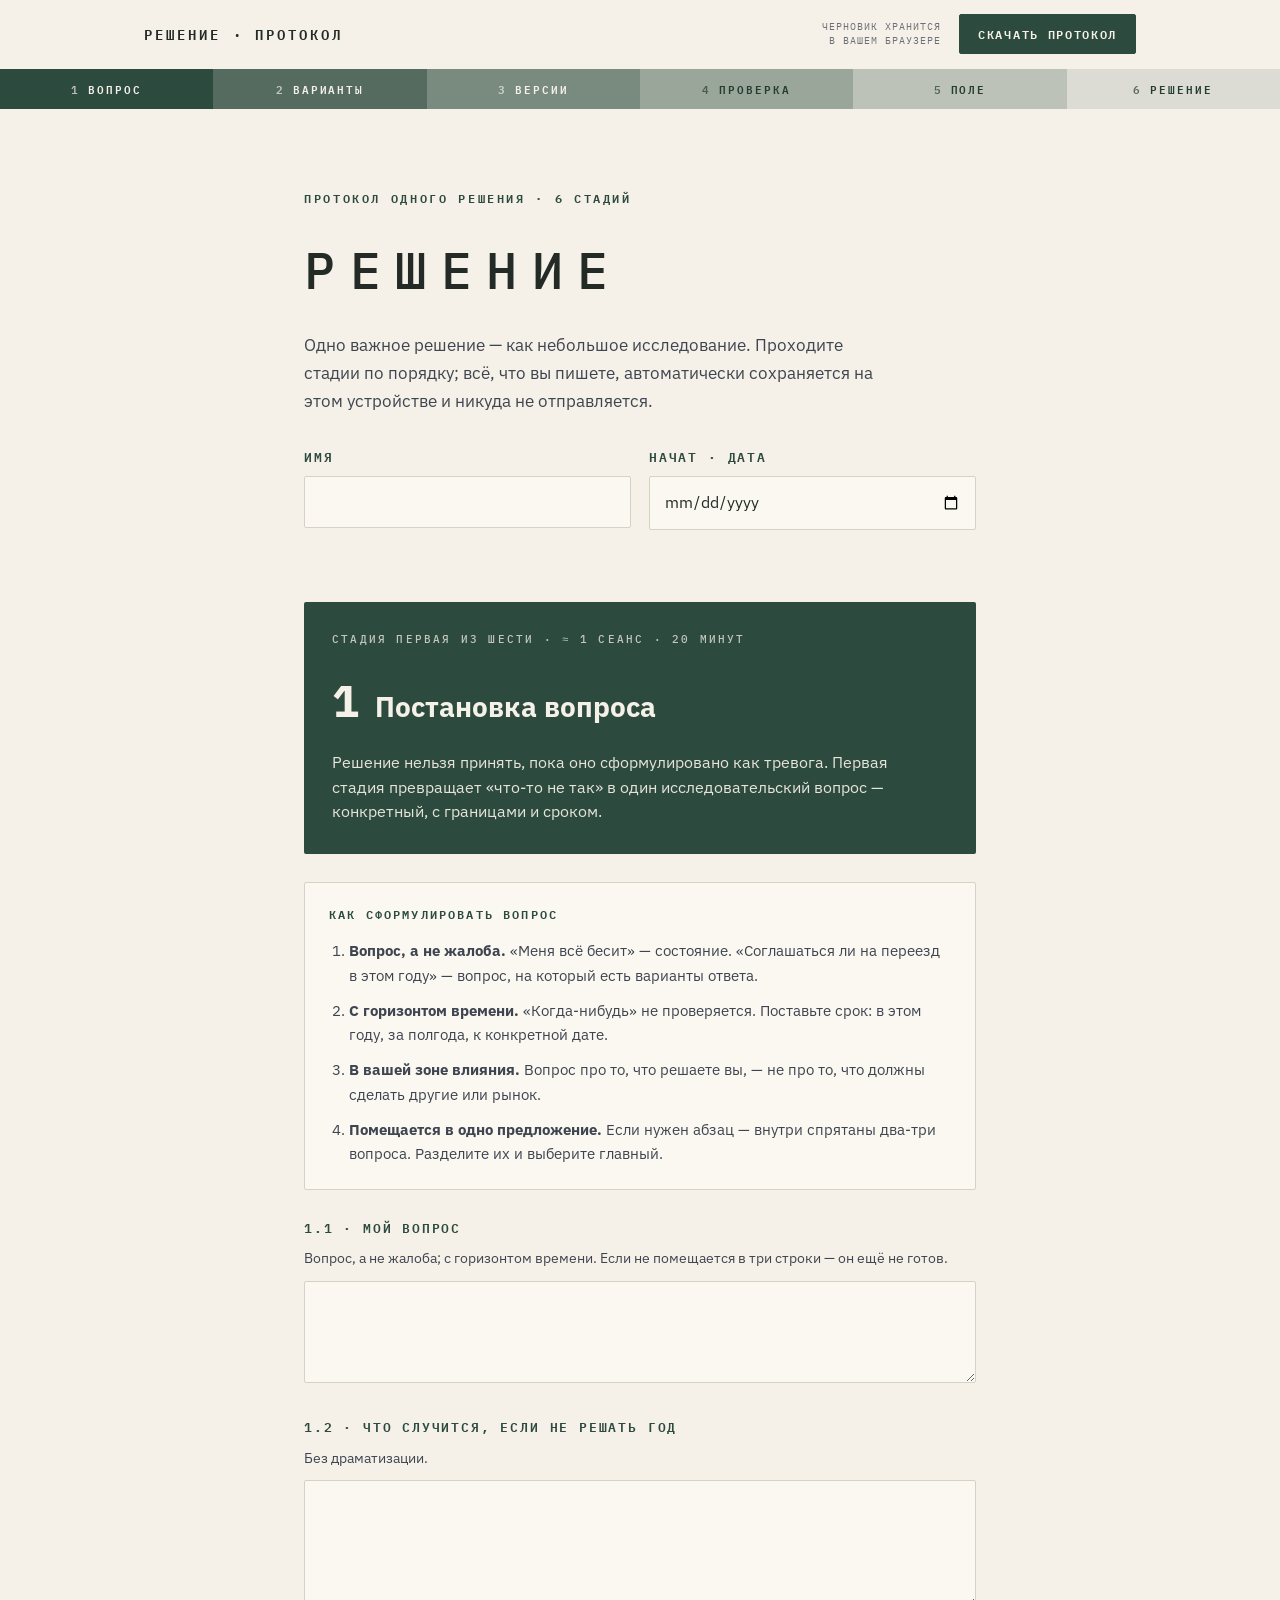
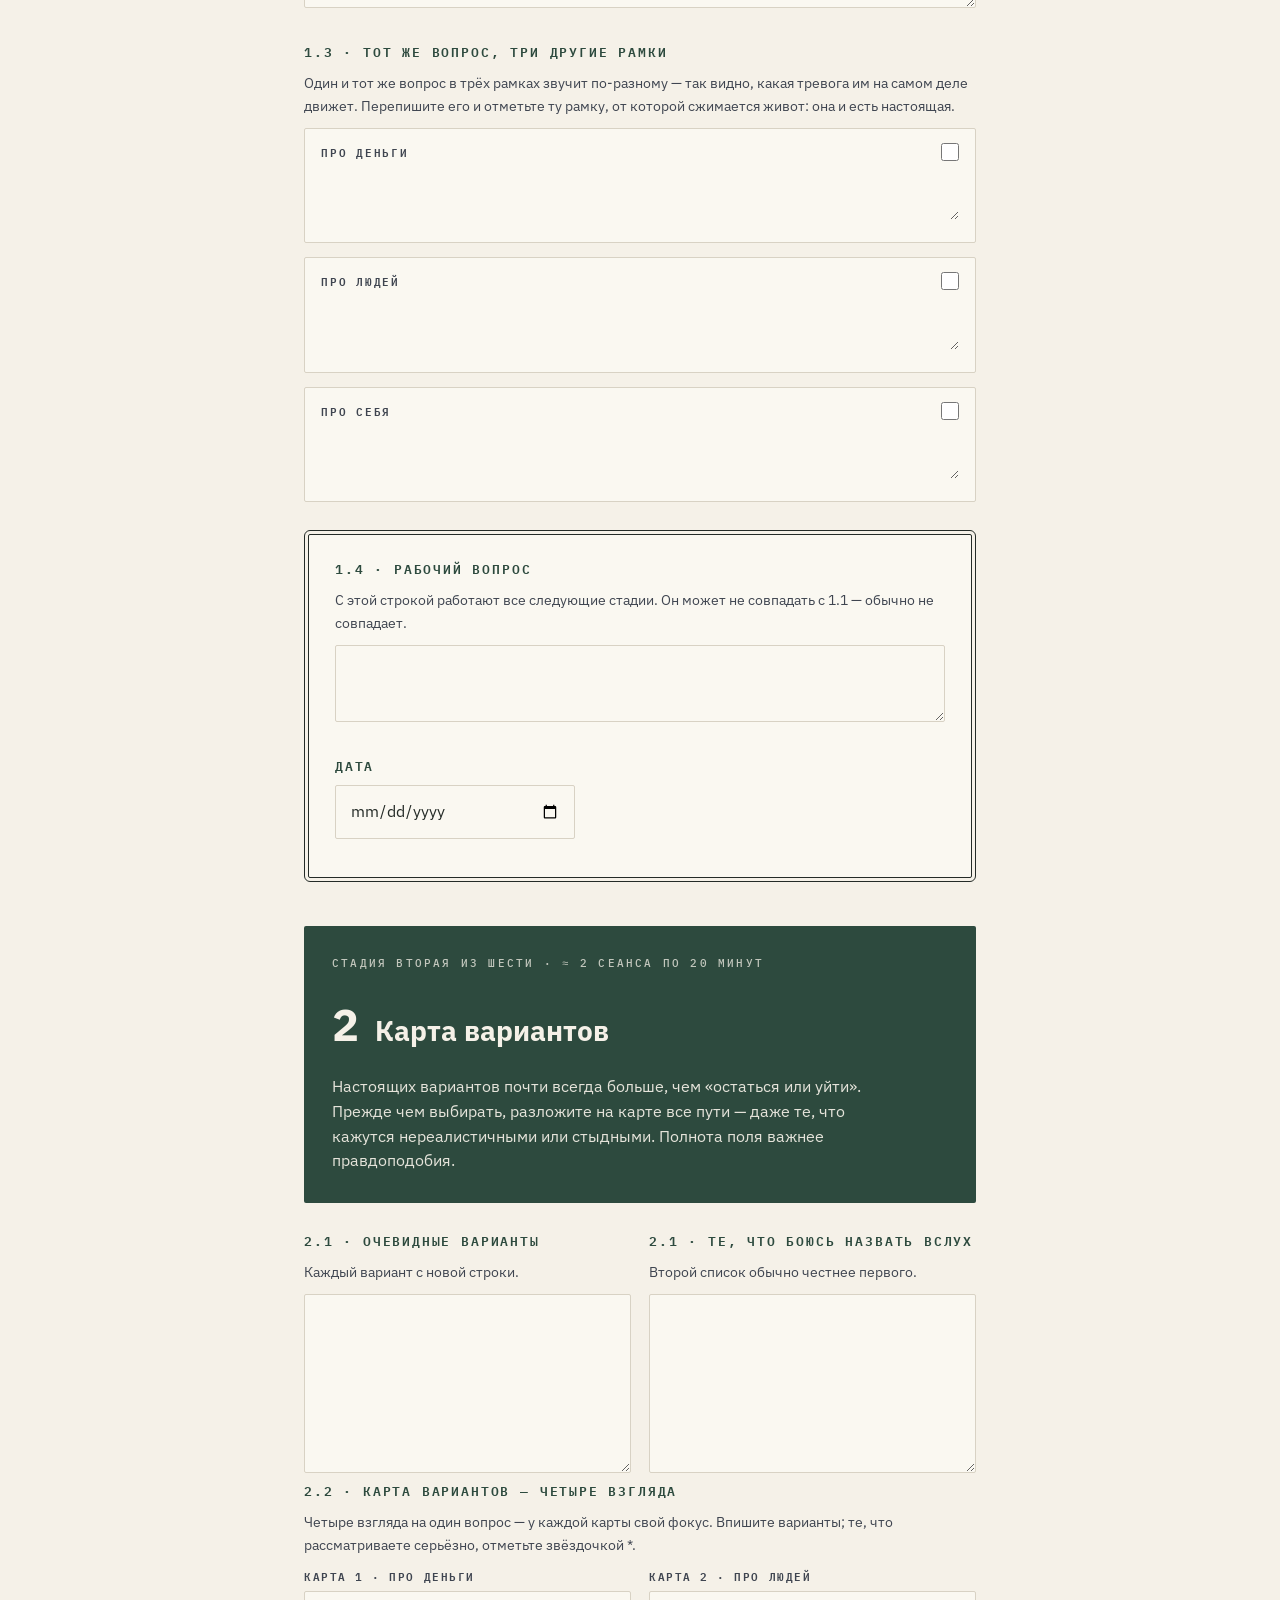
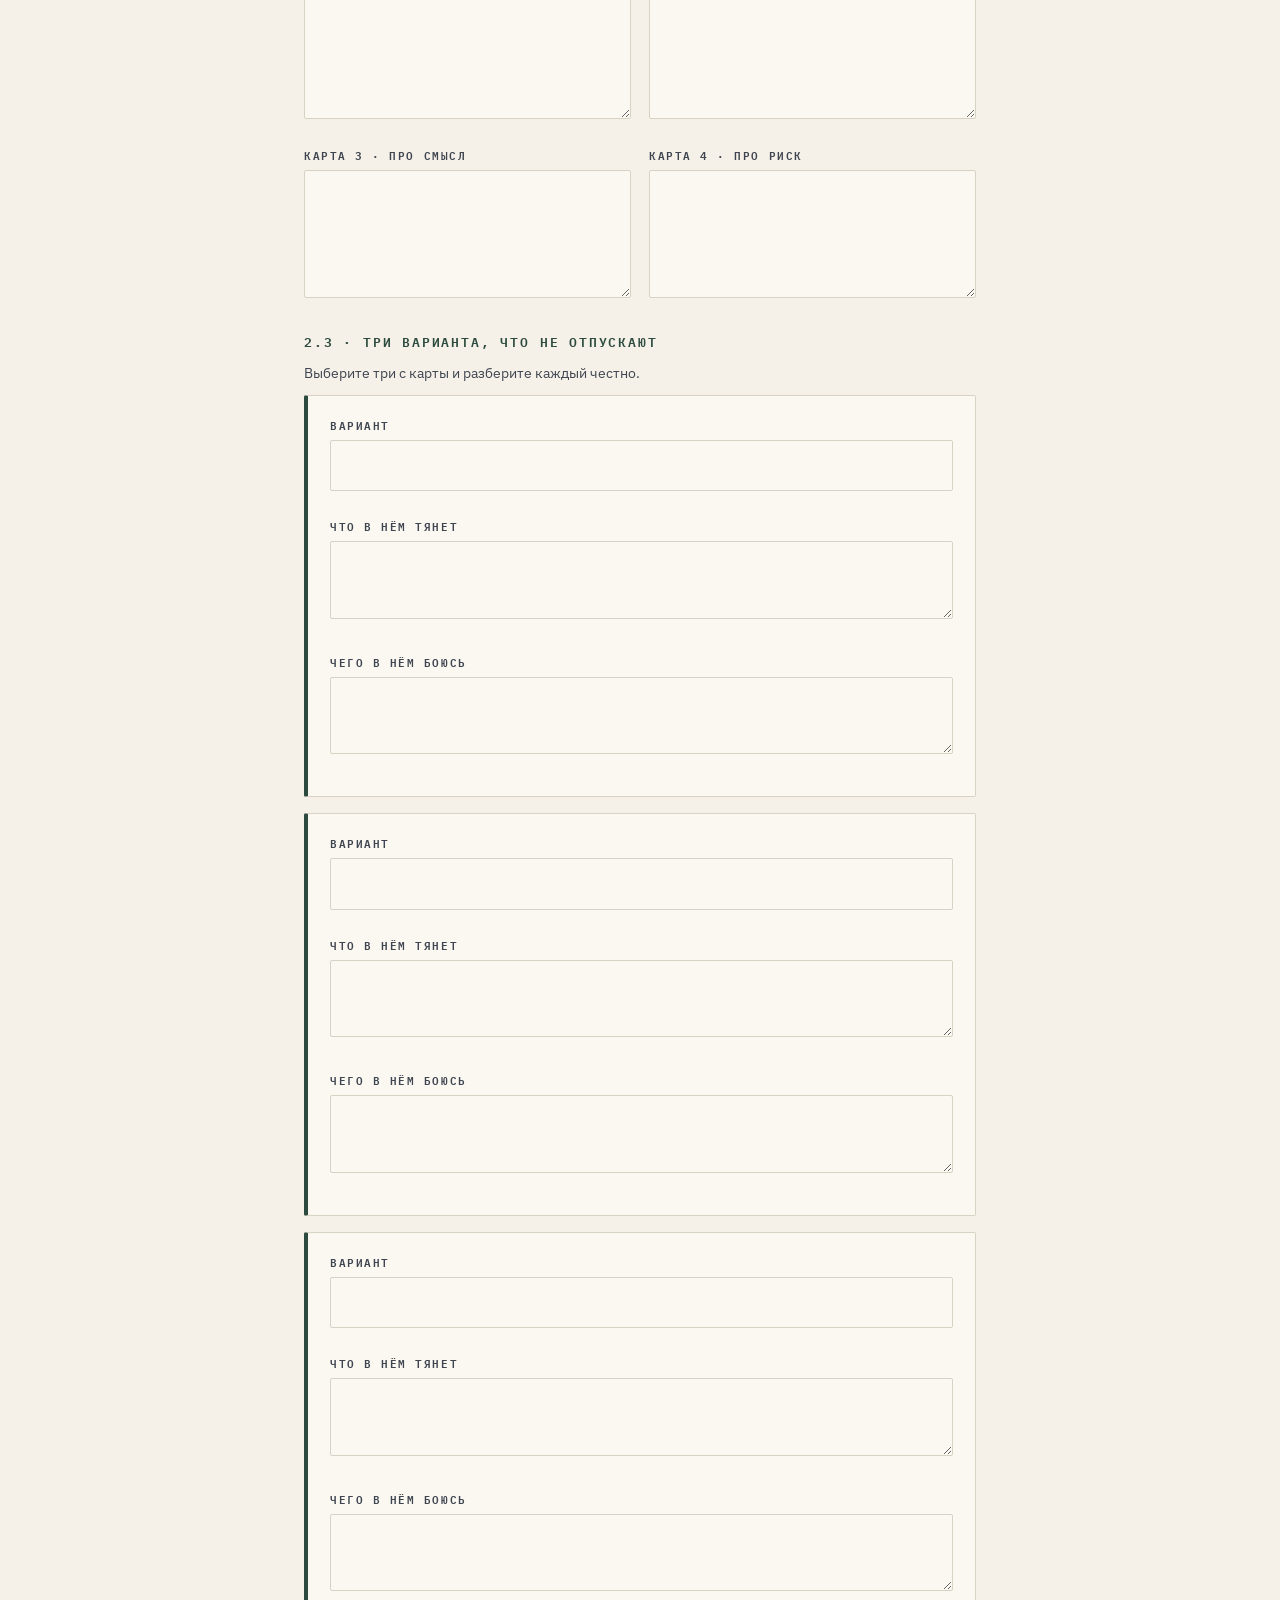
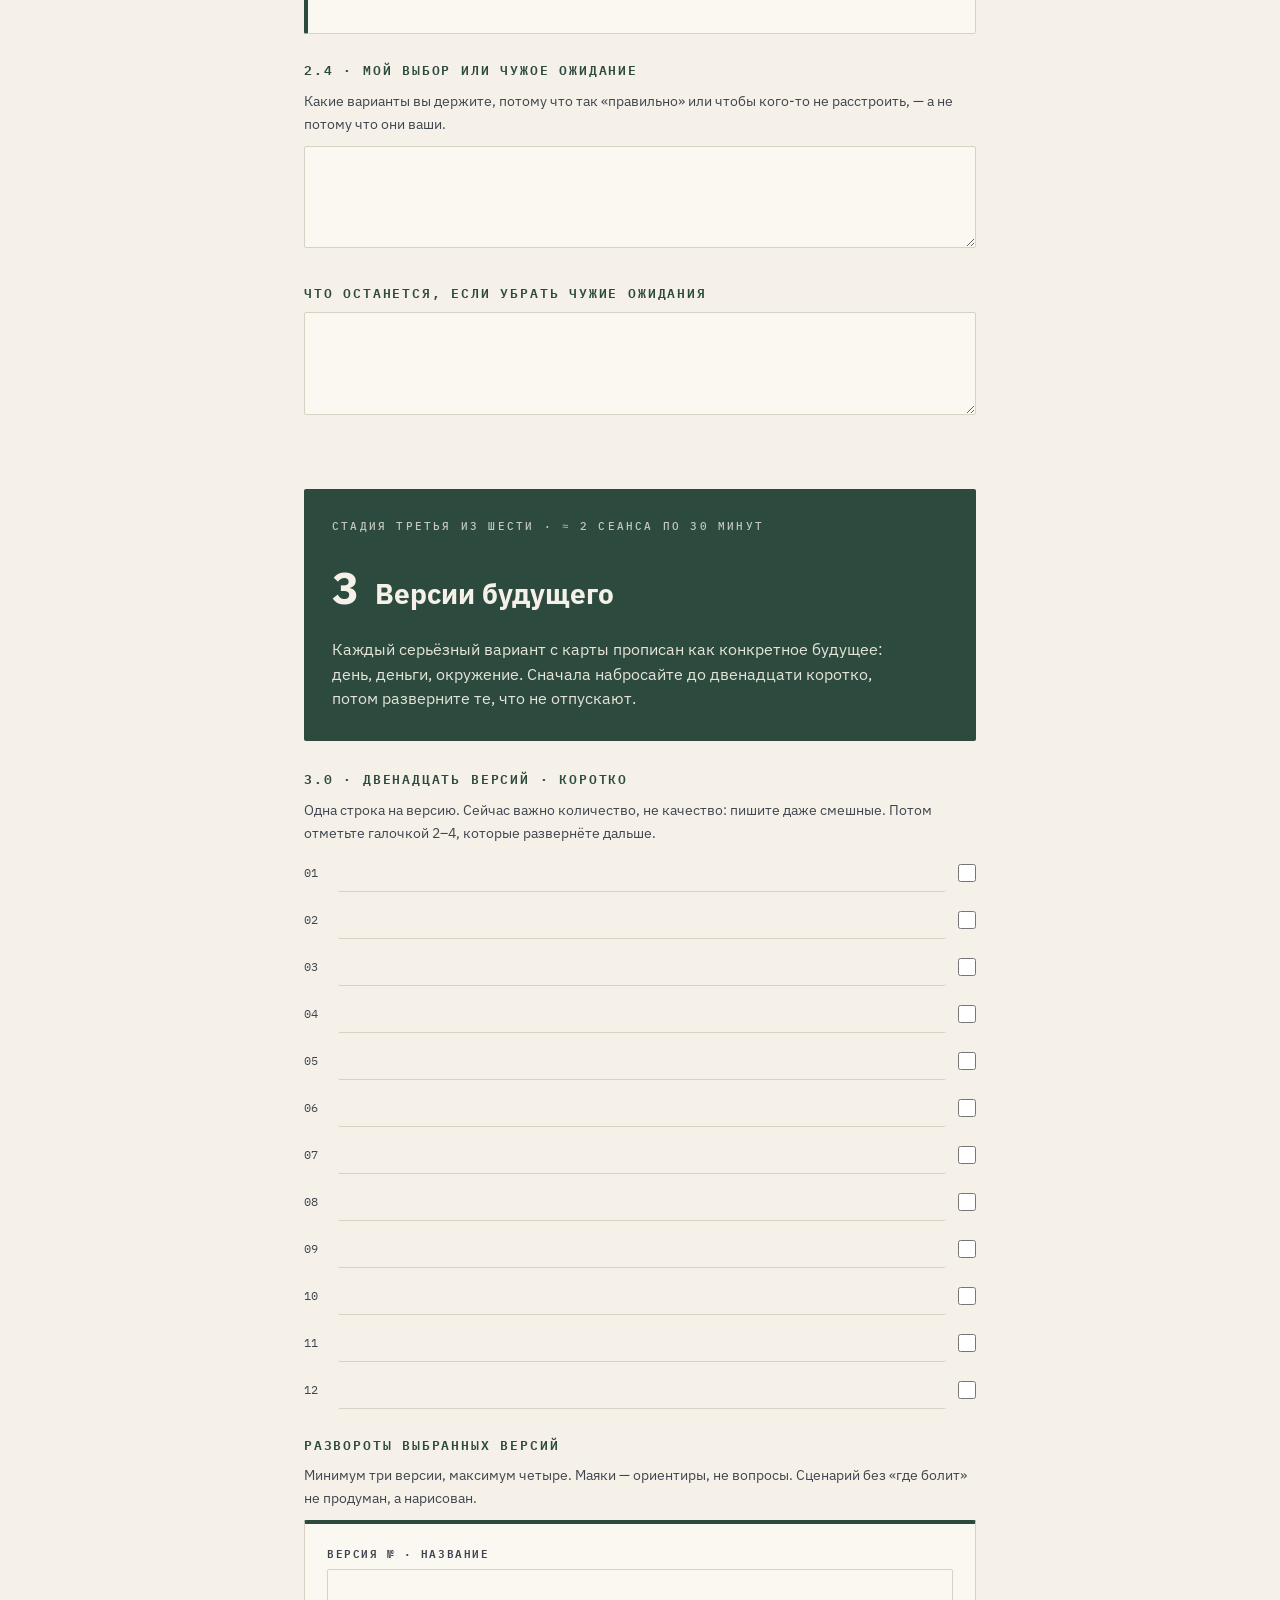
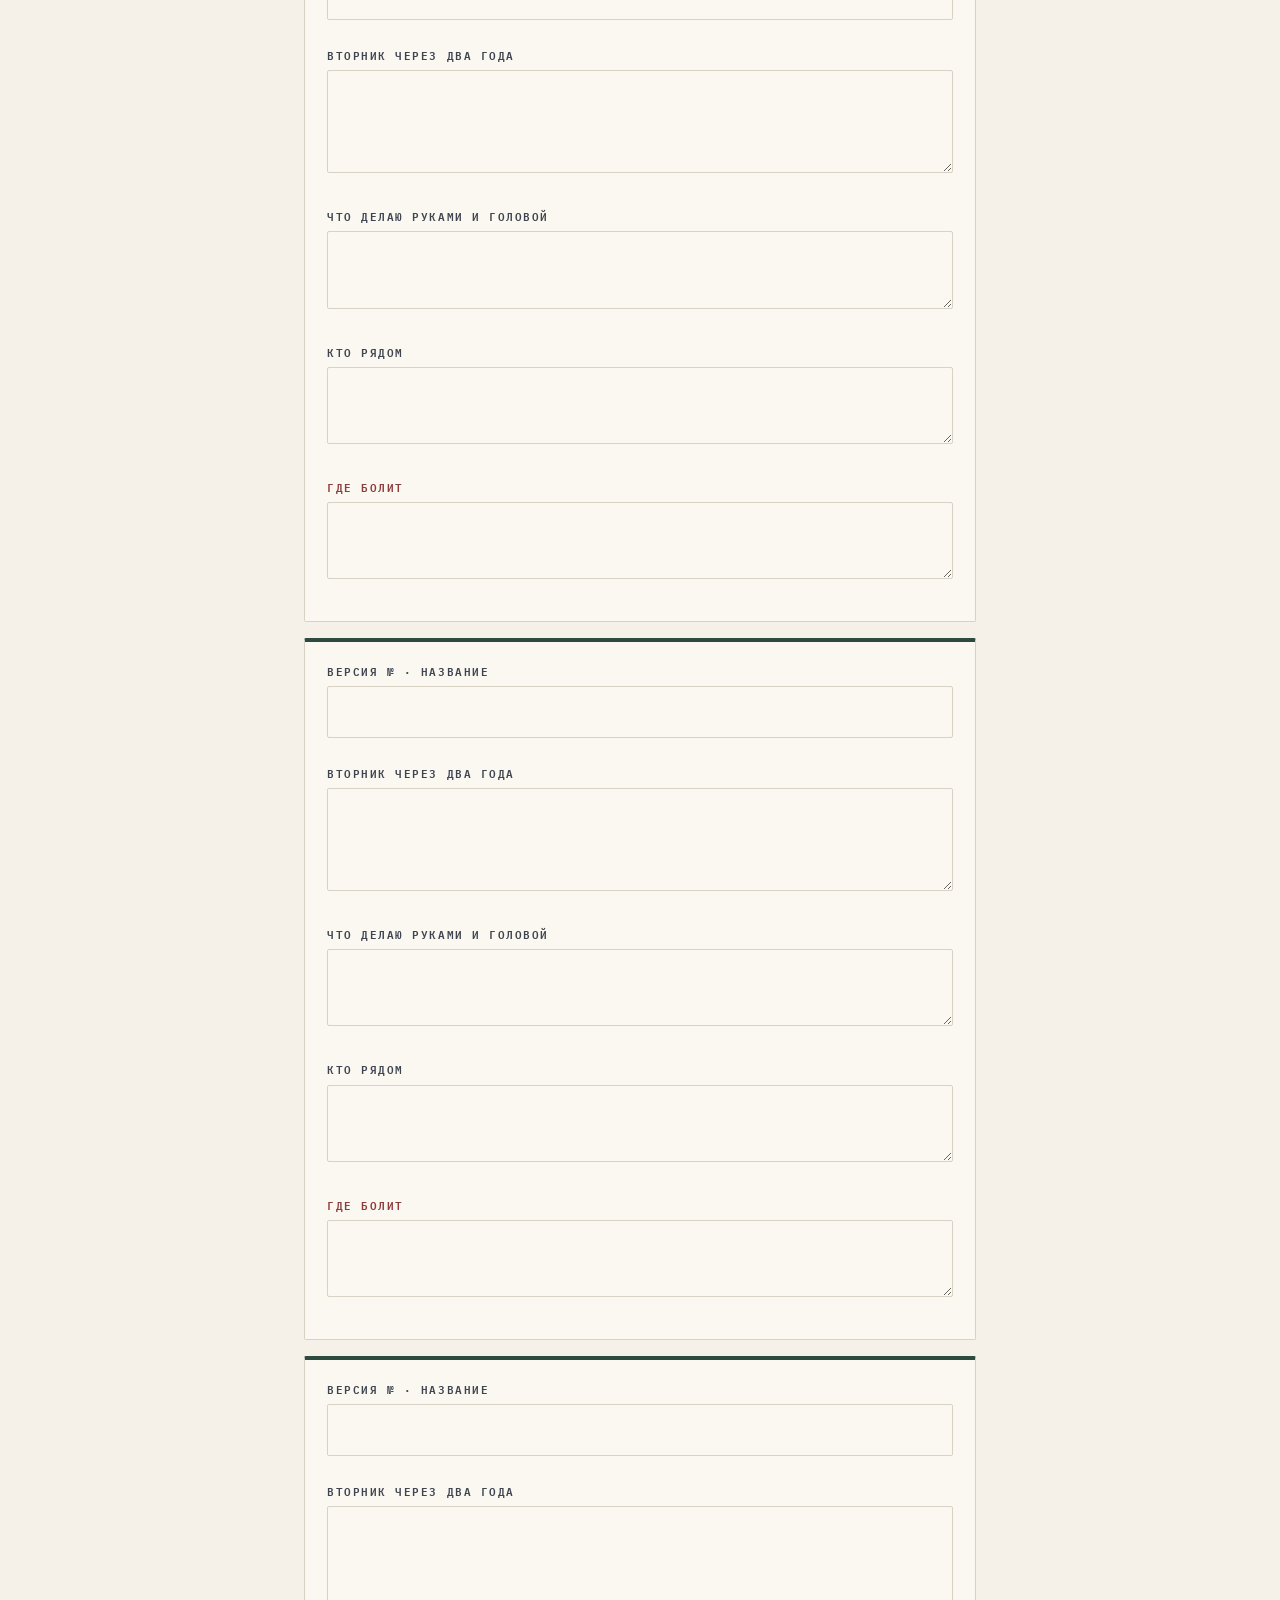
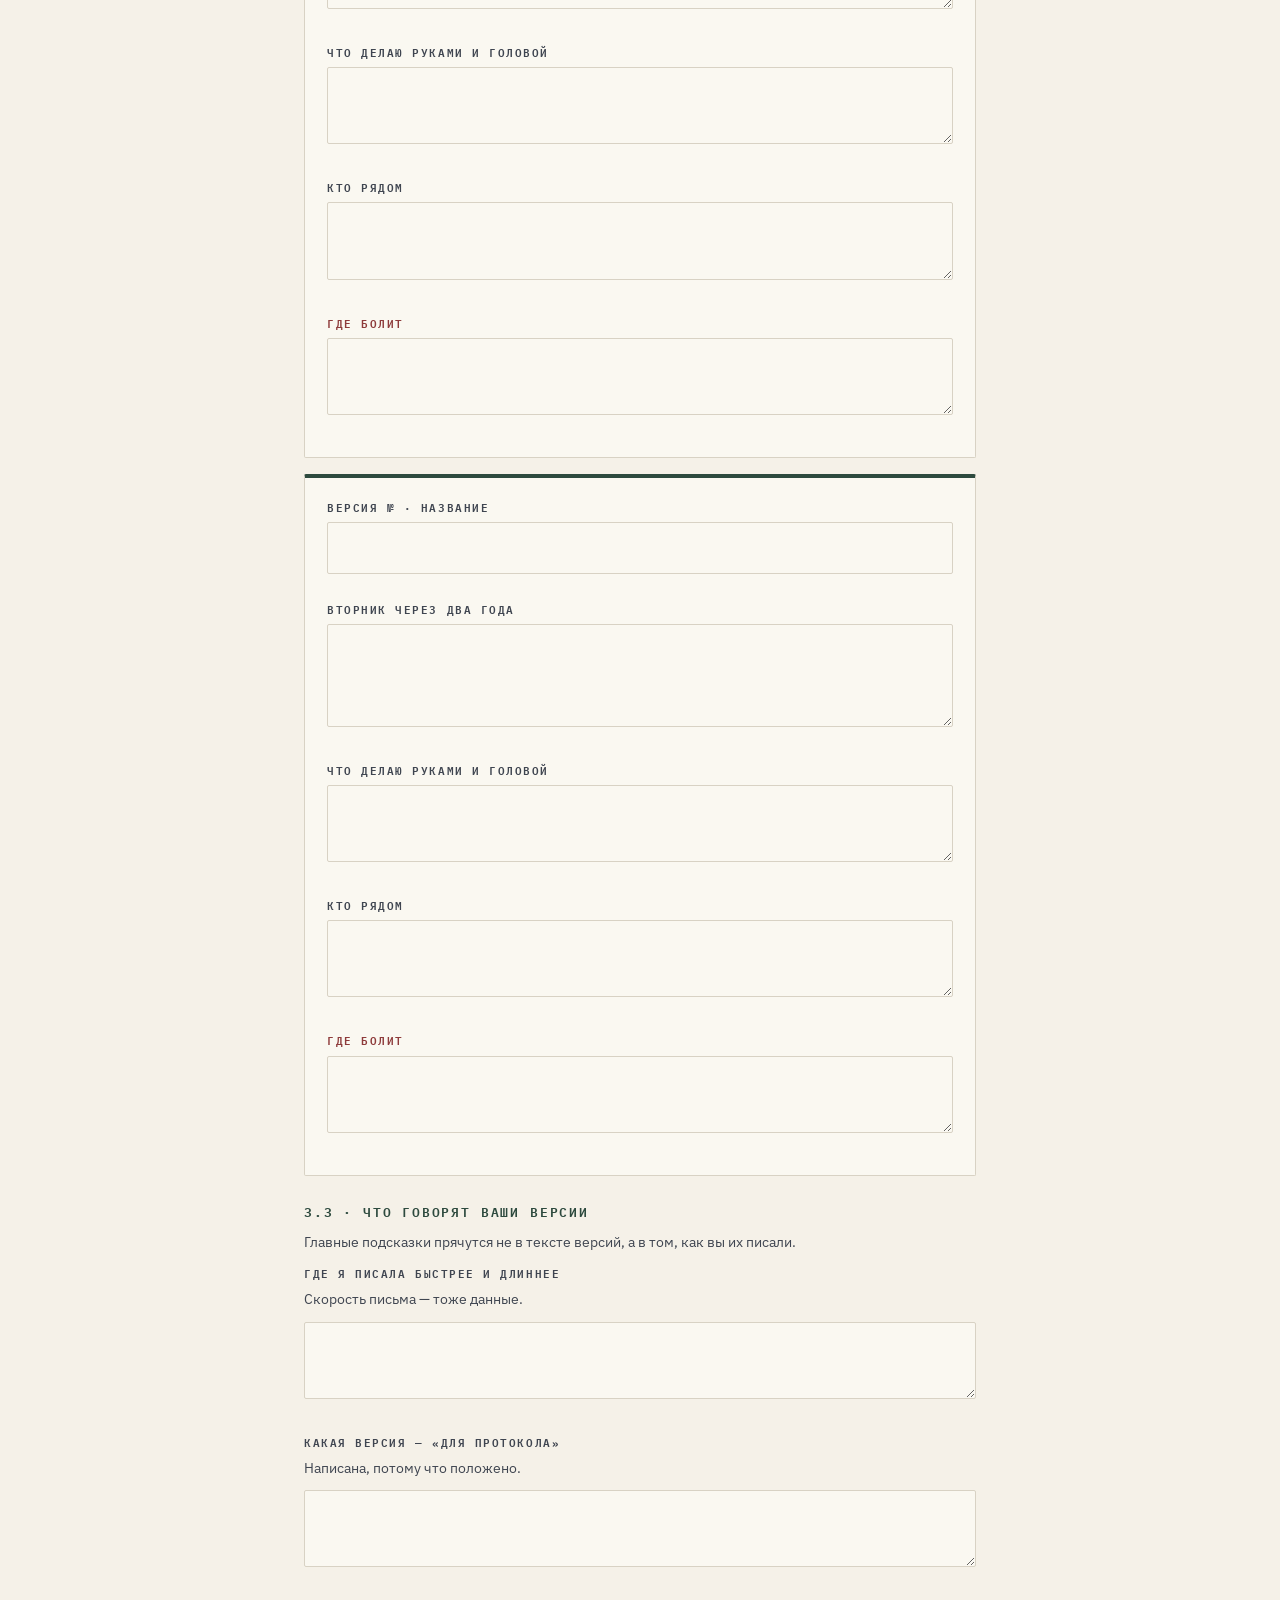
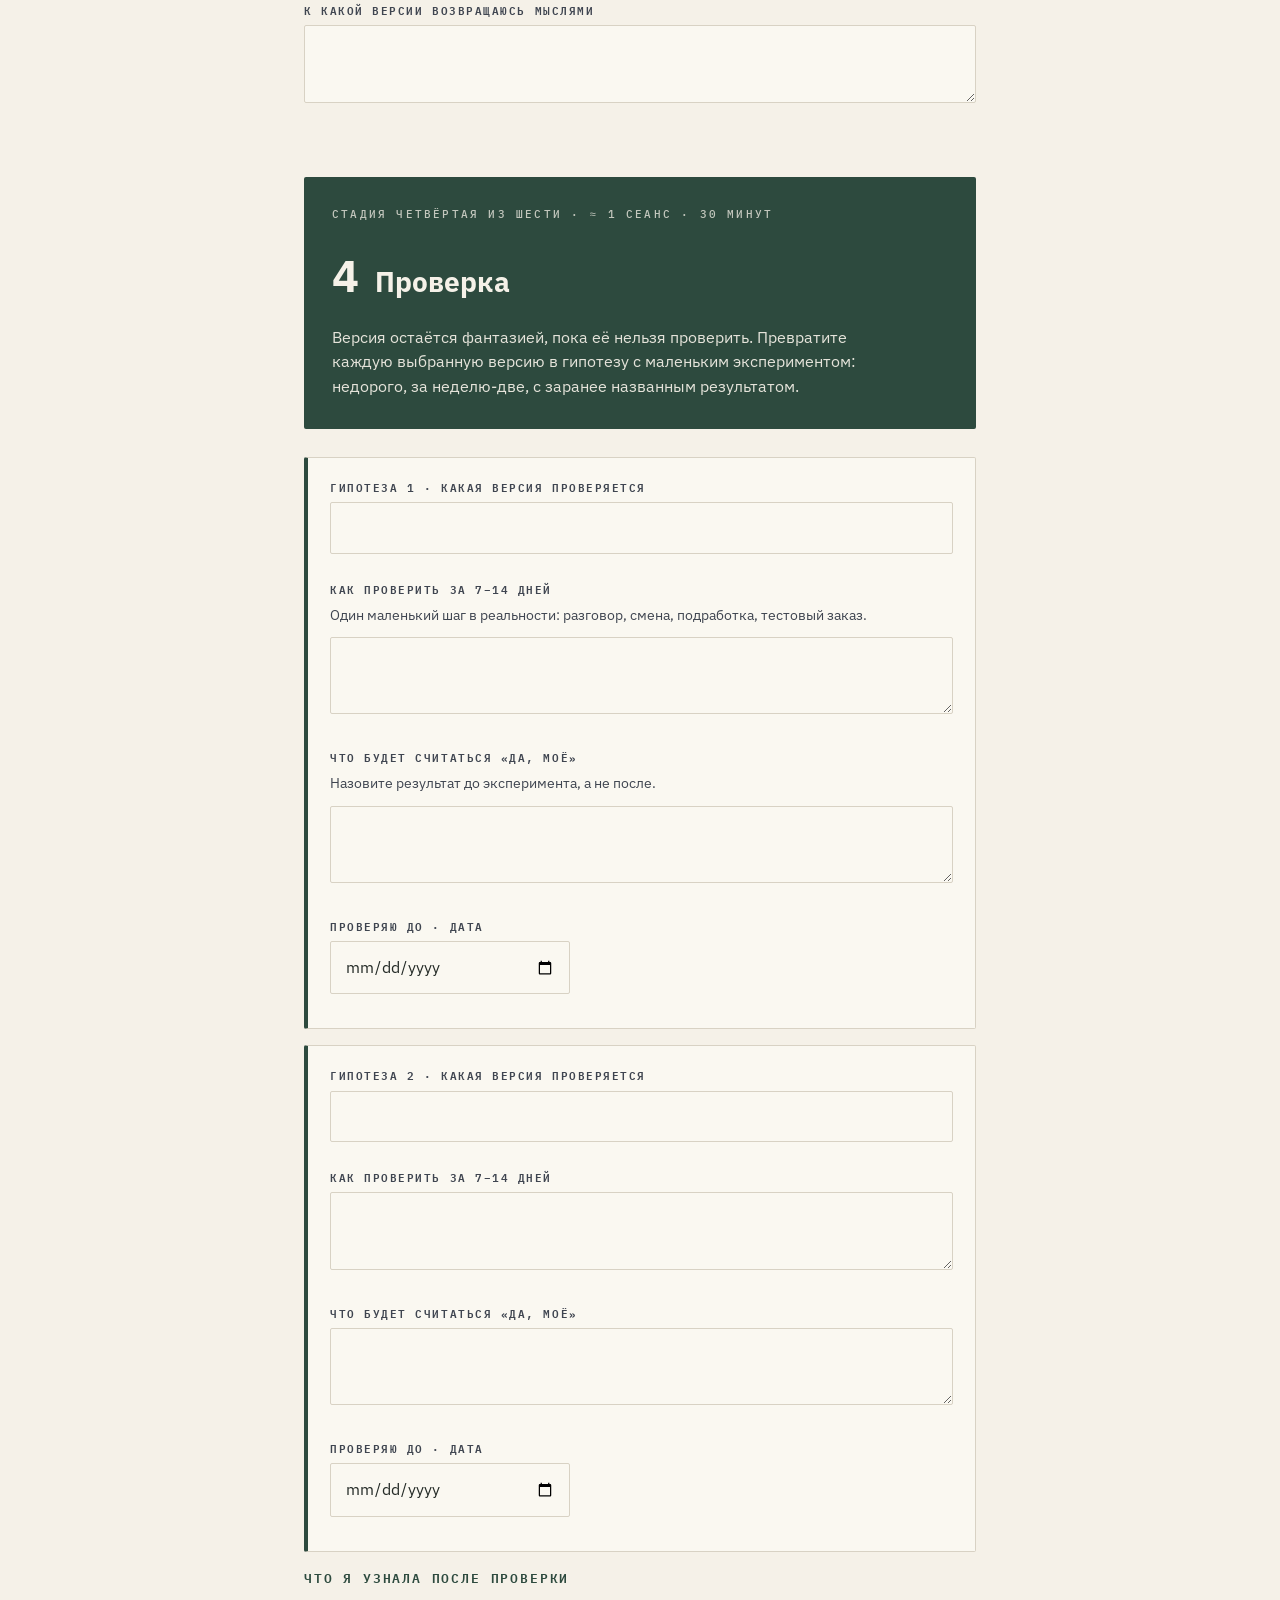
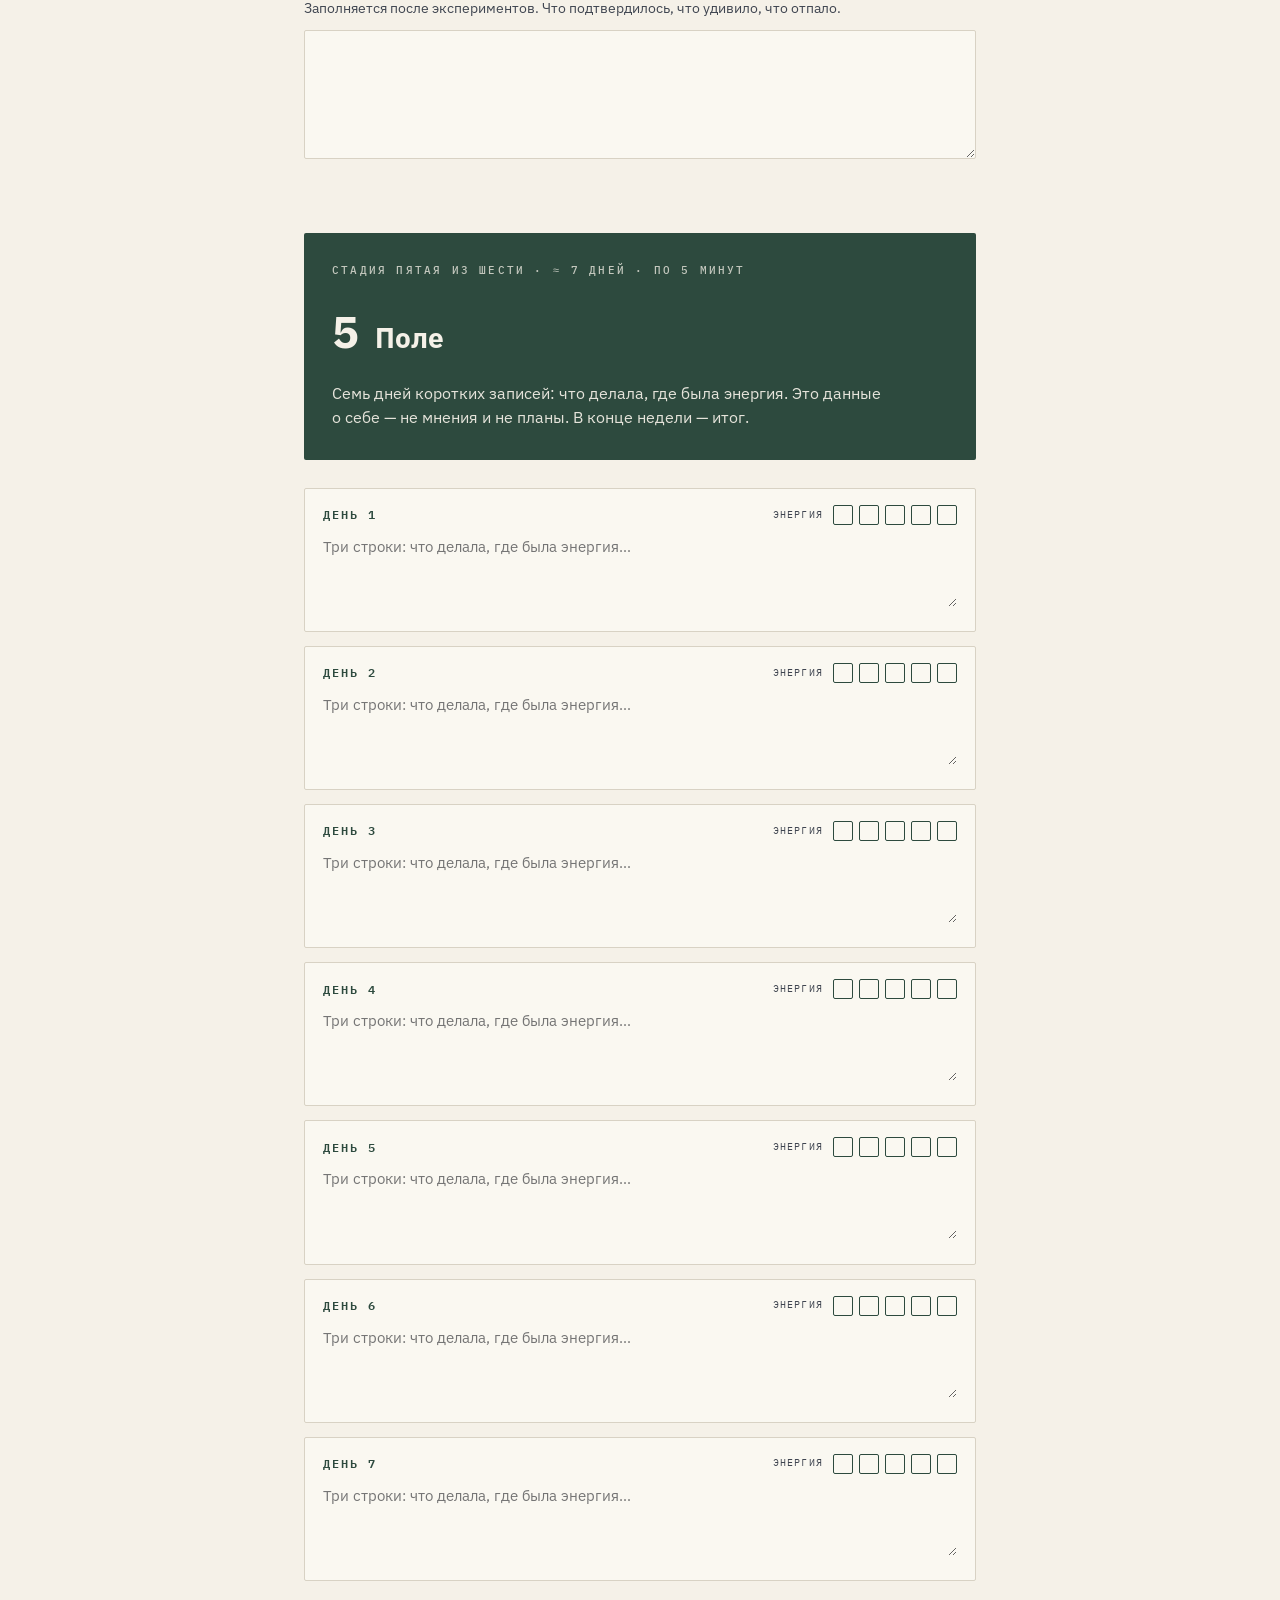
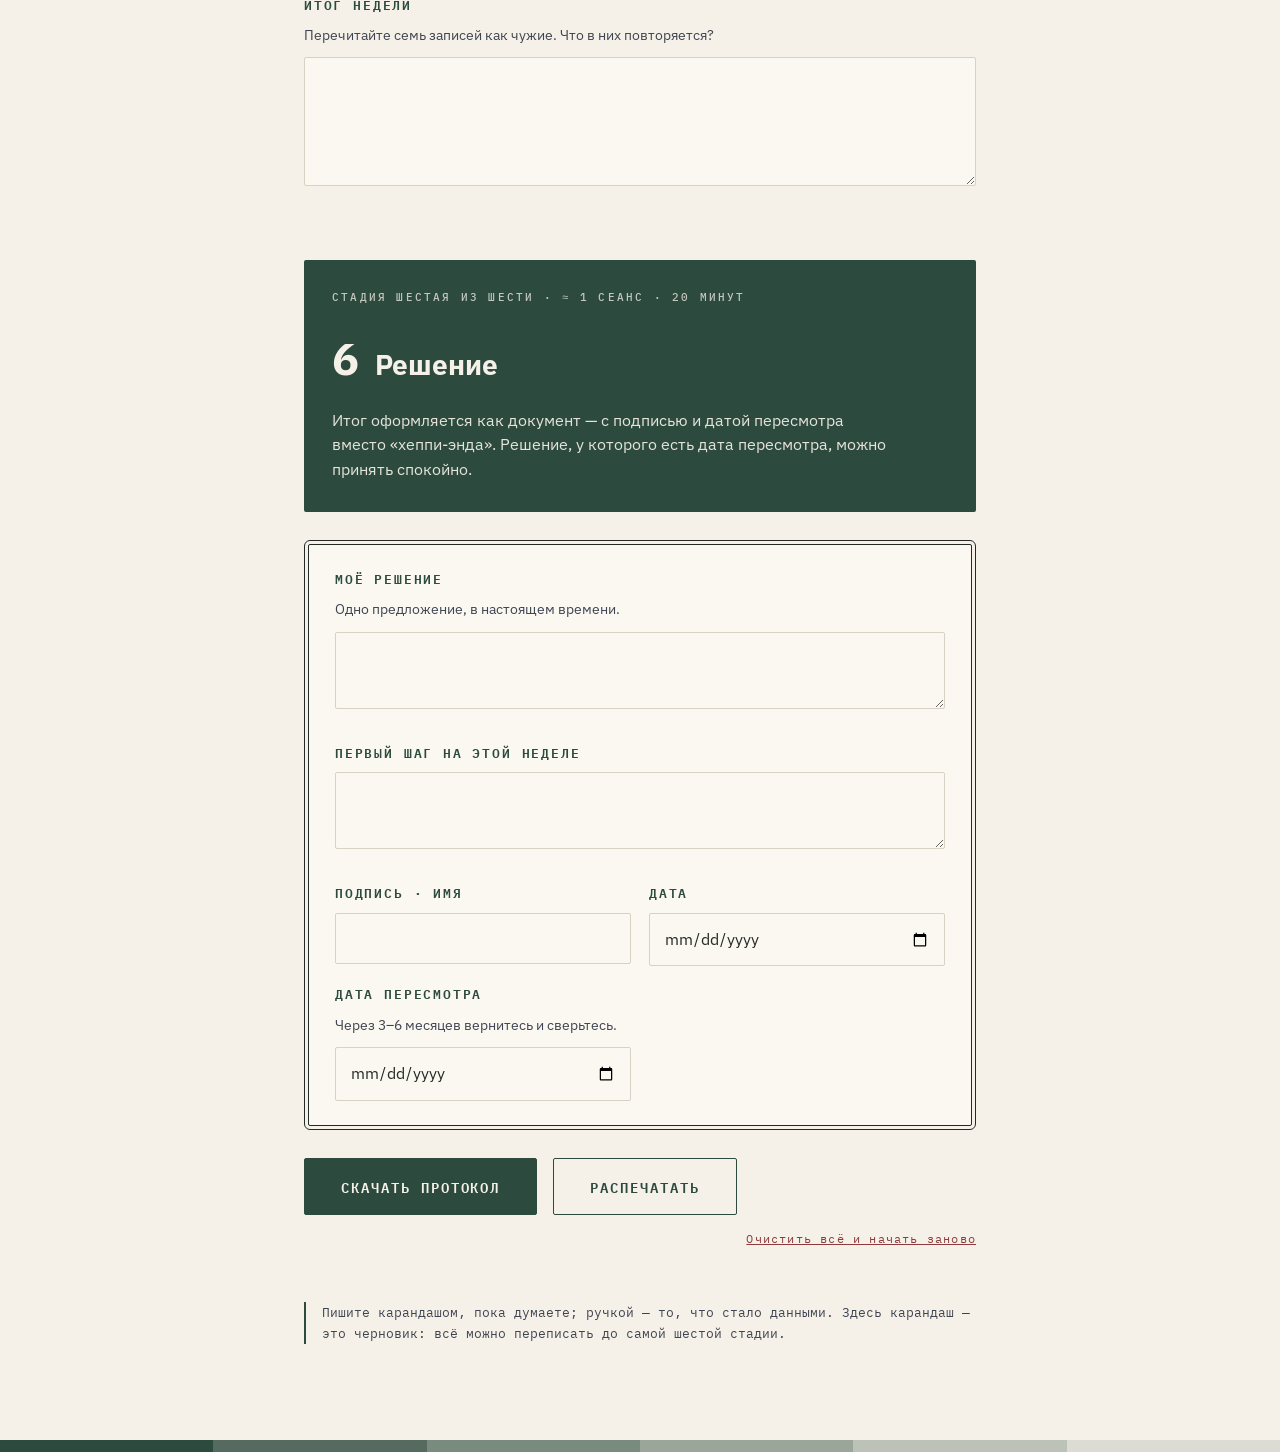
<file: app.html>
<!DOCTYPE html>
<html lang="ru">
<head>
  <meta charset="UTF-8">
  <meta name="viewport" content="width=device-width, initial-scale=1.0">

  <title>РЕШЕНИЕ · Протокол — приложение</title>
  <meta name="description" content="Цифровая версия блокнота «Решение»: протокол одного решения в 6 стадий. Ответы хранятся только на вашем устройстве.">

  <!-- Локальные шрифты и общие стили сайта + стили приложения -->
  <link rel="stylesheet" href="fonts.css">
  <link rel="stylesheet" href="styles.css">
  <link rel="stylesheet" href="app.css">

  <link rel="icon" href="data:image/svg+xml,<svg xmlns='http://www.w3.org/2000/svg' viewBox='0 0 100 100'><rect width='100' height='100' fill='%232D4A3E'/><text x='50' y='68' font-size='52' text-anchor='middle' fill='%23F5F1E8' font-family='monospace'>Р</text></svg>">
</head>
<body class="app-body">

  <!-- ============================================================
       ШАПКА ПРИЛОЖЕНИЯ
       ============================================================ -->
  <header class="site-header" id="site-header">
    <div class="container header-inner">
      <a href="index.html" class="logo">РЕШЕНИЕ&nbsp;·&nbsp;ПРОТОКОЛ</a>
      <nav class="header-right">
        <p class="app-storage-note">Черновик хранится в&nbsp;вашем браузере</p>
        <button class="btn btn-small" id="export-btn" type="button">Скачать протокол</button>
      </nav>
    </div>
  </header>

  <!-- Керн-шкала — навигация по стадиям, закреплена под шапкой -->
  <nav class="kern kern-app" aria-label="Шесть стадий">
    <a href="#stage-1" class="kern-seg kern-1"><span class="kern-num">1</span><span class="kern-label">Вопрос</span></a>
    <a href="#stage-2" class="kern-seg kern-2"><span class="kern-num">2</span><span class="kern-label">Варианты</span></a>
    <a href="#stage-3" class="kern-seg kern-3"><span class="kern-num">3</span><span class="kern-label">Версии</span></a>
    <a href="#stage-4" class="kern-seg kern-4"><span class="kern-num">4</span><span class="kern-label">Проверка</span></a>
    <a href="#stage-5" class="kern-seg kern-5"><span class="kern-num">5</span><span class="kern-label">Поле</span></a>
    <a href="#stage-6" class="kern-seg kern-6"><span class="kern-num">6</span><span class="kern-label">Решение</span></a>
  </nav>

  <main class="container app-main">

    <!-- ============================================================
         ТИТУЛ: кому принадлежит этот протокол
         ============================================================ -->
    <section class="app-intro">
      <p class="eyebrow">Протокол одного решения · 6 стадий</p>
      <h1 class="app-title">Решение</h1>
      <p class="app-lead">
        Одно важное решение — как небольшое исследование. Проходите стадии
        по порядку; всё, что вы пишете, автоматически сохраняется на этом
        устройстве и никуда не отправляется.
      </p>

      <div class="field-grid">
        <label class="field">
          <span class="field-label">Имя</span>
          <input type="text" data-save="owner-name">
        </label>
        <label class="field">
          <span class="field-label">Начат · дата</span>
          <input type="date" data-save="start-date">
        </label>
      </div>
    </section>

    <!-- ============================================================
         СТАДИЯ 1 · ПОСТАНОВКА ВОПРОСА
         ============================================================ -->
    <section class="app-stage" id="stage-1">
      <header class="stage-head">
        <p class="stage-head-top">Стадия первая из шести · ≈ 1 сеанс · 20 минут</p>
        <h2 class="stage-head-title"><span>1</span>Постановка вопроса</h2>
        <p class="stage-head-text">Решение нельзя принять, пока оно сформулировано как тревога. Первая стадия превращает «что-то не так» в один исследовательский вопрос — конкретный, с границами и сроком.</p>
      </header>

      <!-- Признаки хорошего вопроса — как инструкция в блокноте -->
      <div class="rules">
        <p class="rules-title">Как сформулировать вопрос</p>
        <ol class="rules-list">
          <li><strong>Вопрос, а не жалоба.</strong> «Меня всё бесит» — состояние. «Соглашаться ли на переезд в этом году» — вопрос, на который есть варианты ответа.</li>
          <li><strong>С горизонтом времени.</strong> «Когда-нибудь» не проверяется. Поставьте срок: в этом году, за полгода, к конкретной дате.</li>
          <li><strong>В вашей зоне влияния.</strong> Вопрос про то, что решаете вы, — не про то, что должны сделать другие или рынок.</li>
          <li><strong>Помещается в одно предложение.</strong> Если нужен абзац — внутри спрятаны два-три вопроса. Разделите их и выберите главный.</li>
        </ol>
      </div>

      <label class="field">
        <span class="field-label">1.1 · Мой вопрос</span>
        <span class="field-hint">Вопрос, а не жалоба; с горизонтом времени. Если не помещается в три строки — он ещё не готов.</span>
        <textarea rows="3" data-save="q-1-1"></textarea>
      </label>

      <label class="field">
        <span class="field-label">1.2 · Что случится, если не решать год</span>
        <span class="field-hint">Без драматизации.</span>
        <textarea rows="4" data-save="q-1-2"></textarea>
      </label>

      <div class="field">
        <span class="field-label">1.3 · Тот же вопрос, три другие рамки</span>
        <span class="field-hint">Один и тот же вопрос в трёх рамках звучит по-разному — так видно, какая тревога им на самом деле движет. Перепишите его и отметьте ту рамку, от которой сжимается живот: она и есть настоящая.</span>
        <div class="frames">
          <label class="frame">
            <span class="frame-head"><span>Про деньги</span><input type="checkbox" data-save="q-1-3-money-mark" title="От этой рамки сжимается живот"></span>
            <textarea rows="2" data-save="q-1-3-money"></textarea>
          </label>
          <label class="frame">
            <span class="frame-head"><span>Про людей</span><input type="checkbox" data-save="q-1-3-people-mark" title="От этой рамки сжимается живот"></span>
            <textarea rows="2" data-save="q-1-3-people"></textarea>
          </label>
          <label class="frame">
            <span class="frame-head"><span>Про себя</span><input type="checkbox" data-save="q-1-3-self-mark" title="От этой рамки сжимается живот"></span>
            <textarea rows="2" data-save="q-1-3-self"></textarea>
          </label>
        </div>
      </div>

      <!-- Рабочий вопрос — рамка документа -->
      <div class="doc-frame">
        <label class="field">
          <span class="field-label">1.4 · Рабочий вопрос</span>
          <span class="field-hint">С этой строкой работают все следующие стадии. Он может не совпадать с 1.1 — обычно не совпадает.</span>
          <textarea rows="2" data-save="q-1-4"></textarea>
        </label>
        <label class="field field-inline">
          <span class="field-label">Дата</span>
          <input type="date" data-save="q-1-4-date">
        </label>
      </div>
    </section>

    <!-- ============================================================
         СТАДИЯ 2 · КАРТА ВАРИАНТОВ
         ============================================================ -->
    <section class="app-stage" id="stage-2">
      <header class="stage-head">
        <p class="stage-head-top">Стадия вторая из шести · ≈ 2 сеанса по 20 минут</p>
        <h2 class="stage-head-title"><span>2</span>Карта вариантов</h2>
        <p class="stage-head-text">Настоящих вариантов почти всегда больше, чем «остаться или уйти». Прежде чем выбирать, разложите на карте все пути — даже те, что кажутся нереалистичными или стыдными. Полнота поля важнее правдоподобия.</p>
      </header>

      <div class="field-grid">
        <label class="field">
          <span class="field-label">2.1 · Очевидные варианты</span>
          <span class="field-hint">Каждый вариант с новой строки.</span>
          <textarea rows="6" data-save="q-2-1-obvious"></textarea>
        </label>
        <label class="field">
          <span class="field-label">2.1 · Те, что боюсь назвать вслух</span>
          <span class="field-hint">Второй список обычно честнее первого.</span>
          <textarea rows="6" data-save="q-2-1-secret"></textarea>
        </label>
      </div>

      <div class="field">
        <span class="field-label">2.2 · Карта вариантов — четыре взгляда</span>
        <span class="field-hint">Четыре взгляда на один вопрос — у каждой карты свой фокус. Впишите варианты; те, что рассматриваете серьёзно, отметьте звёздочкой&nbsp;*.</span>
        <div class="field-grid">
          <label class="field">
            <span class="field-sublabel">Карта 1 · Про деньги</span>
            <textarea rows="4" data-save="q-2-2-money"></textarea>
          </label>
          <label class="field">
            <span class="field-sublabel">Карта 2 · Про людей</span>
            <textarea rows="4" data-save="q-2-2-people"></textarea>
          </label>
          <label class="field">
            <span class="field-sublabel">Карта 3 · Про смысл</span>
            <textarea rows="4" data-save="q-2-2-meaning"></textarea>
          </label>
          <label class="field">
            <span class="field-sublabel">Карта 4 · Про риск</span>
            <textarea rows="4" data-save="q-2-2-risk"></textarea>
          </label>
        </div>
      </div>

      <div class="field">
        <span class="field-label">2.3 · Три варианта, что не отпускают</span>
        <span class="field-hint">Выберите три с карты и разберите каждый честно.</span>
        <!-- Три одинаковые карточки-варианта -->
        <div class="variant" data-n="1">
          <label class="field"><span class="field-sublabel">Вариант</span><input type="text" data-save="q-2-3-1-name"></label>
          <label class="field"><span class="field-sublabel">Что в нём тянет</span><textarea rows="2" data-save="q-2-3-1-pull"></textarea></label>
          <label class="field"><span class="field-sublabel">Чего в нём боюсь</span><textarea rows="2" data-save="q-2-3-1-fear"></textarea></label>
        </div>
        <div class="variant" data-n="2">
          <label class="field"><span class="field-sublabel">Вариант</span><input type="text" data-save="q-2-3-2-name"></label>
          <label class="field"><span class="field-sublabel">Что в нём тянет</span><textarea rows="2" data-save="q-2-3-2-pull"></textarea></label>
          <label class="field"><span class="field-sublabel">Чего в нём боюсь</span><textarea rows="2" data-save="q-2-3-2-fear"></textarea></label>
        </div>
        <div class="variant" data-n="3">
          <label class="field"><span class="field-sublabel">Вариант</span><input type="text" data-save="q-2-3-3-name"></label>
          <label class="field"><span class="field-sublabel">Что в нём тянет</span><textarea rows="2" data-save="q-2-3-3-pull"></textarea></label>
          <label class="field"><span class="field-sublabel">Чего в нём боюсь</span><textarea rows="2" data-save="q-2-3-3-fear"></textarea></label>
        </div>
      </div>

      <label class="field">
        <span class="field-label">2.4 · Мой выбор или чужое ожидание</span>
        <span class="field-hint">Какие варианты вы держите, потому что так «правильно» или чтобы кого-то не расстроить, — а не потому что они ваши.</span>
        <textarea rows="3" data-save="q-2-4"></textarea>
      </label>

      <label class="field">
        <span class="field-label">Что останется, если убрать чужие ожидания</span>
        <textarea rows="3" data-save="q-2-4-rest"></textarea>
      </label>
    </section>

    <!-- ============================================================
         СТАДИЯ 3 · ВЕРСИИ БУДУЩЕГО
         ============================================================ -->
    <section class="app-stage" id="stage-3">
      <header class="stage-head">
        <p class="stage-head-top">Стадия третья из шести · ≈ 2 сеанса по 30 минут</p>
        <h2 class="stage-head-title"><span>3</span>Версии будущего</h2>
        <p class="stage-head-text">Каждый серьёзный вариант с карты прописан как конкретное будущее: день, деньги, окружение. Сначала набросайте до двенадцати коротко, потом разверните те, что не отпускают.</p>
      </header>

      <div class="field">
        <span class="field-label">3.0 · Двенадцать версий · коротко</span>
        <span class="field-hint">Одна строка на версию. Сейчас важно количество, не качество: пишите даже смешные. Потом отметьте галочкой 2–4, которые развернёте дальше.</span>
        <!-- 12 коротких строк с чекбоксами выбора -->
        <div class="twelve" id="twelve"></div>
      </div>

      <div class="field">
        <span class="field-label">Развороты выбранных версий</span>
        <span class="field-hint">Минимум три версии, максимум четыре. Маяки — ориентиры, не вопросы. Сценарий без «где болит» не продуман, а нарисован.</span>

        <!-- Четыре одинаковых разворота «Версия №» -->
        <div class="version-card" data-n="1">
          <label class="field"><span class="field-sublabel">Версия №&nbsp;·&nbsp;название</span><input type="text" data-save="q-3-v1-name"></label>
          <label class="field"><span class="field-sublabel">Вторник через два года</span><textarea rows="3" data-save="q-3-v1-tuesday"></textarea></label>
          <label class="field"><span class="field-sublabel">Что делаю руками и головой</span><textarea rows="2" data-save="q-3-v1-work"></textarea></label>
          <label class="field"><span class="field-sublabel">Кто рядом</span><textarea rows="2" data-save="q-3-v1-people"></textarea></label>
          <label class="field field-pain"><span class="field-sublabel">Где болит</span><textarea rows="2" data-save="q-3-v1-pain"></textarea></label>
        </div>
        <div class="version-card" data-n="2">
          <label class="field"><span class="field-sublabel">Версия №&nbsp;·&nbsp;название</span><input type="text" data-save="q-3-v2-name"></label>
          <label class="field"><span class="field-sublabel">Вторник через два года</span><textarea rows="3" data-save="q-3-v2-tuesday"></textarea></label>
          <label class="field"><span class="field-sublabel">Что делаю руками и головой</span><textarea rows="2" data-save="q-3-v2-work"></textarea></label>
          <label class="field"><span class="field-sublabel">Кто рядом</span><textarea rows="2" data-save="q-3-v2-people"></textarea></label>
          <label class="field field-pain"><span class="field-sublabel">Где болит</span><textarea rows="2" data-save="q-3-v2-pain"></textarea></label>
        </div>
        <div class="version-card" data-n="3">
          <label class="field"><span class="field-sublabel">Версия №&nbsp;·&nbsp;название</span><input type="text" data-save="q-3-v3-name"></label>
          <label class="field"><span class="field-sublabel">Вторник через два года</span><textarea rows="3" data-save="q-3-v3-tuesday"></textarea></label>
          <label class="field"><span class="field-sublabel">Что делаю руками и головой</span><textarea rows="2" data-save="q-3-v3-work"></textarea></label>
          <label class="field"><span class="field-sublabel">Кто рядом</span><textarea rows="2" data-save="q-3-v3-people"></textarea></label>
          <label class="field field-pain"><span class="field-sublabel">Где болит</span><textarea rows="2" data-save="q-3-v3-pain"></textarea></label>
        </div>
        <div class="version-card" data-n="4">
          <label class="field"><span class="field-sublabel">Версия №&nbsp;·&nbsp;название</span><input type="text" data-save="q-3-v4-name"></label>
          <label class="field"><span class="field-sublabel">Вторник через два года</span><textarea rows="3" data-save="q-3-v4-tuesday"></textarea></label>
          <label class="field"><span class="field-sublabel">Что делаю руками и головой</span><textarea rows="2" data-save="q-3-v4-work"></textarea></label>
          <label class="field"><span class="field-sublabel">Кто рядом</span><textarea rows="2" data-save="q-3-v4-people"></textarea></label>
          <label class="field field-pain"><span class="field-sublabel">Где болит</span><textarea rows="2" data-save="q-3-v4-pain"></textarea></label>
        </div>
      </div>

      <div class="field">
        <span class="field-label">3.3 · Что говорят ваши версии</span>
        <span class="field-hint">Главные подсказки прячутся не в тексте версий, а в том, как вы их писали.</span>
        <label class="field">
          <span class="field-sublabel">Где я писала быстрее и длиннее</span>
          <span class="field-hint">Скорость письма — тоже данные.</span>
          <textarea rows="2" data-save="q-3-3-fast"></textarea>
        </label>
        <label class="field">
          <span class="field-sublabel">Какая версия — «для протокола»</span>
          <span class="field-hint">Написана, потому что положено.</span>
          <textarea rows="2" data-save="q-3-3-formal"></textarea>
        </label>
        <label class="field">
          <span class="field-sublabel">К какой версии возвращаюсь мыслями</span>
          <textarea rows="2" data-save="q-3-3-return"></textarea>
        </label>
      </div>
    </section>

    <!-- ============================================================
         СТАДИЯ 4 · ПРОВЕРКА
         (реконструирована по методу: версии → проверяемые гипотезы)
         ============================================================ -->
    <section class="app-stage" id="stage-4">
      <header class="stage-head">
        <p class="stage-head-top">Стадия четвёртая из шести · ≈ 1 сеанс · 30 минут</p>
        <h2 class="stage-head-title"><span>4</span>Проверка</h2>
        <p class="stage-head-text">Версия остаётся фантазией, пока её нельзя проверить. Превратите каждую выбранную версию в гипотезу с маленьким экспериментом: недорого, за неделю-две, с заранее названным результатом.</p>
      </header>

      <!-- Две карточки-гипотезы (по числу главных версий) -->
      <div class="variant">
        <label class="field"><span class="field-sublabel">Гипотеза 1 · какая версия проверяется</span><input type="text" data-save="q-4-1-version"></label>
        <label class="field"><span class="field-sublabel">Как проверить за 7–14 дней</span><span class="field-hint">Один маленький шаг в реальности: разговор, смена, подработка, тестовый заказ.</span><textarea rows="2" data-save="q-4-1-how"></textarea></label>
        <label class="field"><span class="field-sublabel">Что будет считаться «да, моё»</span><span class="field-hint">Назовите результат до эксперимента, а не после.</span><textarea rows="2" data-save="q-4-1-yes"></textarea></label>
        <label class="field field-inline"><span class="field-sublabel">Проверяю до · дата</span><input type="date" data-save="q-4-1-date"></label>
      </div>
      <div class="variant">
        <label class="field"><span class="field-sublabel">Гипотеза 2 · какая версия проверяется</span><input type="text" data-save="q-4-2-version"></label>
        <label class="field"><span class="field-sublabel">Как проверить за 7–14 дней</span><textarea rows="2" data-save="q-4-2-how"></textarea></label>
        <label class="field"><span class="field-sublabel">Что будет считаться «да, моё»</span><textarea rows="2" data-save="q-4-2-yes"></textarea></label>
        <label class="field field-inline"><span class="field-sublabel">Проверяю до · дата</span><input type="date" data-save="q-4-2-date"></label>
      </div>

      <label class="field">
        <span class="field-label">Что я узнала после проверки</span>
        <span class="field-hint">Заполняется после экспериментов. Что подтвердилось, что удивило, что отпало.</span>
        <textarea rows="4" data-save="q-4-result"></textarea>
      </label>
    </section>

    <!-- ============================================================
         СТАДИЯ 5 · ПОЛЕ
         (дневниковый срез: 7 дней × 3 строки + шкала энергии)
         ============================================================ -->
    <section class="app-stage" id="stage-5">
      <header class="stage-head">
        <p class="stage-head-top">Стадия пятая из шести · ≈ 7 дней · по 5 минут</p>
        <h2 class="stage-head-title"><span>5</span>Поле</h2>
        <p class="stage-head-text">Семь дней коротких записей: что делала, где была энергия. Это данные о себе — не мнения и не планы. В конце недели — итог.</p>
      </header>

      <!-- Семь дней: генерируются скриптом, чтобы не дублировать разметку -->
      <div id="week"></div>

      <label class="field">
        <span class="field-label">Итог недели</span>
        <span class="field-hint">Перечитайте семь записей как чужие. Что в них повторяется?</span>
        <textarea rows="4" data-save="q-5-summary"></textarea>
      </label>
    </section>

    <!-- ============================================================
         СТАДИЯ 6 · РЕШЕНИЕ
         (рамка документа, подпись и протокол пересмотра)
         ============================================================ -->
    <section class="app-stage" id="stage-6">
      <header class="stage-head">
        <p class="stage-head-top">Стадия шестая из шести · ≈ 1 сеанс · 20 минут</p>
        <h2 class="stage-head-title"><span>6</span>Решение</h2>
        <p class="stage-head-text">Итог оформляется как документ — с подписью и датой пересмотра вместо «хеппи-энда». Решение, у которого есть дата пересмотра, можно принять спокойно.</p>
      </header>

      <div class="doc-frame doc-frame-final">
        <label class="field">
          <span class="field-label">Моё решение</span>
          <span class="field-hint">Одно предложение, в настоящем времени.</span>
          <textarea rows="2" data-save="q-6-decision"></textarea>
        </label>
        <label class="field">
          <span class="field-label">Первый шаг на этой неделе</span>
          <textarea rows="2" data-save="q-6-step"></textarea>
        </label>
        <div class="field-grid">
          <label class="field">
            <span class="field-label">Подпись · имя</span>
            <input type="text" data-save="q-6-sign">
          </label>
          <label class="field">
            <span class="field-label">Дата</span>
            <input type="date" data-save="q-6-date">
          </label>
          <label class="field">
            <span class="field-label">Дата пересмотра</span>
            <span class="field-hint">Через 3–6 месяцев вернитесь и сверьтесь.</span>
            <input type="date" data-save="q-6-review">
          </label>
        </div>
      </div>

      <div class="app-actions">
        <button class="btn" id="export-btn-2" type="button">Скачать протокол</button>
        <button class="btn btn-ghost" id="print-btn" type="button">Распечатать</button>
        <button class="btn-danger" id="reset-btn" type="button">Очистить всё и начать заново</button>
      </div>
    </section>

    <p class="app-footnote">Пишите карандашом, пока думаете; ручкой — то, что стало данными. Здесь карандаш — это черновик: всё можно переписать до самой шестой стадии.</p>
  </main>

  <!-- Керн-шкала по нижнему обрезу -->
  <div class="kern kern-footer" aria-hidden="true">
    <span class="kern-seg kern-1"></span><span class="kern-seg kern-2"></span><span class="kern-seg kern-3"></span><span class="kern-seg kern-4"></span><span class="kern-seg kern-5"></span><span class="kern-seg kern-6"></span>
  </div>

  <script src="app.js"></script>
</body>
</html>
</file>
<file: fonts.css>
/* ==========================================================================

   ЛОКАЛЬНЫЕ ШРИФТЫ — IBM Plex Sans (вариативный) + IBM Plex Mono.

   Файлы лежат в папке fonts/ рядом с index.html, интернет им не нужен —

   сайт одинаково работает в России и за рубежом без внешних сервисов.

   ========================================================================== */



@font-face {
  font-family: 'IBM Plex Sans';
  font-style: normal;
  font-weight: 100 700; /* вариативный файл покрывает все насыщенности */
  font-display: swap;
  src: url('fonts/ibm-plex-sans-var-cyrillic.woff2') format('woff2');
  unicode-range: U+0301, U+0400-045F, U+0490-0491, U+04B0-04B1, U+2116;
}

@font-face {
  font-family: 'IBM Plex Sans';
  font-style: normal;
  font-weight: 100 700; /* вариативный файл покрывает все насыщенности */
  font-display: swap;
  src: url('fonts/ibm-plex-sans-var-latin.woff2') format('woff2');
  unicode-range: U+0000-00FF, U+0131, U+0152-0153, U+02BB-02BC, U+02C6, U+02DA, U+02DC, U+0304, U+0308, U+0329, U+2000-206F, U+20AC, U+2122, U+2191, U+2193, U+2212, U+2215, U+FEFF, U+FFFD;
}

@font-face {
  font-family: 'IBM Plex Mono';
  font-style: normal;
  font-weight: 400;
  font-display: swap;
  src: url('fonts/ibm-plex-mono-400-cyrillic.woff2') format('woff2');
  unicode-range: U+0301, U+0400-045F, U+0490-0491, U+04B0-04B1, U+2116;
}

@font-face {
  font-family: 'IBM Plex Mono';
  font-style: normal;
  font-weight: 400;
  font-display: swap;
  src: url('fonts/ibm-plex-mono-400-latin.woff2') format('woff2');
  unicode-range: U+0000-00FF, U+0131, U+0152-0153, U+02BB-02BC, U+02C6, U+02DA, U+02DC, U+0304, U+0308, U+0329, U+2000-206F, U+20AC, U+2122, U+2191, U+2193, U+2212, U+2215, U+FEFF, U+FFFD;
}

@font-face {
  font-family: 'IBM Plex Mono';
  font-style: normal;
  font-weight: 500;
  font-display: swap;
  src: url('fonts/ibm-plex-mono-500-cyrillic.woff2') format('woff2');
  unicode-range: U+0301, U+0400-045F, U+0490-0491, U+04B0-04B1, U+2116;
}

@font-face {
  font-family: 'IBM Plex Mono';
  font-style: normal;
  font-weight: 500;
  font-display: swap;
  src: url('fonts/ibm-plex-mono-500-latin.woff2') format('woff2');
  unicode-range: U+0000-00FF, U+0131, U+0152-0153, U+02BB-02BC, U+02C6, U+02DA, U+02DC, U+0304, U+0308, U+0329, U+2000-206F, U+20AC, U+2122, U+2191, U+2193, U+2212, U+2215, U+FEFF, U+FFFD;
}

@font-face {
  font-family: 'IBM Plex Mono';
  font-style: normal;
  font-weight: 600;
  font-display: swap;
  src: url('fonts/ibm-plex-mono-600-cyrillic.woff2') format('woff2');
  unicode-range: U+0301, U+0400-045F, U+0490-0491, U+04B0-04B1, U+2116;
}

@font-face {
  font-family: 'IBM Plex Mono';
  font-style: normal;
  font-weight: 600;
  font-display: swap;
  src: url('fonts/ibm-plex-mono-600-latin.woff2') format('woff2');
  unicode-range: U+0000-00FF, U+0131, U+0152-0153, U+02BB-02BC, U+02C6, U+02DA, U+02DC, U+0304, U+0308, U+0329, U+2000-206F, U+20AC, U+2122, U+2191, U+2193, U+2212, U+2215, U+FEFF, U+FFFD;
}
</file>
<file: styles.css>
/* ==========================================================================
   СТИЛИ ЛЕНДИНГА «РЕШЕНИЕ» · Студия инструментов мышления
   --------------------------------------------------------------------------
   Дизайн перенесён с обложки и разворотов блокнота:
   — плашка хвои + тёплая бумага «Кость», винный акцент «где болит»;
   — типографика IBM Plex Sans (текст) + IBM Plex Mono (служебные надписи);
   — керн-шкала из растяжек хвои — навигация по шести стадиям;
   — документная вёрстка: тонкие линии, прямые углы, без теней.
   Все главные значения собраны в переменных ниже (:root) —
   хотите поменять цвет или шрифт на всём сайте, меняйте только здесь.
   ========================================================================== */

:root {
  /* --- Палитра серии (печать → веб) --- */
  --pine: #2d4a3e;        /* хвоя, Pantone 3435 U — код модуля 01 «Профессия» */
  --pine-deep: #243d33;   /* хвоя темнее — hover у кнопок */
  --paper: #f5f1e8;       /* бумага «Кость» — фон страницы */
  --paper-page: #faf8f1;  /* чуть светлее — фон «страниц» и карточек */
  --graphite: #3f4550;    /* графит Black 4 U — второстепенный текст */
  --wine: #8e3b3b;        /* винный — акцент «где болит» */
  --ink: #242b27;         /* основной текст */
  --line: #d8d2c4;        /* тонкие линии и рамки */

  /* Растяжки хвои для керн-шкалы (стадии 1 → 6, от плашки к бумаге) */
  --kern-1: #2d4a3e;
  --kern-2: #556b60;
  --kern-3: #798a7f;
  --kern-4: #9ba69b;
  --kern-5: #bdc2b8;
  --kern-6: #dddcd4;

  /* --- Шрифты --- */
  --font-sans: "IBM Plex Sans", Arial, sans-serif; /* заголовки и текст */
  --font-mono: "IBM Plex Mono", monospace;         /* служебные надписи */

  /* --- Отступы --- */
  --section-gap: clamp(64px, 10vw, 128px); /* «воздух» между блоками */
  --container: 1040px;                     /* максимальная ширина контента */
}

/* --- Базовый сброс --- */
*,
*::before,
*::after {
  box-sizing: border-box;
  margin: 0;
  padding: 0;
}

html {
  scroll-behavior: smooth; /* плавная прокрутка по якорным ссылкам */
}

body {
  font-family: var(--font-sans);
  font-size: 17px;
  line-height: 1.65;
  color: var(--ink);
  background: var(--paper);
  -webkit-font-smoothing: antialiased;
}

img {
  max-width: 100%;
  display: block;
}

a {
  color: var(--pine);
}

/* --- Контейнер: центрирует контент и задаёт боковые отступы --- */
.container {
  max-width: var(--container);
  margin: 0 auto;
  padding: 0 24px;
}

/* ==========================================================================
   ТИПОГРАФИКА СЕКЦИЙ
   ========================================================================== */

/* Служебная надпись над заголовком — моно, капс, разрядка (как в блокноте) */
.eyebrow {
  font-family: var(--font-mono);
  font-size: 12px;
  font-weight: 600;
  letter-spacing: 0.22em;
  text-transform: uppercase;
  color: var(--pine);
  margin-bottom: 18px;
}

/* Заголовок секции */
.section-title {
  font-family: var(--font-sans);
  font-weight: 700;
  font-size: clamp(26px, 4vw, 38px);
  line-height: 1.22;
  letter-spacing: -0.01em;
  margin-bottom: 20px;
  max-width: 26ch;
}

/* Подводка под заголовком */
.section-lead {
  font-size: clamp(16px, 2vw, 18px);
  color: var(--graphite);
  max-width: 62ch;
  margin-bottom: 48px;
}

.section {
  padding: var(--section-gap) 0;
}

/* Чередующийся фон секций: чуть светлее бумаги, отделён тонкими линиями */
.section-tinted {
  background: var(--paper-page);
  border-top: 1px solid var(--line);
  border-bottom: 1px solid var(--line);
}

/* ==========================================================================
   КНОПКИ — документные: прямые углы, моно-надпись капсом с разрядкой
   ========================================================================== */

.btn {
  display: inline-block;
  font-family: var(--font-mono);
  font-weight: 600;
  font-size: 14px;
  letter-spacing: 0.14em;
  text-transform: uppercase;
  text-decoration: none;
  text-align: center;
  color: var(--paper);
  background: var(--pine);
  border: 1px solid var(--pine);
  border-radius: 2px;
  padding: 16px 36px;
  transition: background 0.2s ease, color 0.2s ease;
}

.btn:hover {
  background: var(--pine-deep);
  border-color: var(--pine-deep);
}

/* Кнопка на плашке хвои (hero): бумажная, с хвойным текстом */
.btn-paper {
  color: var(--pine);
  background: var(--paper);
  border-color: var(--paper);
}

.btn-paper:hover {
  background: #ffffff;
  border-color: #ffffff;
  color: var(--pine-deep);
}

/* Компактная кнопка в шапке */
.btn-small {
  padding: 9px 18px;
  font-size: 12px;
}

/* ==========================================================================
   ШАПКА
   ========================================================================== */

.site-header {
  position: sticky; /* остаётся сверху при прокрутке */
  top: 0;
  z-index: 50;
  background: rgba(245, 241, 232, 0.94);
  backdrop-filter: blur(8px);
  border-bottom: 1px solid transparent;
  transition: border-color 0.2s ease;
}

/* Класс добавляется скриптом при прокрутке — появляется тонкая линия */
.site-header.is-scrolled {
  border-bottom-color: var(--line);
}

.header-inner {
  display: flex;
  align-items: center;
  justify-content: space-between;
  padding-top: 14px;
  padding-bottom: 14px;
}

/* Правая часть шапки: переключатель языка + кнопка */
.header-right {
  display: flex;
  align-items: center;
  gap: 18px;
}

/* Переключатель RU · EN — моно, как служебные надписи */
.lang {
  font-family: var(--font-mono);
  font-size: 12px;
  font-weight: 600;
  letter-spacing: 0.14em;
  display: flex;
  align-items: center;
  gap: 8px;
  color: var(--graphite);
}

.lang a {
  color: var(--graphite);
  text-decoration: none;
  opacity: 0.6;
}

.lang a:hover {
  opacity: 1;
}

/* Текущий язык — тёмный и подчёркнут */
.lang a.is-current {
  color: var(--ink);
  opacity: 1;
  border-bottom: 1px solid var(--ink);
}

/* Логотип — моно капсом с разрядкой, как строка студии на обложке */
.logo {
  font-family: var(--font-mono);
  font-weight: 600;
  font-size: 14px;
  letter-spacing: 0.22em;
  text-transform: uppercase;
  color: var(--ink);
  text-decoration: none;
}

/* ==========================================================================
   1. HERO — обложка блокнота, перенесённая в веб
   ========================================================================== */

.hero {
  background: var(--pine);
  color: var(--paper);
  text-align: center;
  display: flex;
  flex-direction: column;
}

.hero-inner {
  display: flex;
  flex-direction: column;
  align-items: center;
  padding-top: clamp(72px, 11vw, 140px);
  padding-bottom: clamp(64px, 9vw, 110px);
}

/* Верхняя строка обложки: «протокол одного решения · 6 стадий» */
.hero-topline {
  font-family: var(--font-mono);
  font-size: 12px;
  font-weight: 500;
  letter-spacing: 0.28em;
  text-transform: uppercase;
  color: rgba(245, 241, 232, 0.75);
  margin-bottom: clamp(40px, 7vw, 80px);
}

/* Название — моноширинный капс с большой разрядкой, как на обложке */
.hero-title {
  font-family: var(--font-mono);
  font-weight: 500;
  font-size: clamp(40px, 8.5vw, 84px);
  letter-spacing: 0.3em;
  margin-left: 0.3em; /* компенсирует разрядку после последней буквы */
  text-transform: uppercase;
  line-height: 1.1;
  margin-bottom: 18px;
}

/* Подстрока модуля */
.hero-module {
  font-family: var(--font-mono);
  font-size: 13px;
  font-weight: 500;
  letter-spacing: 0.24em;
  text-transform: uppercase;
  color: rgba(245, 241, 232, 0.75);
  margin-bottom: clamp(32px, 5vw, 48px);
}

.hero-subtitle {
  font-size: clamp(16px, 2.2vw, 19px);
  line-height: 1.7;
  color: rgba(245, 241, 232, 0.9);
  max-width: 54ch;
  margin-bottom: 40px;
}

.hero-actions {
  display: flex;
  align-items: center;
  gap: 28px;
  flex-wrap: wrap;
  justify-content: center;
}

/* Тихая ссылка «как устроен метод» */
.hero-more {
  font-family: var(--font-mono);
  font-size: 13px;
  letter-spacing: 0.1em;
  color: rgba(245, 241, 232, 0.8);
  text-decoration: none;
  border-bottom: 1px solid rgba(245, 241, 232, 0.35);
  padding-bottom: 3px;
}

.hero-more:hover {
  color: #fff;
  border-color: #fff;
}

/* ==========================================================================
   КЕРН-ШКАЛА — шесть слоёв-растяжек хвои по нижнему обрезу.
   В hero слои работают как навигация по стадиям (эскиз 4f:
   «слои становятся навигацией»).
   ========================================================================== */

.kern {
  display: grid;
  grid-template-columns: repeat(6, 1fr);
}

.kern-seg {
  display: flex;
  align-items: center;
  justify-content: center;
  gap: 8px;
  min-height: 56px;
  font-family: var(--font-mono);
  font-size: 11px;
  font-weight: 600;
  letter-spacing: 0.18em;
  text-transform: uppercase;
  text-decoration: none;
  transition: filter 0.2s ease;
}

.kern-seg:hover {
  filter: brightness(1.08);
}

/* Цвет каждого слоя — растяжка хвои от плашки к бумаге.
   Тёмные слои подписаны бумагой, светлые — хвоей. */
.kern-1 { background: var(--kern-1); color: var(--paper); }
.kern-2 { background: var(--kern-2); color: var(--paper); }
.kern-3 { background: var(--kern-3); color: var(--paper); }
.kern-4 { background: var(--kern-4); color: var(--pine-deep); }
.kern-5 { background: var(--kern-5); color: var(--pine-deep); }
.kern-6 { background: var(--kern-6); color: var(--pine-deep); }

.kern-num {
  opacity: 0.7;
}

/* Керн-шкала в футере — тонкая полоса без подписей */
.kern-footer .kern-seg {
  min-height: 12px;
}

/* ==========================================================================
   2. ОБЛОЖКИ — четыре краски серии.
   Каждая обложка нарисована кодом по печатному макету (плашка 1+0):
   цвет задаётся переменной --c прямо в index.html, растяжки керн-шкалы
   считаются от неё автоматически через color-mix.
   Когда появятся фотографии, блок .cover можно заменить на <img>.
   ========================================================================== */

.covers-grid {
  display: grid;
  grid-template-columns: repeat(4, 1fr);
  gap: 20px;
}

/* Кнопка-обёртка: клик выбирает цвет и ведёт к покупке */
.cover-item {
  background: none;
  border: none;
  padding: 0;
  cursor: pointer;
  text-align: center;
  font: inherit;
}

/* Сама обложка: пропорции A5 (1 : 1.41), плашка цвета --c */
.cover {
  display: flex;
  flex-direction: column;
  align-items: center;
  aspect-ratio: 1 / 1.41;
  background: var(--c);
  color: var(--paper);
  border-radius: 2px;
  padding: 12% 8% 0;
  transition: transform 0.2s ease, box-shadow 0.2s ease;
}

.cover-item:hover .cover {
  transform: translateY(-4px);
  box-shadow: 0 16px 32px rgba(36, 43, 39, 0.18);
}

/* Верхняя строка обложки */
.cover-top {
  font-family: var(--font-mono);
  font-size: clamp(6px, 0.55vw, 8px);
  font-weight: 500;
  letter-spacing: 0.22em;
  text-transform: uppercase;
  opacity: 0.75;
  align-self: flex-start;
  text-align: left;
}

/* Название по центру */
.cover-name {
  font-family: var(--font-mono);
  font-weight: 500;
  font-size: clamp(15px, 1.9vw, 24px);
  letter-spacing: 0.3em;
  margin-left: 0.3em;
  text-transform: uppercase;
  margin-top: auto;
  margin-bottom: auto;
}

/* Строка студии внизу */
.cover-studio {
  font-family: var(--font-mono);
  font-size: clamp(5px, 0.5vw, 7px);
  font-weight: 500;
  letter-spacing: 0.2em;
  text-transform: uppercase;
  opacity: 0.85;
  margin-bottom: 10%;
}

/* Керн-шкала по нижнему обрезу обложки: растяжки цвета обложки к бумаге */
.cover-kern {
  display: grid;
  grid-template-columns: repeat(6, 1fr);
  width: calc(100% + 16%); /* компенсируем боковые поля — шкала во всю ширину */
  margin: 0 -8%;
}

.cover-kern i {
  height: 12px;
}

.cover-kern i:nth-child(1) { background: color-mix(in srgb, var(--c) 88%, #000); }
.cover-kern i:nth-child(2) { background: color-mix(in srgb, var(--c) 80%, var(--paper)); }
.cover-kern i:nth-child(3) { background: color-mix(in srgb, var(--c) 62%, var(--paper)); }
.cover-kern i:nth-child(4) { background: color-mix(in srgb, var(--c) 45%, var(--paper)); }
.cover-kern i:nth-child(5) { background: color-mix(in srgb, var(--c) 28%, var(--paper)); }
.cover-kern i:nth-child(6) { background: color-mix(in srgb, var(--c) 12%, var(--paper)); }

/* Подпись цвета под обложкой */
.cover-caption {
  display: block;
  font-family: var(--font-mono);
  font-size: 12px;
  font-weight: 600;
  letter-spacing: 0.2em;
  text-transform: uppercase;
  color: var(--graphite);
  margin-top: 14px;
}

/* Выбранная обложка: рамка цветом краски */
.cover-item.is-selected .cover {
  outline: 2px solid var(--ink);
  outline-offset: 4px;
}

.cover-item.is-selected .cover-caption {
  color: var(--ink);
}

/* ==========================================================================
   ВЫБОР ЦВЕТА В БЛОКЕ ЦЕНЫ — четыре квадрата-краски
   ========================================================================== */

.swatches {
  display: flex;
  justify-content: center;
  gap: 14px;
  margin-bottom: 10px;
}

.swatch {
  width: 36px;
  height: 36px;
  border: none;
  border-radius: 2px;
  background: var(--c);
  cursor: pointer;
  transition: transform 0.15s ease;
}

.swatch:hover {
  transform: scale(1.08);
}

/* Выбранная краска — рамка чернильного цвета */
.swatch.is-selected {
  outline: 2px solid var(--ink);
  outline-offset: 3px;
}

.swatch-caption {
  font-family: var(--font-mono);
  font-size: 12px;
  letter-spacing: 0.16em;
  text-transform: uppercase;
  color: var(--graphite);
  margin-bottom: 28px;
}

/* ==========================================================================
   СЕТКИ И КАРТОЧКИ
   ========================================================================== */

.grid {
  display: grid;
  gap: 20px;
}

/* Три колонки на больших экранах (на мобильных сложатся — см. медиазапросы) */
.grid-3 {
  grid-template-columns: repeat(3, 1fr);
}

/* Карточка-«бланк»: тонкая рамка, прямые углы, без тени */
.card {
  background: var(--paper-page);
  border: 1px solid var(--line);
  border-radius: 2px;
  padding: 30px 26px;
}

/* Индекс карточки — моно, как нумерация подразделов в блокноте */
.card-index {
  font-family: var(--font-mono);
  font-size: 12px;
  font-weight: 600;
  letter-spacing: 0.2em;
  text-transform: uppercase;
  color: var(--pine);
  border-bottom: 1px solid var(--line);
  padding-bottom: 12px;
  margin-bottom: 18px;
}

.card-title {
  font-weight: 600;
  font-size: 19px;
  line-height: 1.35;
  margin-bottom: 10px;
}

.card-text {
  color: var(--graphite);
  font-size: 15.5px;
}

/* ==========================================================================
   3. МЕТОД: ШЕСТЬ СТАДИЙ
   ========================================================================== */

.stages {
  list-style: none;
  max-width: 760px;
  border-top: 1px solid var(--line);
}

.stage {
  display: flex;
  gap: 28px;
  align-items: flex-start;
  padding: 28px 4px;
  border-bottom: 1px solid var(--line);
  scroll-margin-top: 90px; /* чтобы якорь не прятался под шапкой */
}

/* Крупный номер стадии — как на шмуцтитуле */
.stage-num {
  flex-shrink: 0;
  width: 56px;
  font-family: var(--font-sans);
  font-weight: 700;
  font-size: 44px;
  line-height: 1;
  color: var(--pine);
}

.stage-title {
  font-weight: 600;
  font-size: 20px;
  margin-bottom: 4px;
}

/* Строка «≈ 1 сеанс · 20 минут» — моно, как в блокноте */
.stage-meta {
  font-family: var(--font-mono);
  font-size: 12px;
  font-weight: 500;
  letter-spacing: 0.16em;
  text-transform: uppercase;
  color: var(--pine);
  margin-bottom: 10px;
}

.stage-text {
  color: var(--graphite);
  font-size: 16px;
  max-width: 56ch;
}

/* Правило карандаша под списком стадий */
.method-note {
  margin-top: 36px;
  font-family: var(--font-mono);
  font-size: 13px;
  letter-spacing: 0.06em;
  color: var(--graphite);
  padding-left: 16px;
  border-left: 2px solid var(--pine);
  max-width: 60ch;
}

/* ==========================================================================
   4. КАРТОЧКИ-«РАЗВОРОТЫ» С ПРИМЕРАМИ ВОПРОСОВ
   Стилизованы под настоящие страницы блокнота.
   ========================================================================== */

.page-card {
  background: var(--paper-page);
  border: 1px solid var(--line);
  border-top: 4px solid var(--pine); /* плашка по верхнему обрезу страницы */
  border-radius: 2px;
  padding: 22px 24px 18px;
  display: flex;
  flex-direction: column;
}

/* Колонтитул страницы: «РЕШЕНИЕ · ПРОТОКОЛ … СТАДИЯ N / 6» */
.page-head {
  display: flex;
  justify-content: space-between;
  gap: 12px;
  font-family: var(--font-mono);
  font-size: 10px;
  font-weight: 600;
  letter-spacing: 0.16em;
  text-transform: uppercase;
  color: var(--graphite);
  border-bottom: 1px solid var(--line);
  padding-bottom: 10px;
  margin-bottom: 20px;
}

/* Номер и название вопроса — моно капсом, цветом хвои */
.page-num {
  font-family: var(--font-mono);
  font-size: 13.5px;
  font-weight: 600;
  letter-spacing: 0.12em;
  text-transform: uppercase;
  color: var(--pine);
  margin-bottom: 10px;
}

/* Подсказка под вопросом */
.page-hint {
  font-size: 14.5px;
  color: var(--graphite);
  margin-bottom: 22px;
}

/* Пустые линейки для письма */
.page-lines {
  margin-top: auto;
  margin-bottom: 22px;
}

.page-lines i {
  display: block;
  border-bottom: 1px solid var(--line);
  height: 26px;
}

/* Поля версии (стадия 3) — подписи как на развороте «Версия №» */
.page-fields {
  list-style: none;
  margin-bottom: 22px;
}

.page-fields li {
  font-family: var(--font-mono);
  font-size: 11px;
  font-weight: 600;
  letter-spacing: 0.14em;
  text-transform: uppercase;
  color: var(--graphite);
  padding: 14px 0 4px;
  border-bottom: 1px solid var(--line);
}

/* «Где болит» — винным, как в макете разворота */
.page-field-accent {
  color: var(--wine) !important;
}

/* Нижний колонтитул страницы */
.page-foot {
  font-family: var(--font-mono);
  font-size: 10px;
  letter-spacing: 0.16em;
  text-transform: uppercase;
  color: var(--graphite);
  opacity: 0.7;
}

/* ==========================================================================
   6. БЛОК ЦЕНЫ — «рамка документа» из финала блокнота
   ========================================================================== */

.price-card {
  background: var(--paper-page);
  border: 1px solid var(--ink);
  outline: 1px solid var(--ink); /* двойная рамка, как у поля «рабочий вопрос» */
  outline-offset: 3px;
  border-radius: 2px;
  padding: clamp(36px, 6vw, 60px);
  max-width: 620px;
  margin: 0 auto;
  text-align: center;
}

.price-title {
  margin-left: auto;
  margin-right: auto;
}

/* Список того, что входит в покупку */
.price-list {
  list-style: none;
  text-align: left;
  max-width: 460px;
  margin: 28px auto 36px;
  display: flex;
  flex-direction: column;
  gap: 12px;
}

.price-list li {
  padding-left: 30px;
  position: relative;
  color: var(--graphite);
  font-size: 16px;
}

/* Маркер пункта — моно-галочка цветом хвои */
.price-list li::before {
  content: "✓";
  font-family: var(--font-mono);
  position: absolute;
  left: 0;
  top: 0;
  color: var(--pine);
  font-weight: 600;
}

.price-amount {
  font-family: var(--font-mono);
  font-weight: 600;
  font-size: clamp(34px, 5.5vw, 46px);
  letter-spacing: 0.02em;
  margin-bottom: 8px;
}

/* Старая (зачёркнутая) цена */
.price-old {
  font-size: 0.48em;
  color: var(--graphite);
  text-decoration: line-through;
  font-weight: 400;
  margin-left: 10px;
}

.price-note {
  color: var(--graphite);
  font-size: 15px;
  margin-bottom: 32px;
}

.btn-buy {
  width: 100%;
  max-width: 380px;
}

.price-guarantee {
  margin-top: 26px;
  font-size: 14px;
  color: var(--graphite);
}

/* ==========================================================================
   7. ФУТЕР
   ========================================================================== */

.site-footer {
  background: var(--pine);
  color: rgba(245, 241, 232, 0.8);
  padding-top: 56px;
}

.footer-inner {
  display: grid;
  grid-template-columns: 2fr 1fr 1fr;
  gap: 40px;
  padding-bottom: 40px;
}

/* Название в футере — как строка студии на обложке */
.footer-brand {
  font-family: var(--font-mono);
  font-weight: 600;
  font-size: 15px;
  letter-spacing: 0.26em;
  text-transform: uppercase;
  color: var(--paper);
  margin-bottom: 14px;
}

.footer-heading {
  font-family: var(--font-mono);
  font-size: 12px;
  font-weight: 600;
  letter-spacing: 0.2em;
  text-transform: uppercase;
  color: var(--paper);
  margin-bottom: 14px;
}

.footer-text {
  font-size: 15px;
}

.footer-text a {
  color: rgba(245, 241, 232, 0.8);
  text-decoration: none;
  border-bottom: 1px solid rgba(245, 241, 232, 0.35);
}

.footer-text a:hover {
  color: #fff;
  border-color: #fff;
}

/* Ссылки на соцсети — в столбик */
.footer-socials {
  display: flex;
  flex-direction: column;
  gap: 8px;
}

.footer-bottom {
  border-top: 1px solid rgba(245, 241, 232, 0.2);
  padding-top: 20px;
  padding-bottom: 28px;
  font-size: 13px;
  color: rgba(245, 241, 232, 0.55);
}

/* ==========================================================================
   АДАПТИВНОСТЬ
   ========================================================================== */

/* Планшеты: 3 колонки превращаются в 2, у керна прячем словесные подписи */
@media (max-width: 900px) {
  .grid-3 {
    grid-template-columns: repeat(2, 1fr);
  }

  /* Обложки: 2×2 на планшете и телефоне */
  .covers-grid {
    grid-template-columns: repeat(2, 1fr);
  }

  .cover-name {
    font-size: clamp(15px, 3.4vw, 24px);
  }

  .cover-top,
  .cover-studio {
    font-size: 6px;
  }

  .footer-inner {
    grid-template-columns: 1fr 1fr;
  }
}

/* Мобильные: всё в одну колонку */
@media (max-width: 600px) {
  body {
    font-size: 16px;
  }

  .grid-3 {
    grid-template-columns: 1fr;
  }

  .hero-actions {
    flex-direction: column;
    gap: 20px;
    width: 100%;
  }

  .btn-paper,
  .btn-buy {
    width: 100%; /* кнопки на всю ширину — удобнее нажимать пальцем */
  }

  /* Керн-навигация: на узком экране остаются только номера стадий */
  .kern-label {
    display: none;
  }

  .kern-seg {
    min-height: 44px;
  }

  .stage {
    gap: 18px;
    padding: 24px 0;
  }

  .stage-num {
    width: 40px;
    font-size: 32px;
  }

  .footer-inner {
    grid-template-columns: 1fr;
    gap: 28px;
  }
}
</file>
<file: en/fonts.css>
/* ==========================================================================
   LOCAL FONTS — IBM Plex Sans (variable) + IBM Plex Mono.
   Files live in the fonts/ folder next to index.html. No external
   requests, so the site loads identically anywhere in the world.
   ========================================================================== */

@font-face {
  font-family: 'IBM Plex Sans';
  font-style: normal;
  font-weight: 100 700; /* вариативный файл покрывает все насыщенности */
  font-display: swap;
  src: url('fonts/ibm-plex-sans-var-latin.woff2') format('woff2');
  unicode-range: U+0000-00FF, U+0131, U+0152-0153, U+02BB-02BC, U+02C6, U+02DA, U+02DC, U+0304, U+0308, U+0329, U+2000-206F, U+20AC, U+2122, U+2191, U+2193, U+2212, U+2215, U+FEFF, U+FFFD;
}

@font-face {
  font-family: 'IBM Plex Mono';
  font-style: normal;
  font-weight: 400;
  font-display: swap;
  src: url('fonts/ibm-plex-mono-400-latin.woff2') format('woff2');
  unicode-range: U+0000-00FF, U+0131, U+0152-0153, U+02BB-02BC, U+02C6, U+02DA, U+02DC, U+0304, U+0308, U+0329, U+2000-206F, U+20AC, U+2122, U+2191, U+2193, U+2212, U+2215, U+FEFF, U+FFFD;
}

@font-face {
  font-family: 'IBM Plex Mono';
  font-style: normal;
  font-weight: 500;
  font-display: swap;
  src: url('fonts/ibm-plex-mono-500-latin.woff2') format('woff2');
  unicode-range: U+0000-00FF, U+0131, U+0152-0153, U+02BB-02BC, U+02C6, U+02DA, U+02DC, U+0304, U+0308, U+0329, U+2000-206F, U+20AC, U+2122, U+2191, U+2193, U+2212, U+2215, U+FEFF, U+FFFD;
}

@font-face {
  font-family: 'IBM Plex Mono';
  font-style: normal;
  font-weight: 600;
  font-display: swap;
  src: url('fonts/ibm-plex-mono-600-latin.woff2') format('woff2');
  unicode-range: U+0000-00FF, U+0131, U+0152-0153, U+02BB-02BC, U+02C6, U+02DA, U+02DC, U+0304, U+0308, U+0329, U+2000-206F, U+20AC, U+2122, U+2191, U+2193, U+2212, U+2215, U+FEFF, U+FFFD;
}
</file>
<file: en/styles.css>
/* ==========================================================================
   DECISION — English site stylesheet
   --------------------------------------------------------------------------
   The design is carried over from the printed notebook:
   — a solid pine plate on “Bone” paper, wine as the “where it hurts” accent;
   — IBM Plex Sans for text, IBM Plex Mono for every service line;
   — the kern scale (six tints of the cover ink) doubles as navigation;
   — document typesetting: hairline rules, square corners, no drop shadows.

   Everything you are likely to change lives in the :root block below.
   Change a colour or a font there and it updates across the whole site.
   ========================================================================== */

:root {
  /* --- Series palette (print → web) --- */
  --pine: #2d4a3e;        /* pine, Pantone 3435 U — the cover plate */
  --pine-deep: #243d33;   /* darker pine — button hover */
  --paper: #f5f1e8;       /* “Bone” paper — page background */
  --paper-page: #faf8f1;  /* slightly lighter — cards and spreads */
  --graphite: #3f4550;    /* graphite Black 4 U — secondary text */
  --wine: #8e3b3b;        /* wine — the “where it hurts” accent */
  --ink: #242b27;         /* body text */
  --line: #d8d2c4;        /* hairline rules and borders */

  /* Pine tints for the kern scale (stage 1 → 6, plate to paper) */
  --kern-1: #2d4a3e;
  --kern-2: #556b60;
  --kern-3: #798a7f;
  --kern-4: #9ba69b;
  --kern-5: #bdc2b8;
  --kern-6: #dddcd4;

  /* --- Typefaces --- */
  --font-sans: "IBM Plex Sans", Arial, sans-serif;
  --font-mono: "IBM Plex Mono", monospace;

  /* --- Rhythm --- */
  --section-gap: clamp(64px, 10vw, 128px); /* air between blocks */
  --container: 1040px;                     /* content width */
}

/* --- Reset --- */
*,
*::before,
*::after {
  box-sizing: border-box;
  margin: 0;
  padding: 0;
}

html {
  scroll-behavior: smooth;
}

body {
  font-family: var(--font-sans);
  font-size: 17px;
  line-height: 1.65;
  color: var(--ink);
  background: var(--paper);
  -webkit-font-smoothing: antialiased;
}

img {
  max-width: 100%;
  display: block;
}

a {
  color: var(--pine);
}

.container {
  max-width: var(--container);
  margin: 0 auto;
  padding: 0 24px;
}

/* ==========================================================================
   SECTION TYPOGRAPHY
   ========================================================================== */

/* Service line above a heading — mono caps, letter-spaced, as in the book */
.eyebrow {
  font-family: var(--font-mono);
  font-size: 12px;
  font-weight: 600;
  letter-spacing: 0.22em;
  text-transform: uppercase;
  color: var(--pine);
  margin-bottom: 18px;
}

.section-title {
  font-weight: 700;
  font-size: clamp(26px, 4vw, 38px);
  line-height: 1.22;
  letter-spacing: -0.01em;
  margin-bottom: 20px;
  max-width: 24ch;
}

.section-lead {
  font-size: clamp(16px, 2vw, 18px);
  color: var(--graphite);
  max-width: 62ch;
  margin-bottom: 48px;
}

.section {
  padding: var(--section-gap) 0;
}

/* Alternating background, separated by hairlines */
.section-tinted {
  background: var(--paper-page);
  border-top: 1px solid var(--line);
  border-bottom: 1px solid var(--line);
}

/* ==========================================================================
   BUTTONS — document style: square corners, mono caps
   ========================================================================== */

.btn {
  display: inline-block;
  font-family: var(--font-mono);
  font-weight: 600;
  font-size: 14px;
  letter-spacing: 0.14em;
  text-transform: uppercase;
  text-decoration: none;
  text-align: center;
  color: var(--paper);
  background: var(--pine);
  border: 1px solid var(--pine);
  border-radius: 2px;
  padding: 16px 36px;
  cursor: pointer;
  transition: background 0.2s ease, color 0.2s ease;
}

.btn:hover {
  background: var(--pine-deep);
  border-color: var(--pine-deep);
}

/* Button sitting on the pine plate (hero): paper fill, pine text */
.btn-paper {
  color: var(--pine);
  background: var(--paper);
  border-color: var(--paper);
}

.btn-paper:hover {
  background: #ffffff;
  border-color: #ffffff;
  color: var(--pine-deep);
}

.btn-small {
  padding: 9px 18px;
  font-size: 12px;
}

/* ==========================================================================
   HEADER
   ========================================================================== */

.site-header {
  position: sticky;
  top: 0;
  z-index: 50;
  background: rgba(245, 241, 232, 0.94);
  backdrop-filter: blur(8px);
  border-bottom: 1px solid transparent;
  transition: border-color 0.2s ease;
}

/* The script adds this class on scroll — a hairline appears */
.site-header.is-scrolled {
  border-bottom-color: var(--line);
}

.header-inner {
  display: flex;
  align-items: center;
  justify-content: space-between;
  padding-top: 14px;
  padding-bottom: 14px;
}

.logo {
  font-family: var(--font-mono);
  font-weight: 600;
  font-size: 14px;
  letter-spacing: 0.22em;
  text-transform: uppercase;
  color: var(--ink);
  text-decoration: none;
}

/* ==========================================================================
   1. HERO — the cover, translated to the web
   ========================================================================== */

.hero {
  background: var(--pine);
  color: var(--paper);
  text-align: center;
}

.hero-inner {
  display: flex;
  flex-direction: column;
  align-items: center;
  padding-top: clamp(72px, 11vw, 140px);
  padding-bottom: clamp(64px, 9vw, 110px);
}

.hero-topline {
  font-family: var(--font-mono);
  font-size: 12px;
  font-weight: 500;
  letter-spacing: 0.28em;
  text-transform: uppercase;
  color: rgba(245, 241, 232, 0.75);
  margin-bottom: clamp(40px, 7vw, 80px);
}

/* The title: mono caps with wide tracking, exactly as on the cover */
.hero-title {
  font-family: var(--font-mono);
  font-weight: 500;
  font-size: clamp(38px, 8vw, 80px);
  letter-spacing: 0.3em;
  margin-left: 0.3em; /* compensates the tracking after the last letter */
  text-transform: uppercase;
  line-height: 1.1;
  margin-bottom: 18px;
}

.hero-studio {
  font-family: var(--font-mono);
  font-size: 12px;
  font-weight: 500;
  letter-spacing: 0.24em;
  text-transform: uppercase;
  color: rgba(245, 241, 232, 0.75);
  margin-bottom: clamp(32px, 5vw, 48px);
}

.hero-subtitle {
  font-size: clamp(16px, 2.2vw, 19px);
  line-height: 1.7;
  color: rgba(245, 241, 232, 0.9);
  max-width: 50ch;
  margin-bottom: 40px;
}

.hero-actions {
  display: flex;
  align-items: center;
  gap: 28px;
  flex-wrap: wrap;
  justify-content: center;
}

.hero-more {
  font-family: var(--font-mono);
  font-size: 13px;
  letter-spacing: 0.1em;
  color: rgba(245, 241, 232, 0.8);
  text-decoration: none;
  border-bottom: 1px solid rgba(245, 241, 232, 0.35);
  padding-bottom: 3px;
}

.hero-more:hover {
  color: #fff;
  border-color: #fff;
}

/* ==========================================================================
   KERN SCALE — six tints along the bottom edge, used as navigation
   ========================================================================== */

.kern {
  display: grid;
  grid-template-columns: repeat(6, 1fr);
}

.kern-seg {
  display: flex;
  align-items: center;
  justify-content: center;
  gap: 8px;
  min-height: 56px;
  font-family: var(--font-mono);
  font-size: 11px;
  font-weight: 600;
  letter-spacing: 0.18em;
  text-transform: uppercase;
  text-decoration: none;
  transition: filter 0.2s ease;
}

.kern-seg:hover {
  filter: brightness(1.08);
}

/* Dark tints carry paper text, light tints carry pine text */
.kern-1 { background: var(--kern-1); color: var(--paper); }
.kern-2 { background: var(--kern-2); color: var(--paper); }
.kern-3 { background: var(--kern-3); color: var(--paper); }
.kern-4 { background: var(--kern-4); color: var(--pine-deep); }
.kern-5 { background: var(--kern-5); color: var(--pine-deep); }
.kern-6 { background: var(--kern-6); color: var(--pine-deep); }

.kern-num {
  opacity: 0.7;
}

.kern-footer .kern-seg {
  min-height: 12px;
}

/* ==========================================================================
   GRIDS AND CARDS
   ========================================================================== */

.grid {
  display: grid;
  gap: 20px;
}

.grid-3 {
  grid-template-columns: repeat(3, 1fr);
}

.card {
  background: var(--paper-page);
  border: 1px solid var(--line);
  border-radius: 2px;
  padding: 30px 26px;
}

/* Card index — mono, like a subsection number in the notebook */
.card-index {
  font-family: var(--font-mono);
  font-size: 12px;
  font-weight: 600;
  letter-spacing: 0.2em;
  text-transform: uppercase;
  color: var(--pine);
  border-bottom: 1px solid var(--line);
  padding-bottom: 12px;
  margin-bottom: 18px;
}

.card-text {
  color: var(--graphite);
  font-size: 15.5px;
}

/* ==========================================================================
   3. THE SIX STAGES
   ========================================================================== */

.stages {
  list-style: none;
  max-width: 760px;
  border-top: 1px solid var(--line);
}

.stage {
  display: flex;
  gap: 28px;
  align-items: flex-start;
  padding: 28px 4px;
  border-bottom: 1px solid var(--line);
  scroll-margin-top: 90px; /* keeps the anchor clear of the sticky header */
}

/* Large stage numeral, as on the stage title page */
.stage-num {
  flex-shrink: 0;
  width: 56px;
  font-weight: 700;
  font-size: 44px;
  line-height: 1;
  color: var(--pine);
}

.stage-title {
  font-weight: 600;
  font-size: 20px;
  margin-bottom: 4px;
}

/* “≈ 1 session · 20 minutes” — mono, as printed */
.stage-meta {
  font-family: var(--font-mono);
  font-size: 12px;
  font-weight: 500;
  letter-spacing: 0.16em;
  text-transform: uppercase;
  color: var(--pine);
  margin-bottom: 10px;
}

.stage-text {
  color: var(--graphite);
  font-size: 16px;
  max-width: 58ch;
}

.method-note {
  margin-top: 36px;
  font-family: var(--font-mono);
  font-size: 13px;
  letter-spacing: 0.04em;
  color: var(--graphite);
  padding-left: 16px;
  border-left: 2px solid var(--pine);
  max-width: 62ch;
}

/* ==========================================================================
   4. THE DOOR — the two boxes from spread 4.4
   ========================================================================== */

.doors {
  display: grid;
  grid-template-columns: 1fr 1fr;
  gap: 20px;
  margin-bottom: 40px;
}

.door {
  border: 1px solid var(--ink);
  border-radius: 2px;
  background: var(--paper-page);
  padding: 28px 26px;
}

/* The checkbox square printed before the door type */
.door-type {
  display: flex;
  align-items: center;
  gap: 12px;
  font-family: var(--font-mono);
  font-size: 13px;
  font-weight: 600;
  letter-spacing: 0.18em;
  text-transform: uppercase;
  color: var(--ink);
  margin-bottom: 14px;
}

.door-type::before {
  content: "";
  width: 16px;
  height: 16px;
  border: 1px solid var(--ink);
  flex-shrink: 0;
}

.door-text {
  color: var(--graphite);
  font-size: 15.5px;
}

/* Footnote-style pull quote, set in mono like the printed marginalia */
.pull-quote {
  font-family: var(--font-mono);
  font-size: clamp(14px, 1.8vw, 16px);
  line-height: 1.7;
  color: var(--ink);
  border-left: 2px solid var(--wine);
  padding-left: 20px;
  max-width: 64ch;
}

/* ==========================================================================
   5. LOOK INSIDE — cards typeset as real notebook pages
   ========================================================================== */

.page-card {
  background: var(--paper);
  border: 1px solid var(--line);
  border-top: 4px solid var(--pine); /* the plate along the top edge */
  border-radius: 2px;
  padding: 22px 24px 18px;
  display: flex;
  flex-direction: column;
}

/* Running head: “DECISION · PROTOCOL … STAGE N / 6” */
.page-head {
  display: flex;
  justify-content: space-between;
  gap: 12px;
  font-family: var(--font-mono);
  font-size: 10px;
  font-weight: 600;
  letter-spacing: 0.16em;
  text-transform: uppercase;
  color: var(--graphite);
  border-bottom: 1px solid var(--line);
  padding-bottom: 10px;
  margin-bottom: 20px;
}

.page-num {
  font-family: var(--font-mono);
  font-size: 13.5px;
  font-weight: 600;
  letter-spacing: 0.12em;
  text-transform: uppercase;
  color: var(--pine);
  margin-bottom: 16px;
}

/* Two-column table from spread 4.2 */
.page-table {
  width: 100%;
  border-collapse: collapse;
  margin-bottom: 18px;
}

.page-table th {
  font-family: var(--font-mono);
  font-size: 9.5px;
  font-weight: 600;
  letter-spacing: 0.12em;
  text-transform: uppercase;
  color: var(--graphite);
  text-align: left;
  background: var(--line);
  padding: 8px 10px;
  border: 1px solid var(--line);
}

.page-table td {
  height: 32px;
  border: 1px solid var(--line);
}

/* Field labels from the “Version #” spread */
.page-fields {
  list-style: none;
  margin-bottom: 18px;
}

.page-fields li {
  font-family: var(--font-mono);
  font-size: 11px;
  font-weight: 600;
  letter-spacing: 0.14em;
  text-transform: uppercase;
  color: var(--graphite);
  padding: 14px 0 4px;
  border-bottom: 1px solid var(--line);
}

/* “Where it hurts” — printed in wine */
.page-field-accent {
  color: var(--wine) !important;
}

/* The two review boxes from stage 6 */
.reviews {
  display: flex;
  flex-direction: column;
  gap: 10px;
  margin-bottom: 18px;
}

.review {
  display: flex;
  flex-direction: column;
  gap: 8px;
  border: 1px solid var(--line);
  border-radius: 2px;
  padding: 12px 14px;
  font-family: var(--font-mono);
  font-size: 11px;
  font-weight: 600;
  letter-spacing: 0.14em;
  text-transform: uppercase;
  color: var(--graphite);
}

.review-marks {
  font-weight: 400;
  opacity: 0.6;
}

.page-foot {
  margin-top: auto;
  font-size: 13px;
  line-height: 1.5;
  color: var(--graphite);
  opacity: 0.85;
}

/* ==========================================================================
   6. COVERS — the four inks, drawn from the print layout.
   The ink is passed per cover as --c in index.html; the kern tints are
   derived from it automatically with color-mix.
   ========================================================================== */

.covers-grid {
  display: grid;
  grid-template-columns: repeat(4, 1fr);
  gap: 20px;
}

.cover-item {
  background: none;
  border: none;
  padding: 0;
  cursor: pointer;
  text-align: center;
  font: inherit;
}

/* A5 proportions (1 : 1.41), solid plate in the chosen ink */
.cover {
  display: flex;
  flex-direction: column;
  align-items: center;
  aspect-ratio: 1 / 1.41;
  background: var(--c);
  color: var(--paper);
  border-radius: 2px;
  padding: 12% 8% 0;
  transition: transform 0.2s ease, box-shadow 0.2s ease;
}

.cover-item:hover .cover {
  transform: translateY(-4px);
  box-shadow: 0 16px 32px rgba(36, 43, 39, 0.18);
}

.cover-top {
  font-family: var(--font-mono);
  font-size: clamp(6px, 0.55vw, 8px);
  font-weight: 500;
  letter-spacing: 0.2em;
  text-transform: uppercase;
  opacity: 0.75;
  align-self: flex-start;
  text-align: left;
}

.cover-name {
  font-family: var(--font-mono);
  font-weight: 500;
  font-size: clamp(14px, 1.8vw, 22px);
  letter-spacing: 0.3em;
  margin-left: 0.3em;
  text-transform: uppercase;
  margin-top: auto;
  margin-bottom: auto;
}

.cover-studio {
  font-family: var(--font-mono);
  font-size: clamp(5px, 0.5vw, 7px);
  font-weight: 500;
  letter-spacing: 0.18em;
  text-transform: uppercase;
  opacity: 0.85;
  margin-bottom: 10%;
}

/* Kern scale along the cover’s bottom edge */
.cover-kern {
  display: grid;
  grid-template-columns: repeat(6, 1fr);
  width: calc(100% + 16%); /* cancels the side padding — full-bleed scale */
  margin: 0 -8%;
}

.cover-kern i {
  height: 12px;
}

.cover-kern i:nth-child(1) { background: color-mix(in srgb, var(--c) 88%, #000); }
.cover-kern i:nth-child(2) { background: color-mix(in srgb, var(--c) 80%, var(--paper)); }
.cover-kern i:nth-child(3) { background: color-mix(in srgb, var(--c) 62%, var(--paper)); }
.cover-kern i:nth-child(4) { background: color-mix(in srgb, var(--c) 45%, var(--paper)); }
.cover-kern i:nth-child(5) { background: color-mix(in srgb, var(--c) 28%, var(--paper)); }
.cover-kern i:nth-child(6) { background: color-mix(in srgb, var(--c) 12%, var(--paper)); }

.cover-caption {
  display: block;
  font-family: var(--font-mono);
  font-size: 12px;
  font-weight: 600;
  letter-spacing: 0.2em;
  text-transform: uppercase;
  color: var(--graphite);
  margin-top: 14px;
}

.cover-item.is-selected .cover {
  outline: 2px solid var(--ink);
  outline-offset: 4px;
}

.cover-item.is-selected .cover-caption {
  color: var(--ink);
}

/* ==========================================================================
   COVER COLOUR SWATCHES in the buy block
   ========================================================================== */

.swatches {
  display: flex;
  justify-content: center;
  gap: 14px;
  margin-bottom: 10px;
}

.swatch {
  width: 36px;
  height: 36px;
  border: none;
  border-radius: 2px;
  background: var(--c);
  cursor: pointer;
  transition: transform 0.15s ease;
}

.swatch:hover {
  transform: scale(1.08);
}

.swatch.is-selected {
  outline: 2px solid var(--ink);
  outline-offset: 3px;
}

.swatch-caption {
  font-family: var(--font-mono);
  font-size: 12px;
  letter-spacing: 0.16em;
  text-transform: uppercase;
  color: var(--graphite);
  margin-bottom: 28px;
}

/* ==========================================================================
   7. BUY BLOCK — the “document frame” from the notebook’s finale
   ========================================================================== */

.price-card {
  background: var(--paper-page);
  border: 1px solid var(--ink);
  outline: 1px solid var(--ink); /* double rule, as around the decision page */
  outline-offset: 3px;
  border-radius: 2px;
  padding: clamp(36px, 6vw, 60px);
  max-width: 640px;
  margin: 0 auto;
  text-align: center;
}

.price-title {
  margin-left: auto;
  margin-right: auto;
}

.price-list {
  list-style: none;
  text-align: left;
  max-width: 480px;
  margin: 28px auto 36px;
  display: flex;
  flex-direction: column;
  gap: 12px;
}

.price-list li {
  padding-left: 30px;
  position: relative;
  color: var(--graphite);
  font-size: 16px;
}

.price-list li::before {
  content: "✓";
  font-family: var(--font-mono);
  position: absolute;
  left: 0;
  top: 0;
  color: var(--pine);
  font-weight: 600;
}

.price-amount {
  font-family: var(--font-mono);
  font-weight: 600;
  font-size: clamp(34px, 5.5vw, 46px);
  letter-spacing: 0.02em;
  margin-bottom: 8px;
}

.price-note {
  color: var(--graphite);
  font-size: 15px;
  margin-bottom: 32px;
}

.btn-buy {
  width: 100%;
  max-width: 380px;
}

.price-guarantee {
  margin-top: 26px;
  font-size: 14px;
  color: var(--graphite);
}

/* ==========================================================================
   8. FOOTER
   ========================================================================== */

.site-footer {
  background: var(--pine);
  color: rgba(245, 241, 232, 0.8);
  padding-top: 56px;
}

.footer-inner {
  display: grid;
  grid-template-columns: 2fr 1fr 1fr;
  gap: 40px;
  padding-bottom: 40px;
}

.footer-brand {
  font-family: var(--font-mono);
  font-weight: 600;
  font-size: 15px;
  letter-spacing: 0.26em;
  text-transform: uppercase;
  color: var(--paper);
  margin-bottom: 14px;
}

.footer-heading {
  font-family: var(--font-mono);
  font-size: 12px;
  font-weight: 600;
  letter-spacing: 0.2em;
  text-transform: uppercase;
  color: var(--paper);
  margin-bottom: 14px;
}

.footer-text {
  font-size: 15px;
}

.footer-text a {
  color: rgba(245, 241, 232, 0.8);
  text-decoration: none;
  border-bottom: 1px solid rgba(245, 241, 232, 0.35);
}

.footer-text a:hover {
  color: #fff;
  border-color: #fff;
}

.footer-socials {
  display: flex;
  flex-direction: column;
  gap: 8px;
}

.footer-bottom {
  border-top: 1px solid rgba(245, 241, 232, 0.2);
  padding-top: 20px;
  padding-bottom: 28px;
  font-size: 13px;
  color: rgba(245, 241, 232, 0.55);
}

/* ==========================================================================
   RESPONSIVE
   ========================================================================== */

/* Tablets: three columns become two, four covers become 2 × 2 */
@media (max-width: 900px) {
  .grid-3 {
    grid-template-columns: repeat(2, 1fr);
  }

  .covers-grid {
    grid-template-columns: repeat(2, 1fr);
  }

  .cover-name {
    font-size: clamp(15px, 3.4vw, 24px);
  }

  .cover-top,
  .cover-studio {
    font-size: 6px;
  }

  .footer-inner {
    grid-template-columns: 1fr 1fr;
  }
}

/* Phones: single column throughout */
@media (max-width: 600px) {
  body {
    font-size: 16px;
  }

  .grid-3 {
    grid-template-columns: 1fr;
  }

  .doors {
    grid-template-columns: 1fr;
  }

  .hero-actions {
    flex-direction: column;
    gap: 20px;
    width: 100%;
  }

  .btn-paper,
  .btn-buy {
    width: 100%; /* full-width buttons are easier to tap */
  }

  /* Kern navigation keeps only the numbers on narrow screens */
  .kern-label {
    display: none;
  }

  .kern-seg {
    min-height: 44px;
  }

  .stage {
    gap: 18px;
    padding: 24px 0;
  }

  .stage-num {
    width: 40px;
    font-size: 32px;
  }

  .footer-inner {
    grid-template-columns: 1fr;
    gap: 28px;
  }
}
</file>
<file: ru/fonts.css>
/* ==========================================================================

   ЛОКАЛЬНЫЕ ШРИФТЫ — IBM Plex Sans (вариативный) + IBM Plex Mono.

   Файлы лежат в папке fonts/ рядом с index.html, интернет им не нужен —

   сайт одинаково работает в России и за рубежом без внешних сервисов.

   ========================================================================== */



@font-face {
  font-family: 'IBM Plex Sans';
  font-style: normal;
  font-weight: 100 700; /* вариативный файл покрывает все насыщенности */
  font-display: swap;
  src: url('fonts/ibm-plex-sans-var-cyrillic.woff2') format('woff2');
  unicode-range: U+0301, U+0400-045F, U+0490-0491, U+04B0-04B1, U+2116;
}

@font-face {
  font-family: 'IBM Plex Sans';
  font-style: normal;
  font-weight: 100 700; /* вариативный файл покрывает все насыщенности */
  font-display: swap;
  src: url('fonts/ibm-plex-sans-var-latin.woff2') format('woff2');
  unicode-range: U+0000-00FF, U+0131, U+0152-0153, U+02BB-02BC, U+02C6, U+02DA, U+02DC, U+0304, U+0308, U+0329, U+2000-206F, U+20AC, U+2122, U+2191, U+2193, U+2212, U+2215, U+FEFF, U+FFFD;
}

@font-face {
  font-family: 'IBM Plex Mono';
  font-style: normal;
  font-weight: 400;
  font-display: swap;
  src: url('fonts/ibm-plex-mono-400-cyrillic.woff2') format('woff2');
  unicode-range: U+0301, U+0400-045F, U+0490-0491, U+04B0-04B1, U+2116;
}

@font-face {
  font-family: 'IBM Plex Mono';
  font-style: normal;
  font-weight: 400;
  font-display: swap;
  src: url('fonts/ibm-plex-mono-400-latin.woff2') format('woff2');
  unicode-range: U+0000-00FF, U+0131, U+0152-0153, U+02BB-02BC, U+02C6, U+02DA, U+02DC, U+0304, U+0308, U+0329, U+2000-206F, U+20AC, U+2122, U+2191, U+2193, U+2212, U+2215, U+FEFF, U+FFFD;
}

@font-face {
  font-family: 'IBM Plex Mono';
  font-style: normal;
  font-weight: 500;
  font-display: swap;
  src: url('fonts/ibm-plex-mono-500-cyrillic.woff2') format('woff2');
  unicode-range: U+0301, U+0400-045F, U+0490-0491, U+04B0-04B1, U+2116;
}

@font-face {
  font-family: 'IBM Plex Mono';
  font-style: normal;
  font-weight: 500;
  font-display: swap;
  src: url('fonts/ibm-plex-mono-500-latin.woff2') format('woff2');
  unicode-range: U+0000-00FF, U+0131, U+0152-0153, U+02BB-02BC, U+02C6, U+02DA, U+02DC, U+0304, U+0308, U+0329, U+2000-206F, U+20AC, U+2122, U+2191, U+2193, U+2212, U+2215, U+FEFF, U+FFFD;
}

@font-face {
  font-family: 'IBM Plex Mono';
  font-style: normal;
  font-weight: 600;
  font-display: swap;
  src: url('fonts/ibm-plex-mono-600-cyrillic.woff2') format('woff2');
  unicode-range: U+0301, U+0400-045F, U+0490-0491, U+04B0-04B1, U+2116;
}

@font-face {
  font-family: 'IBM Plex Mono';
  font-style: normal;
  font-weight: 600;
  font-display: swap;
  src: url('fonts/ibm-plex-mono-600-latin.woff2') format('woff2');
  unicode-range: U+0000-00FF, U+0131, U+0152-0153, U+02BB-02BC, U+02C6, U+02DA, U+02DC, U+0304, U+0308, U+0329, U+2000-206F, U+20AC, U+2122, U+2191, U+2193, U+2212, U+2215, U+FEFF, U+FFFD;
}
</file>
<file: ru/styles.css>
/* ==========================================================================
   vizhu.notes — стили сайта
   --------------------------------------------------------------------------
   Дизайн взят с печатных макетов блокнотов:
   — плашка краски на тёплой бумаге «Кость», своя краска у каждой темы;
   — IBM Plex Sans для текста, IBM Plex Mono для всех служебных надписей;
   — керн-шкала (шесть растяжек краски) — главный графический приём;
   — документная вёрстка: тонкие линии, прямые углы, без теней.

   Всё, что обычно хочется поменять, собрано в блоке :root ниже.

   ВНИМАНИЕ: приложение (app.html) использует отсюда переменные и классы
   .container, .site-header, .logo, .btn, .eyebrow, .kern* — не удаляйте их.
   ========================================================================== */

:root {
  /* --- Палитра серии (печать → веб) --- */
  --pine: #2d4a3e;        /* хвоя, Pantone 3435 U — основная краска марки */
  --pine-deep: #243d33;   /* хвоя темнее — наведение на кнопку */
  --paper: #f5f1e8;       /* бумага «Кость» — фон страницы */
  --paper-page: #faf8f1;  /* чуть светлее — приподнятые блоки */
  --graphite: #3f4550;    /* графит Black 4 U — второстепенный текст */
  --wine: #8e3b3b;        /* винный */
  --ink: #242b27;         /* основной текст */
  --line: #d8d2c4;        /* тонкие линии */

  /* Растяжки хвои для керн-шкалы в шапке и подвале */
  --kern-1: #2d4a3e;
  --kern-2: #556b60;
  --kern-3: #798a7f;
  --kern-4: #9ba69b;
  --kern-5: #bdc2b8;
  --kern-6: #dddcd4;

  /* --- Шрифты --- */
  --font-sans: "IBM Plex Sans", Arial, sans-serif;
  --font-mono: "IBM Plex Mono", monospace;

  /* --- Ритм --- */
  --section-gap: clamp(64px, 9vw, 112px);
  --container: 1180px;
  --narrow: 620px;
}

/* --- Базовый сброс --- */
*,
*::before,
*::after {
  box-sizing: border-box;
  margin: 0;
  padding: 0;
}

html {
  scroll-behavior: smooth;
}

body {
  font-family: var(--font-sans);
  font-size: 17px;
  line-height: 1.7;
  color: var(--ink);
  background: var(--paper);
  -webkit-font-smoothing: antialiased;
}

img {
  max-width: 100%;
  display: block;
}

a {
  color: var(--pine);
}

/* Видимый фокус с клавиатуры — не убирайте, это доступность */
:focus-visible {
  outline: 2px solid var(--wine);
  outline-offset: 3px;
}

/* Подпись только для скринридеров */
.sr-only {
  position: absolute;
  width: 1px;
  height: 1px;
  overflow: hidden;
  clip: rect(0 0 0 0);
  white-space: nowrap;
}

.container {
  max-width: var(--container);
  margin: 0 auto;
  padding: 0 24px;
}

/* Узкая колонка — для разделов со сплошным текстом */
.narrow {
  max-width: calc(var(--narrow) + 48px);
}

/* ==========================================================================
   ОБЩАЯ ТИПОГРАФИКА
   ========================================================================== */

.eyebrow {
  font-family: var(--font-mono);
  font-size: 11px;
  font-weight: 600;
  letter-spacing: 0.24em;
  text-transform: uppercase;
  color: var(--pine);
  margin-bottom: 18px;
}

.eyebrow-light {
  color: rgba(245, 241, 232, 0.65);
}

.section-title {
  font-weight: 600;
  font-size: clamp(24px, 3.4vw, 32px);
  line-height: 1.28;
  letter-spacing: -0.01em;
  text-wrap: balance;
  margin-bottom: 20px;
}

.section-lead,
.lede {
  color: var(--graphite);
  font-size: clamp(16px, 2vw, 18px);
  max-width: 62ch;
  margin-bottom: 44px;
}

.lede-light {
  color: rgba(245, 241, 232, 0.85);
}

.section {
  padding: var(--section-gap) 0;
}

.section-tinted {
  background: var(--paper-page);
  border-top: 1px solid var(--line);
  border-bottom: 1px solid var(--line);
}

.section-pine {
  background: var(--pine);
  color: var(--paper);
}

.section-pine .section-title {
  color: var(--paper);
}

/* Правило карандаша и ручки — набрано моно, как сноска на полях */
.rule {
  margin-top: 36px;
  font-family: var(--font-mono);
  font-size: 13px;
  line-height: 1.6;
  color: var(--graphite);
  border-left: 2px solid var(--wine);
  padding-left: 18px;
}

/* ==========================================================================
   КНОПКИ И ССЫЛКИ
   ========================================================================== */

.btn {
  display: inline-block;
  font-family: var(--font-mono);
  font-weight: 600;
  font-size: 13px;
  letter-spacing: 0.14em;
  text-transform: uppercase;
  text-decoration: none;
  text-align: center;
  color: var(--paper);
  background: var(--pine);
  border: 1px solid var(--pine);
  border-radius: 2px;
  padding: 15px 32px;
  cursor: pointer;
  transition: background 0.2s ease, color 0.2s ease, border-color 0.2s ease;
}

.btn:hover {
  background: var(--pine-deep);
  border-color: var(--pine-deep);
}

/* Кнопка на плашке краски: бумажная заливка */
.btn-paper {
  color: var(--pine);
  background: var(--paper);
  border-color: var(--paper);
}

.btn-paper:hover {
  background: #ffffff;
  border-color: #ffffff;
  color: var(--pine-deep);
}

.btn-small {
  padding: 9px 18px;
  font-size: 11px;
}

/* Кнопка во всю ширину карточки товара */
.btn-wide {
  display: block;
  width: 100%;
}

/* Кнопки всегда хвойные — это основная краска марки.
   Другие краски живут только на обложках в каталоге. */

/* Тихая ссылка со стрелкой */
.link-arrow {
  font-family: var(--font-mono);
  font-size: 12px;
  letter-spacing: 0.1em;
  text-transform: uppercase;
  color: var(--graphite);
  text-decoration: none;
  border-bottom: 1px solid var(--line);
  padding-bottom: 3px;
  white-space: nowrap;
}

.link-arrow::after {
  content: " →";
}

.link-arrow:hover {
  color: var(--ink);
  border-color: var(--ink);
}

/* ==========================================================================
   ШАПКА
   ========================================================================== */

.site-header {
  position: sticky;
  top: 0;
  z-index: 50;
  background: rgba(245, 241, 232, 0.94);
  backdrop-filter: blur(8px);
  border-bottom: 1px solid transparent;
  transition: border-color 0.2s ease;
}

.site-header.is-scrolled {
  border-bottom-color: var(--line);
}

.header-inner {
  display: flex;
  align-items: center;
  justify-content: space-between;
  gap: 24px;
  padding-top: 14px;
  padding-bottom: 14px;
}

/* Правая группа в шапке — нужна приложению (app.html) */
.header-right {
  display: flex;
  align-items: center;
  gap: 18px;
}

/* Марка — строчными, как в названии vizhu.notes */
.logo {
  font-family: var(--font-mono);
  font-weight: 600;
  font-size: 17px;
  letter-spacing: 0.04em;
  color: var(--ink);
  text-decoration: none;
  white-space: nowrap;
}

/* Точка в названии — краской марки */
.logo-dot {
  color: var(--pine);
}

.site-nav {
  display: flex;
  gap: 28px;
  margin-left: auto;
  margin-right: 8px;
}

.site-nav a {
  font-size: 15px;
  color: var(--graphite);
  text-decoration: none;
}

.site-nav a:hover {
  color: var(--ink);
}

/* ==========================================================================
   1. СЛАЙДЕР
   Слайды лежат в одной ячейке сетки друг над другом и проявляются
   по очереди — так высота блока равна самому высокому слайду
   и ничего не прыгает при переключении.
   ========================================================================== */

.hero {
  position: relative;
}

.slider {
  display: grid;
}

.slide {
  grid-area: 1 / 1;              /* все слайды в одной ячейке */
  background: color-mix(in srgb, var(--c) 10%, var(--paper));
  opacity: 0;
  visibility: hidden;
  transition: opacity 0.6s ease, visibility 0.6s;
}

.slide.is-active {
  opacity: 1;
  visibility: visible;
}

.slide-inner {
  display: grid;
  grid-template-columns: minmax(0, 320px) minmax(0, 1fr);
  gap: clamp(32px, 6vw, 72px);
  align-items: center;
  padding-top: clamp(48px, 7vw, 88px);
  padding-bottom: clamp(56px, 8vw, 96px);
}

/* Пилюля над заголовком слайда — хвоей, как и вся марка */
.pill {
  display: inline-block;
  font-family: var(--font-mono);
  font-size: 11px;
  font-weight: 600;
  letter-spacing: 0.18em;
  text-transform: uppercase;
  color: var(--pine);
  border: 1px solid color-mix(in srgb, var(--pine) 35%, transparent);
  border-radius: 999px;
  padding: 7px 16px;
  margin-bottom: 22px;
}

/* Название блокнота — крупно, но это НЕ марка */
.slide-title {
  font-weight: 700;
  font-size: clamp(38px, 7vw, 68px);
  line-height: 1.05;
  letter-spacing: -0.02em;
  margin-bottom: 14px;
}

.slide-sub {
  font-size: clamp(17px, 2.2vw, 21px);
  color: var(--graphite);
  max-width: 34ch;
  margin-bottom: 18px;
  text-wrap: balance;
}

.slide-meta {
  font-family: var(--font-mono);
  font-size: 12px;
  letter-spacing: 0.14em;
  text-transform: uppercase;
  color: var(--graphite);
  opacity: 0.75;
  margin-bottom: 30px;
}

.slide-actions {
  display: flex;
  align-items: center;
  gap: 24px;
  flex-wrap: wrap;
}

/* Точки переключения слайдов */
.dots {
  position: absolute;
  left: 0;
  right: 0;
  bottom: 22px;
  display: flex;
  justify-content: center;
  gap: 10px;
}

.dots button {
  width: 28px;
  height: 4px;
  border: none;
  border-radius: 2px;
  background: rgba(36, 43, 39, 0.22);
  cursor: pointer;
  padding: 0;
  transition: background 0.2s ease, width 0.2s ease;
}

.dots button[aria-selected="true"] {
  background: var(--ink);
  width: 44px;
}

/* ==========================================================================
   ОБЛОЖКА БЛОКНОТА — рисуется кодом по печатному макету.
   Краска задаётся переменной --c на родителе (слайд или карточка).
   ========================================================================== */

.cover {
  display: flex;
  flex-direction: column;
  align-items: center;
  aspect-ratio: 1 / 1.41;         /* пропорции A5 */
  background: var(--c);
  color: var(--paper);
  border-radius: 2px;
  padding: 14% 10% 0;
  position: relative;
  overflow: hidden;
}

/* Верхняя строка обложки — мелко, по левому краю, как в печати */
.cover-top {
  align-self: flex-start;
  text-align: left;
  font-family: var(--font-mono);
  font-size: clamp(5px, 0.6vw, 8px);
  font-weight: 500;
  letter-spacing: 0.16em; /* подобрано так, чтобы строка влезала в одну */
  line-height: 1.5;
  text-transform: uppercase;
  opacity: 0.7;
}

/* Название блокнота — в оптическом центре, набрано мелко и вразрядку.
   Размер специально сдержанный: на печатной обложке слово «Решение»
   занимает примерно треть ширины. */
.cover-name {
  font-family: var(--font-mono);
  font-weight: 500;
  font-size: clamp(7px, 0.95vw, 13px);
  letter-spacing: 0.3em;
  margin-left: 0.3em;   /* компенсирует разрядку после последней буквы */
  text-transform: uppercase;
  margin-top: auto;
  margin-bottom: auto;
}

/* Марка по нижнему обрезу — над керн-шкалой */
.cover-studio {
  font-family: var(--font-mono);
  font-size: clamp(5px, 0.6vw, 8px);
  font-weight: 500;
  letter-spacing: 0.2em;
  text-transform: uppercase;
  opacity: 0.8;
  margin-bottom: 12%;
}

/* Керн-шкала по нижнему обрезу обложки */
.cover-kern {
  display: grid;
  grid-template-columns: repeat(6, 1fr);
  position: absolute;
  left: 0;
  right: 0;
  bottom: 0;
}

.cover-kern i {
  height: 10px;
}

.cover-kern i:nth-child(1) { background: color-mix(in srgb, var(--c) 88%, #000); }
.cover-kern i:nth-child(2) { background: color-mix(in srgb, var(--c) 80%, var(--paper)); }
.cover-kern i:nth-child(3) { background: color-mix(in srgb, var(--c) 62%, var(--paper)); }
.cover-kern i:nth-child(4) { background: color-mix(in srgb, var(--c) 45%, var(--paper)); }
.cover-kern i:nth-child(5) { background: color-mix(in srgb, var(--c) 28%, var(--paper)); }
.cover-kern i:nth-child(6) { background: color-mix(in srgb, var(--c) 12%, var(--paper)); }

/* ==========================================================================
   2. БЕГУЩАЯ СТРОКА
   Две одинаковые половины едут влево; когда проехала первая,
   анимация прыгает в начало — шва не видно.
   ========================================================================== */

.marquee {
  overflow: hidden;
  background: var(--pine);
  color: var(--paper);
  padding: 13px 0;
}

.marquee-track {
  display: flex;
  width: max-content;
  animation: marquee 38s linear infinite;
}

.marquee-part {
  font-family: var(--font-mono);
  font-size: 11px;
  font-weight: 500;
  letter-spacing: 0.2em;
  text-transform: uppercase;
  white-space: nowrap;
  padding-right: 48px;
}

.marquee-part b {
  color: rgba(245, 241, 232, 0.45);
  margin: 0 10px;
  font-weight: 400;
}

@keyframes marquee {
  from { transform: translateX(0); }
  to   { transform: translateX(-50%); }
}

/* ==========================================================================
   3. ЧЕТЫРЕ ФАКТА
   ========================================================================== */

.facts {
  padding: clamp(40px, 6vw, 64px) 0;
}

.facts-grid {
  display: grid;
  grid-template-columns: repeat(4, 1fr);
  gap: 18px;
}

.fact {
  border: 1px solid var(--line);
  border-radius: 2px;
  padding: 22px 22px 24px;
}

.fact-title {
  font-family: var(--font-mono);
  font-size: 12px;
  font-weight: 600;
  letter-spacing: 0.16em;
  text-transform: uppercase;
  color: var(--pine);
  margin-bottom: 10px;
}

.fact-text {
  font-size: 14.5px;
  line-height: 1.6;
  color: var(--graphite);
}

/* ==========================================================================
   4. КАТАЛОГ
   ========================================================================== */

.catalog {
  display: grid;
  grid-template-columns: repeat(4, 1fr);
  gap: 24px;
}

.product {
  display: flex;
  flex-direction: column;
}

.product .cover {
  margin-bottom: 18px;
}

/* Название краски */
.product-title {
  font-weight: 600;
  font-size: 19px;
  color: var(--c);
  margin-bottom: 2px;
}

/* Код краски — моно, самым мелким кеглем */
.product-ink {
  font-family: var(--font-mono);
  font-size: 11px;
  letter-spacing: 0.12em;
  text-transform: uppercase;
  color: var(--graphite);
  opacity: 0.75;
  margin-bottom: 18px;
}

/* ==========================================================================
   5. ШЕСТЬ СТАДИЙ — список на тонких линиях, без карточек
   ========================================================================== */

.stages {
  list-style: none;
  border-top: 1px solid var(--line);
}

.stage {
  display: flex;
  gap: 24px;
  align-items: baseline;
  padding: 24px 2px;
  border-bottom: 1px solid var(--line);
}

.stage-num {
  flex-shrink: 0;
  width: 28px;
  font-family: var(--font-mono);
  font-size: 15px;
  font-weight: 600;
  color: var(--pine);
}

.stage-title {
  font-weight: 600;
  font-size: 18px;
  line-height: 1.4;
  margin-bottom: 4px;
}

.stage-text {
  color: var(--graphite);
  font-size: 15.5px;
  line-height: 1.6;
}

.stage-meta {
  margin-top: 8px;
  font-family: var(--font-mono);
  font-size: 11px;
  letter-spacing: 0.14em;
  text-transform: uppercase;
  color: var(--graphite);
  opacity: 0.7;
}

/* ==========================================================================
   6. ФОРМА ПРЕДЗАКАЗА
   ========================================================================== */

/* Выбор блокнота — пилюли-переключатели */
.picker {
  border: none;
  display: flex;
  flex-wrap: wrap;
  gap: 10px;
  margin-bottom: 20px;
}

.pick input {
  position: absolute;
  opacity: 0;
  pointer-events: none;
}

.pick span {
  display: inline-block;
  font-family: var(--font-mono);
  font-size: 12px;
  letter-spacing: 0.1em;
  text-transform: uppercase;
  color: rgba(245, 241, 232, 0.8);
  border: 1px solid rgba(245, 241, 232, 0.35);
  border-radius: 999px;
  padding: 8px 18px;
  cursor: pointer;
  transition: background 0.2s ease, color 0.2s ease, border-color 0.2s ease;
}

.pick span:hover {
  border-color: var(--paper);
  color: var(--paper);
}

/* Выбранная пилюля — заливка бумагой */
.pick input:checked + span {
  background: var(--paper);
  border-color: var(--paper);
  color: var(--pine);
}

/* Рамка вокруг пилюли при переходе с клавиатуры */
.pick input:focus-visible + span {
  outline: 2px solid var(--paper);
  outline-offset: 3px;
}

.preorder-row {
  display: flex;
  gap: 12px;
  flex-wrap: wrap;
}

.preorder-input {
  flex: 1 1 240px;
  min-width: 0;
  font-family: var(--font-sans);
  font-size: 16px; /* 16px и больше — иначе iPhone зумит страницу при фокусе */
  color: var(--paper);
  background: transparent;
  border: 1px solid rgba(245, 241, 232, 0.4);
  border-radius: 2px;
  padding: 14px 16px;
}

.preorder-input::placeholder {
  color: rgba(245, 241, 232, 0.45);
}

.preorder-input:focus {
  border-color: var(--paper);
  outline: none;
}

.preorder-input.has-error {
  border-color: #e8a0a0;
}

.form-status {
  margin-top: 16px;
  font-family: var(--font-mono);
  font-size: 13px;
  line-height: 1.6;
  min-height: 1.6em; /* резервируем место, чтобы блок не прыгал */
}

.form-status.is-error {
  color: #f0b4b4;
}

.form-status.is-success {
  color: var(--paper);
}

.form-note {
  margin-top: 20px;
  font-size: 13px;
  color: rgba(245, 241, 232, 0.6);
}

/* ==========================================================================
   КЕРН-ШКАЛА (используется приложением app.html)
   ========================================================================== */

.kern {
  display: grid;
  grid-template-columns: repeat(6, 1fr);
}

.kern-seg {
  display: flex;
  align-items: center;
  justify-content: center;
  gap: 8px;
  min-height: 14px;
  font-family: var(--font-mono);
  font-size: 11px;
  font-weight: 600;
  letter-spacing: 0.18em;
  text-transform: uppercase;
  text-decoration: none;
}

.kern-1 { background: var(--kern-1); color: var(--paper); }
.kern-2 { background: var(--kern-2); color: var(--paper); }
.kern-3 { background: var(--kern-3); color: var(--paper); }
.kern-4 { background: var(--kern-4); color: var(--pine-deep); }
.kern-5 { background: var(--kern-5); color: var(--pine-deep); }
.kern-6 { background: var(--kern-6); color: var(--pine-deep); }

.kern-num { opacity: 0.7; }
.kern-label { letter-spacing: 0.18em; }

.kern-footer .kern-seg {
  min-height: 12px;
}

/* ==========================================================================
   7. ФУТЕР
   ========================================================================== */

.site-footer {
  padding: 56px 0 48px;
  border-top: 1px solid var(--line);
}

.footer-inner {
  display: flex;
  flex-direction: column;
  gap: 14px;
}

.footer-brand {
  font-family: var(--font-mono);
  font-weight: 600;
  font-size: 17px;
  letter-spacing: 0.04em;
  color: var(--ink);
}

.footer-text {
  display: flex;
  flex-wrap: wrap;
  gap: 20px;
  font-size: 15px;
}

.footer-text a {
  color: var(--graphite);
  text-decoration: none;
  border-bottom: 1px solid var(--line);
}

.footer-text a:hover {
  color: var(--ink);
  border-color: var(--ink);
}

.footer-bottom {
  font-size: 13px;
  color: var(--graphite);
  opacity: 0.7;
}

/* ==========================================================================
   АДАПТИВНОСТЬ
   ========================================================================== */

/* Планшеты */
@media (max-width: 900px) {
  .site-nav {
    display: none; /* на планшете и телефоне разделы прячем, остаётся предзаказ */
  }

  .facts-grid,
  .catalog {
    grid-template-columns: repeat(2, 1fr);
  }

  /* Слайд: обложка сверху, текст под ней */
  .slide-inner {
    grid-template-columns: 1fr;
    justify-items: center;
    text-align: center;
  }

  .slide-cover {
    width: min(200px, 48vw);
  }

  .slide-sub {
    max-width: 30ch;
  }

  .slide-actions {
    justify-content: center;
  }
}

/* Телефоны */
@media (max-width: 600px) {
  body {
    font-size: 16px;
  }

  .slide-inner {
    padding-bottom: 72px; /* место под точки */
  }

  .slide-cover {
    width: min(170px, 46vw);
  }

  .cover-name {
    font-size: 9px;
  }

  .cover-top,
  .cover-studio {
    font-size: 5.5px;
  }

  .facts-grid {
    grid-template-columns: 1fr;
  }

  .catalog {
    grid-template-columns: repeat(2, 1fr);
    gap: 16px;
  }

  .product-title {
    font-size: 17px;
  }

  .slide .btn,
  .preorder-form .btn {
    width: 100%;
  }

  .slide-actions {
    width: 100%;
    flex-direction: column;
    gap: 16px;
  }

  .stage {
    gap: 16px;
  }

  .stage-num {
    width: 20px;
  }
}

/* Уважаем системную настройку «меньше движения»:
   бегущая строка замирает, слайды не перелистываются сами (см. script.js) */
@media (prefers-reduced-motion: reduce) {
  html {
    scroll-behavior: auto;
  }

  .marquee-track {
    animation: none;
  }

  * {
    transition-duration: 0.01ms !important;
  }
}
</file>
<file: app.css>
/* ==========================================================================
   СТИЛИ ПРИЛОЖЕНИЯ «РЕШЕНИЕ · ПРОТОКОЛ»
   --------------------------------------------------------------------------
   Подключается ПОСЛЕ styles.css и использует те же переменные (:root).
   Здесь только то, что нужно интерактивной версии блокнота:
   поля ввода, карточки-развороты, рамки документа, печать.
   ========================================================================== */

/* --- Общая колонка приложения: узкая, как страница блокнота --- */
.app-main {
  max-width: 720px;
  padding-bottom: 96px;
}

.app-intro {
  padding: clamp(48px, 7vw, 80px) 0 32px;
}

.app-title {
  font-family: var(--font-mono);
  font-weight: 500;
  font-size: clamp(32px, 6vw, 52px);
  letter-spacing: 0.28em;
  text-transform: uppercase;
  margin-bottom: 18px;
}

.app-lead {
  color: var(--graphite);
  max-width: 58ch;
  margin-bottom: 32px;
}

/* Подпись про хранение в шапке */
.app-storage-note {
  font-family: var(--font-mono);
  font-size: 10px;
  letter-spacing: 0.1em;
  text-transform: uppercase;
  color: var(--graphite);
  opacity: 0.75;
  max-width: 160px;
  line-height: 1.4;
  text-align: right;
}

/* Керн-шкала приложения — закреплена под шапкой */
.kern-app {
  position: sticky;
  top: 57px; /* высота шапки */
  z-index: 40;
}

.kern-app .kern-seg {
  min-height: 40px;
}

/* --- Разделы стадий --- */
.app-stage {
  padding-top: 40px;
  scroll-margin-top: 120px; /* якорь не прячется под шапкой и керном */
}

/* Шапка стадии — как шмуцтитул: плашка хвои */
.stage-head {
  background: var(--pine);
  color: var(--paper);
  border-radius: 2px;
  padding: 28px 28px 30px;
  margin-bottom: 28px;
}

.stage-head-top {
  font-family: var(--font-mono);
  font-size: 11px;
  font-weight: 500;
  letter-spacing: 0.2em;
  text-transform: uppercase;
  opacity: 0.75;
  margin-bottom: 16px;
}

.stage-head-title {
  font-weight: 700;
  font-size: clamp(22px, 3.5vw, 28px);
  display: flex;
  align-items: baseline;
  gap: 16px;
  margin-bottom: 12px;
}

/* Крупный номер стадии */
.stage-head-title span {
  font-size: 1.6em;
  font-weight: 700;
}

.stage-head-text {
  font-size: 15.5px;
  line-height: 1.6;
  opacity: 0.92;
  max-width: 56ch;
}

/* --- Блок правил (инструкция «как сформулировать вопрос») --- */
.rules {
  border: 1px solid var(--line);
  border-radius: 2px;
  background: var(--paper-page);
  padding: 22px 24px;
  margin-bottom: 28px;
}

.rules-title {
  font-family: var(--font-mono);
  font-size: 12px;
  font-weight: 600;
  letter-spacing: 0.18em;
  text-transform: uppercase;
  color: var(--pine);
  margin-bottom: 14px;
}

.rules-list {
  padding-left: 20px;
  display: flex;
  flex-direction: column;
  gap: 10px;
  font-size: 15px;
  color: var(--graphite);
}

/* --- Поля ввода --- */
.field {
  display: block;
  margin-bottom: 26px;
}

/* Подпись поля — моно капсом, как в блокноте */
.field-label {
  display: block;
  font-family: var(--font-mono);
  font-size: 13px;
  font-weight: 600;
  letter-spacing: 0.14em;
  text-transform: uppercase;
  color: var(--pine);
  margin-bottom: 8px;
}

/* Второстепенная подпись (внутри карточек) */
.field-sublabel {
  display: block;
  font-family: var(--font-mono);
  font-size: 11px;
  font-weight: 600;
  letter-spacing: 0.14em;
  text-transform: uppercase;
  color: var(--graphite);
  margin-bottom: 6px;
}

.field-hint {
  display: block;
  font-size: 14px;
  color: var(--graphite);
  margin-bottom: 10px;
}

/* Текстовые поля — «страница» с линией, без тяжёлых рамок */
.field textarea,
.field input[type="text"],
.field input[type="date"] {
  width: 100%;
  font-family: var(--font-sans);
  font-size: 16px;
  line-height: 1.6;
  color: var(--ink);
  background: var(--paper-page);
  border: 1px solid var(--line);
  border-radius: 2px;
  padding: 12px 14px;
  resize: vertical;
}

.field textarea:focus,
.field input:focus {
  outline: 2px solid var(--pine);
  outline-offset: 1px;
}

/* Компактное поле в строку (даты) */
.field-inline {
  max-width: 240px;
}

/* Сетка из двух полей рядом */
.field-grid {
  display: grid;
  grid-template-columns: 1fr 1fr;
  gap: 18px;
}

.field-grid .field {
  margin-bottom: 0;
}

/* --- Три рамки вопроса (1.3) --- */
.frames {
  display: flex;
  flex-direction: column;
  gap: 14px;
}

.frame {
  display: block;
  border: 1px solid var(--line);
  border-radius: 2px;
  background: var(--paper-page);
  padding: 14px 16px;
}

.frame-head {
  display: flex;
  justify-content: space-between;
  align-items: center;
  font-family: var(--font-mono);
  font-size: 11px;
  font-weight: 600;
  letter-spacing: 0.16em;
  text-transform: uppercase;
  color: var(--graphite);
  margin-bottom: 8px;
}

/* Чекбокс «сжимается живот» — квадратный, цвета хвои */
.frame-head input[type="checkbox"] {
  width: 18px;
  height: 18px;
  accent-color: var(--pine);
}

.frame textarea {
  border: none;
  background: transparent;
  padding: 0;
  width: 100%;
  font-family: var(--font-sans);
  font-size: 16px;
  resize: vertical;
}

.frame textarea:focus {
  outline: none;
}

/* --- Карточки вариантов (2.3) и гипотез (стадия 4) --- */
.variant {
  border: 1px solid var(--line);
  border-left: 4px solid var(--pine);
  border-radius: 2px;
  background: var(--paper-page);
  padding: 20px 22px 8px;
  margin-bottom: 16px;
}

/* --- Двенадцать версий (3.0): строка = чекбокс + номер + поле --- */
.twelve {
  display: flex;
  flex-direction: column;
  gap: 10px;
}

.twelve-row {
  display: flex;
  align-items: center;
  gap: 12px;
}

.twelve-row .num {
  font-family: var(--font-mono);
  font-size: 12px;
  color: var(--graphite);
  width: 22px;
  flex-shrink: 0;
}

.twelve-row input[type="text"] {
  flex: 1;
  font-family: var(--font-sans);
  font-size: 15px;
  border: none;
  border-bottom: 1px solid var(--line);
  background: transparent;
  padding: 6px 2px;
}

.twelve-row input[type="text"]:focus {
  outline: none;
  border-bottom-color: var(--pine);
}

.twelve-row input[type="checkbox"] {
  width: 18px;
  height: 18px;
  flex-shrink: 0;
  accent-color: var(--pine);
}

/* --- Развороты «Версия №» --- */
.version-card {
  border: 1px solid var(--line);
  border-top: 4px solid var(--pine);
  border-radius: 2px;
  background: var(--paper-page);
  padding: 20px 22px 8px;
  margin-bottom: 16px;
}

/* «Где болит» — винным */
.field-pain .field-sublabel {
  color: var(--wine);
}

/* --- Семь дней поля (стадия 5) --- */
.day-card {
  border: 1px solid var(--line);
  border-radius: 2px;
  background: var(--paper-page);
  padding: 16px 18px;
  margin-bottom: 14px;
}

.day-head {
  display: flex;
  justify-content: space-between;
  align-items: center;
  gap: 12px;
  margin-bottom: 10px;
}

.day-title {
  font-family: var(--font-mono);
  font-size: 12px;
  font-weight: 600;
  letter-spacing: 0.16em;
  text-transform: uppercase;
  color: var(--pine);
}

/* Шкала энергии дня: пять квадратов-радио */
.energy {
  display: flex;
  gap: 6px;
  align-items: center;
}

.energy-label {
  font-family: var(--font-mono);
  font-size: 10px;
  letter-spacing: 0.12em;
  text-transform: uppercase;
  color: var(--graphite);
  margin-right: 4px;
}

.energy input {
  appearance: none;
  width: 20px;
  height: 20px;
  border: 1px solid var(--pine);
  border-radius: 2px;
  cursor: pointer;
}

.energy input:checked {
  background: var(--pine);
}

.day-card textarea {
  width: 100%;
  border: none;
  background: transparent;
  font-family: var(--font-sans);
  font-size: 15px;
  line-height: 1.6;
  resize: vertical;
}

.day-card textarea:focus {
  outline: none;
}

/* --- Рамка документа (1.4 и финал) --- */
.doc-frame {
  border: 1px solid var(--ink);
  outline: 1px solid var(--ink);
  outline-offset: 3px;
  border-radius: 2px;
  background: var(--paper-page);
  padding: 24px 26px 12px;
  margin: 32px 4px 8px;
}

.doc-frame-final {
  padding-bottom: 24px;
}

/* --- Кнопки действий в финале --- */
.app-actions {
  display: flex;
  flex-wrap: wrap;
  align-items: center;
  gap: 16px;
  margin-top: 32px;
}

/* Второстепенная кнопка — контурная */
.btn-ghost {
  background: transparent;
  color: var(--pine);
}

.btn-ghost:hover {
  background: var(--pine);
  color: var(--paper);
}

/* Опасное действие — тихая текстовая кнопка */
.btn-danger {
  border: none;
  background: none;
  font-family: var(--font-mono);
  font-size: 12px;
  letter-spacing: 0.1em;
  color: var(--wine);
  text-decoration: underline;
  cursor: pointer;
  margin-left: auto;
}

.app-footnote {
  margin-top: 56px;
  font-family: var(--font-mono);
  font-size: 13px;
  color: var(--graphite);
  padding-left: 16px;
  border-left: 2px solid var(--pine);
}

/* --- Мобильные --- */
@media (max-width: 600px) {
  .field-grid {
    grid-template-columns: 1fr;
    gap: 0;
  }

  .field-grid .field {
    margin-bottom: 26px;
  }

  .kern-app {
    top: 49px;
  }

  .app-storage-note {
    display: none; /* на телефоне подпись не помещается — прячем */
  }

  /* Шапка на телефоне: компактнее логотип и кнопка, чтобы не наезжали */
  .app-body .logo {
    font-size: 11px;
    letter-spacing: 0.14em;
  }

  .app-body .btn-small {
    padding: 8px 12px;
    font-size: 10px;
    white-space: nowrap;
  }

  .day-head {
    flex-direction: column;
    align-items: flex-start;
    gap: 8px;
  }

  .app-actions .btn,
  .app-actions .btn-ghost {
    width: 100%;
  }

  .btn-danger {
    margin: 8px auto 0;
  }
}

/* --- Печать: убираем интерфейс, оставляем содержимое --- */
@media print {
  .site-header,
  .kern,
  .app-actions,
  .rules {
    display: none !important;
  }

  body {
    background: #fff;
  }

  .stage-head {
    background: none;
    color: var(--ink);
    border-bottom: 2px solid var(--ink);
    border-radius: 0;
    padding: 12px 0;
  }

  .app-stage {
    break-inside: avoid-page;
  }
}
</file>
